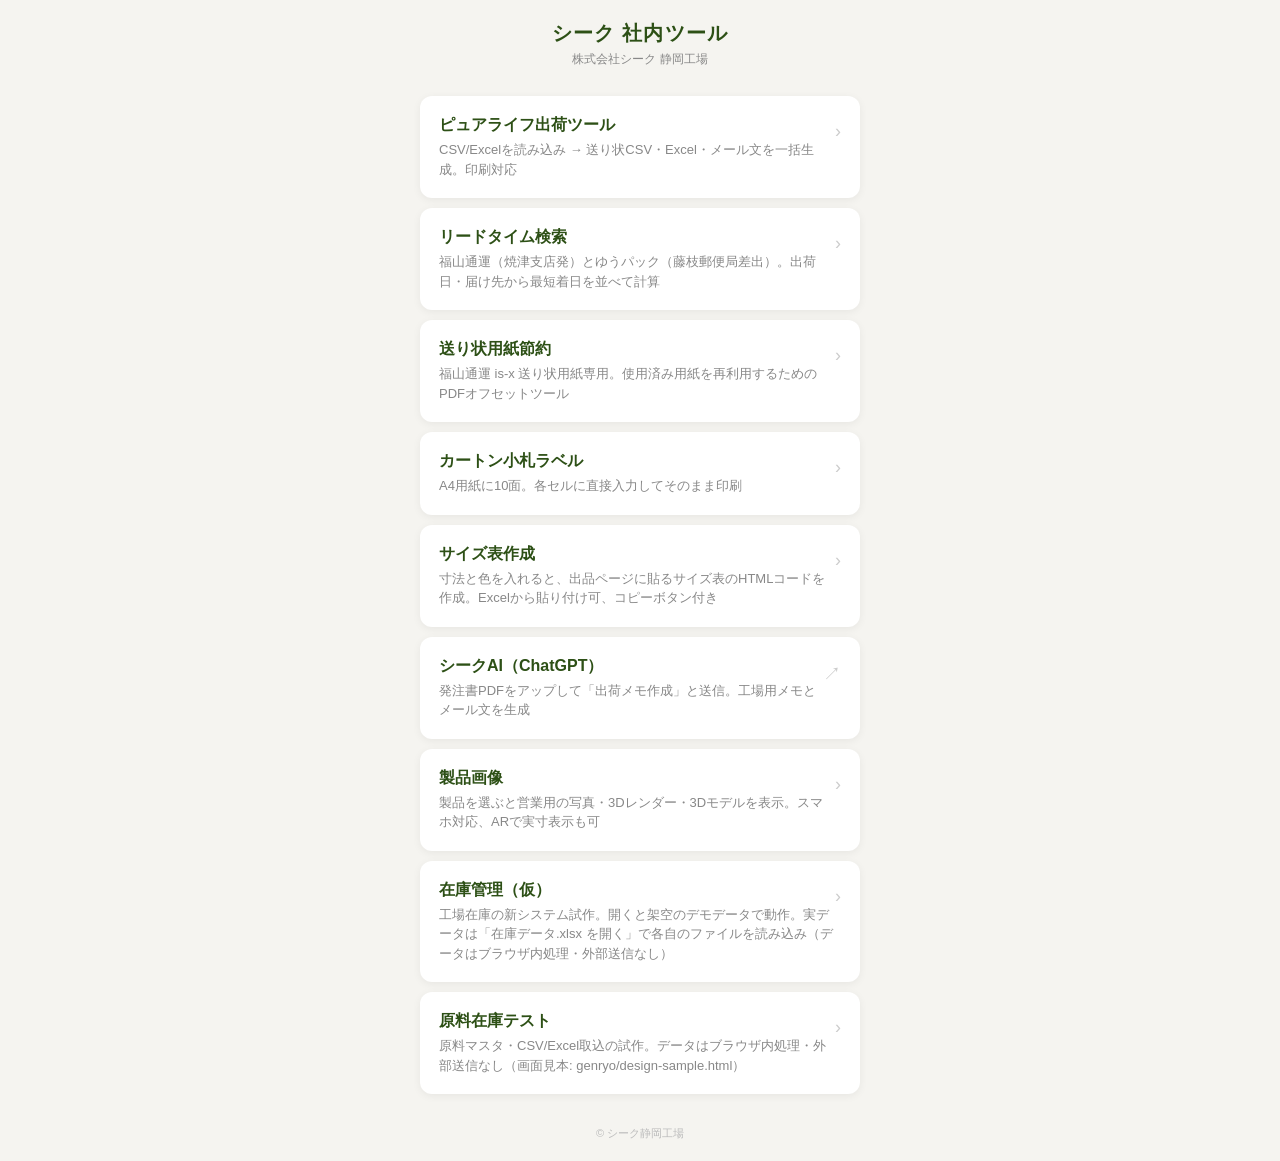
<file: index.html>
<!DOCTYPE html>
<html lang="ja">
<head>
<meta charset="UTF-8">
<meta name="viewport" content="width=device-width,initial-scale=1">
<title>シーク 社内ツール</title>
<!-- ファビコン: 青地に白の「S」(Liberation Sans BoldのアウトラインをSVGパス化・画像ファイル不要) -->
<link rel="icon" href="data:image/svg+xml,%3Csvg%20xmlns=%22http://www.w3.org/2000/svg%22%20viewBox=%220%200%20100%20100%22%3E%3Crect%20width=%22100%22%20height=%22100%22%20fill=%22%231565C0%22/%3E%3Cg%20transform=%22translate(50%2050)%20scale(0.04276%20-0.04276)%20translate(-672.5%20-705.0)%22%3E%3Cpath%20d=%22M1286%20406Q1286%20199%201132.5%2089.5Q979%20-20%20682%20-20Q411%20-20%20257.0%2076.0Q103%20172%2059%20367L344%20414Q373%20302%20457.0%20251.5Q541%20201%20690%20201Q999%20201%20999%20389Q999%20449%20963.5%20488.0Q928%20527%20863.5%20553.0Q799%20579%20616%20616Q458%20653%20396.0%20675.5Q334%20698%20284.0%20728.5Q234%20759%20199.0%20802.0Q164%20845%20144.5%20903.0Q125%20961%20125%201036Q125%201227%20268.5%201328.5Q412%201430%20686%201430Q948%201430%201079.5%201348.0Q1211%201266%201249%201077L963%201038Q941%201129%20873.5%201175.0Q806%201221%20680%201221Q412%201221%20412%201053Q412%20998%20440.5%20963.0Q469%20928%20525.0%20903.5Q581%20879%20752%20842Q955%20799%201042.5%20762.5Q1130%20726%201181.0%20677.5Q1232%20629%201259.0%20561.5Q1286%20494%201286%20406Z%22%20fill=%22%23fff%22/%3E%3C/g%3E%3C/svg%3E">
<style>
*{box-sizing:border-box;margin:0;padding:0}
:root{--bg:#f5f4f0;--card:#fff;--pri:#2d5016;--pri2:#4a7c28;--txt:#1a1a1a;--sub:#888;--bdr:#e0ddd8;--rad:12px;--sh:0 2px 8px rgba(0,0,0,.06)}
body{font-family:-apple-system,"Hiragino Kaku Gothic ProN","Hiragino Sans",Meiryo,sans-serif;background:var(--bg);color:var(--txt);min-height:100vh;padding:20px 16px}
.w{max-width:440px;margin:0 auto}
header{text-align:center;margin-bottom:28px}
h1{font-size:20px;font-weight:800;color:var(--pri);letter-spacing:.06em}
h1 small{display:block;font-size:12px;font-weight:400;color:var(--sub);margin-top:4px;letter-spacing:0}
.tools{display:flex;flex-direction:column;gap:10px}
a.tool{display:block;background:var(--card);border-radius:var(--rad);padding:18px 18px;box-shadow:var(--sh);text-decoration:none;color:var(--txt);transition:transform .12s,box-shadow .12s;border:1.5px solid transparent}
a.tool:hover{transform:translateY(-1px);box-shadow:0 4px 14px rgba(0,0,0,.1);border-color:var(--pri2)}
a.tool:active{transform:translateY(0)}
.tool-name{font-size:16px;font-weight:700;color:var(--pri);margin-bottom:4px}
.tool-desc{font-size:13px;color:var(--sub);line-height:1.5}
.tool-arrow{float:right;margin-top:6px;color:#ccc;font-size:18px}
footer{text-align:center;margin-top:32px;font-size:11px;color:#bbb}
</style>
</head>
<body>
<div class="w">
 <header>
  <h1>シーク 社内ツール<small>株式会社シーク 静岡工場</small></h1>
 </header>
 <div class="tools">
  <a class="tool" href="csv-formatter/index.html">
   <span class="tool-arrow">›</span>
   <div class="tool-name">ピュアライフ出荷ツール</div>
   <div class="tool-desc">CSV/Excelを読み込み → 送り状CSV・Excel・メール文を一括生成。印刷対応</div>
  </a>
  <a class="tool" href="lead-time.html">
   <span class="tool-arrow">›</span>
   <div class="tool-name">リードタイム検索</div>
   <div class="tool-desc">福山通運（焼津支店発）とゆうパック（藤枝郵便局差出）。出荷日・届け先から最短着日を並べて計算</div>
  </a>
  <a class="tool" href="pdf-offset-tool.html">
   <span class="tool-arrow">›</span>
   <div class="tool-name">送り状用紙節約</div>
   <div class="tool-desc">福山通運 is-x 送り状用紙専用。使用済み用紙を再利用するためのPDFオフセットツール</div>
  </a>
  <a class="tool" href="form-label-a4.html">
   <span class="tool-arrow">›</span>
   <div class="tool-name">カートン小札ラベル</div>
   <div class="tool-desc">A4用紙に10面。各セルに直接入力してそのまま印刷</div>
  </a>
  <a class="tool" href="size-table.html">
   <span class="tool-arrow">›</span>
   <div class="tool-name">サイズ表作成</div>
   <div class="tool-desc">寸法と色を入れると、出品ページに貼るサイズ表のHTMLコードを作成。Excelから貼り付け可、コピーボタン付き</div>
  </a>
  <a class="tool" href="https://chatgpt.com/g/g-p-698dc10e7dcc81919b89697a8e991118-sikuai/project" target="_blank" rel="noopener">
   <span class="tool-arrow">↗</span>
   <div class="tool-name">シークAI（ChatGPT）</div>
   <div class="tool-desc">発注書PDFをアップして「出荷メモ作成」と送信。工場用メモとメール文を生成</div>
  </a>
  <a class="tool" href="products/index.html">
   <span class="tool-arrow">›</span>
   <div class="tool-name">製品画像</div>
   <div class="tool-desc">製品を選ぶと営業用の写真・3Dレンダー・3Dモデルを表示。スマホ対応、ARで実寸表示も可</div>
  </a>
  <a class="tool" href="inventory/index.html">
   <span class="tool-arrow">›</span>
   <div class="tool-name">在庫管理（仮）</div>
   <div class="tool-desc">工場在庫の新システム試作。開くと架空のデモデータで動作。実データは「在庫データ.xlsx を開く」で各自のファイルを読み込み（データはブラウザ内処理・外部送信なし）</div>
  </a>
  <a class="tool" href="genryo/index.html">
   <span class="tool-arrow">›</span>
   <div class="tool-name">原料在庫テスト</div>
   <div class="tool-desc">原料マスタ・CSV/Excel取込の試作。データはブラウザ内処理・外部送信なし（画面見本: genryo/design-sample.html）</div>
  </a>
 </div>
 <footer>© シーク静岡工場</footer>
</div>
</body>
</html>
</file>
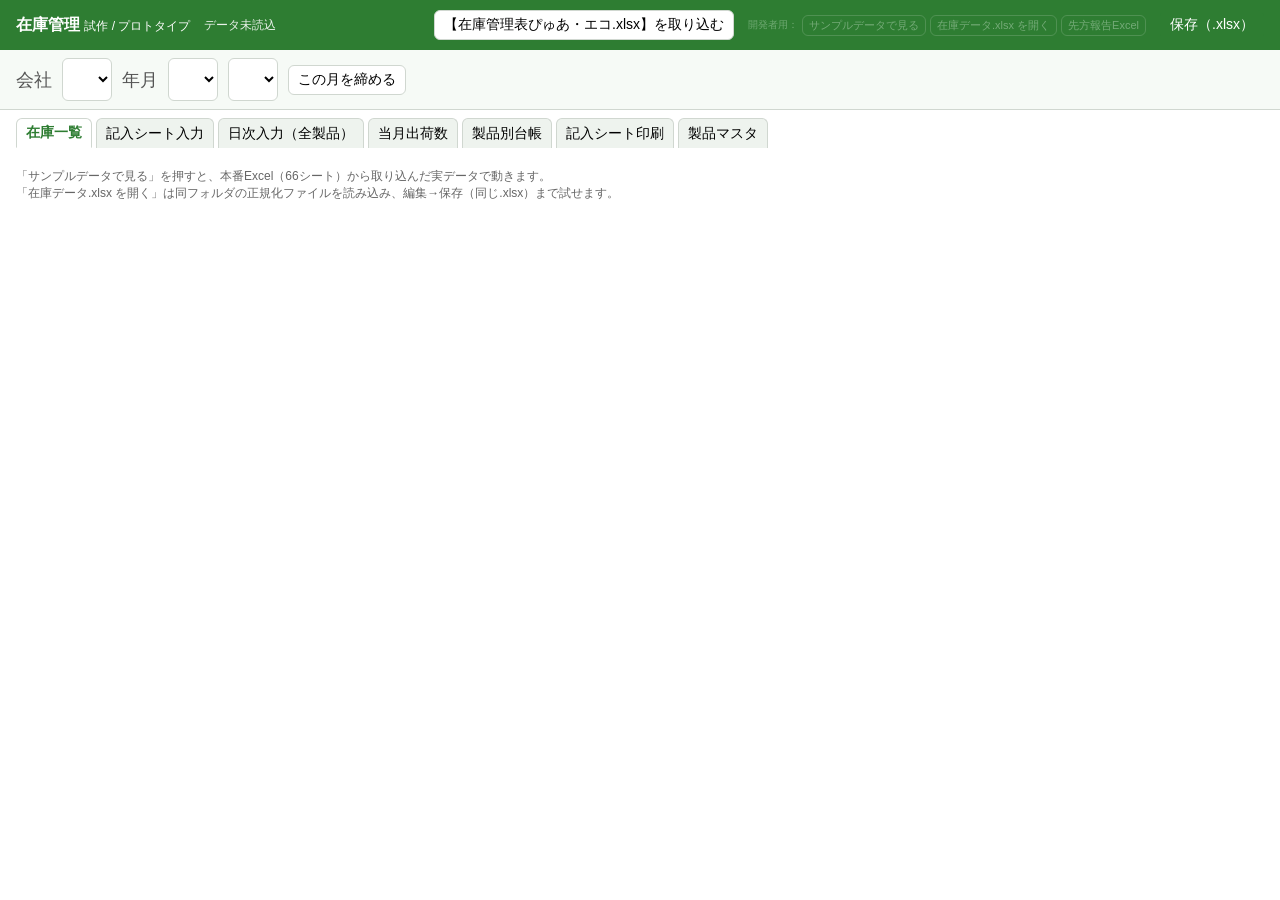
<file: inventory/index.html>
<!DOCTYPE html>
<html lang="ja">
<head>
<meta charset="UTF-8">
<meta name="viewport" content="width=device-width, initial-scale=1">
<title>在庫管理（試作）</title>
<!-- ファビコン: 青地に白の「S」(Liberation Sans BoldのアウトラインをSVGパス化・画像ファイル不要) -->
<link rel="icon" href="data:image/svg+xml,%3Csvg%20xmlns=%22http://www.w3.org/2000/svg%22%20viewBox=%220%200%20100%20100%22%3E%3Crect%20width=%22100%22%20height=%22100%22%20fill=%22%231565C0%22/%3E%3Cg%20transform=%22translate(50%2050)%20scale(0.04276%20-0.04276)%20translate(-672.5%20-705.0)%22%3E%3Cpath%20d=%22M1286%20406Q1286%20199%201132.5%2089.5Q979%20-20%20682%20-20Q411%20-20%20257.0%2076.0Q103%20172%2059%20367L344%20414Q373%20302%20457.0%20251.5Q541%20201%20690%20201Q999%20201%20999%20389Q999%20449%20963.5%20488.0Q928%20527%20863.5%20553.0Q799%20579%20616%20616Q458%20653%20396.0%20675.5Q334%20698%20284.0%20728.5Q234%20759%20199.0%20802.0Q164%20845%20144.5%20903.0Q125%20961%20125%201036Q125%201227%20268.5%201328.5Q412%201430%20686%201430Q948%201430%201079.5%201348.0Q1211%201266%201249%201077L963%201038Q941%201129%20873.5%201175.0Q806%201221%20680%201221Q412%201221%20412%201053Q412%20998%20440.5%20963.0Q469%20928%20525.0%20903.5Q581%20879%20752%20842Q955%20799%201042.5%20762.5Q1130%20726%201181.0%20677.5Q1232%20629%201259.0%20561.5Q1286%20494%201286%20406Z%22%20fill=%22%23fff%22/%3E%3C/g%3E%3C/svg%3E">
<script src="vendor/xlsx.bundle.js"></script>
<style>
  :root{ --line:#d0d7d0; --head:#e8f0e8; --accent:#2e7d32; --warn:#c62828; --soft:#f6faf6; }
  *{ box-sizing:border-box; }
  body{ font-family:"Hiragino Sans","Yu Gothic",sans-serif; margin:0; color:#1b1b1b; background:#fff; font-size:14px; }
  header{ background:var(--accent); color:#fff; padding:10px 16px; display:flex; gap:14px; align-items:center; flex-wrap:wrap; }
  header h1{ font-size:16px; margin:0; font-weight:700; }
  header .status{ font-size:12px; opacity:.9; }
  .bar{ padding:8px 16px; border-bottom:1px solid var(--line); display:flex; gap:10px; align-items:center; flex-wrap:wrap; background:var(--soft); }
  .bar label{ font-size:18px; color:#555; }
  /* 会社・年月セレクタは大きめ（現行の約1.5倍） */
  .bar select{ font-size:21px; padding:8px 14px; }
  select,button{ font-size:14px; padding:5px 9px; border:1px solid var(--line); border-radius:6px; background:#fff; }
  button{ cursor:pointer; }
  button.primary{ background:var(--accent); color:#fff; border-color:var(--accent); }
  button:hover{ filter:brightness(.97); }
  nav{ display:flex; gap:4px; padding:8px 16px 0; flex-wrap:wrap; }
  nav button{ border-bottom:none; border-radius:6px 6px 0 0; background:#eef3ee; }
  nav button.active{ background:#fff; border-bottom:1px solid #fff; font-weight:700; color:var(--accent); }
  main{ padding:14px 16px 60px; }
  table{ border-collapse:collapse; width:100%; }
  th,td{ border:1px solid var(--line); padding:4px 8px; text-align:right; white-space:nowrap; }
  th{ background:var(--head); font-weight:700; text-align:center; position:sticky; top:0; }
  td.l,th.l{ text-align:left; }
  tr.clickable{ cursor:pointer; }
  tr.clickable:hover td{ background:#f0f7f0; }
  .alert{ color:var(--warn); font-weight:700; }
  /* 開発者用ボタン群（目立たせない） */
  .devtools{ display:inline-flex; align-items:center; gap:4px; opacity:.4; }
  .devtools:hover{ opacity:.85; }
  .devlabel{ font-size:10px; color:#cdebd0; }
  button.dev{ font-size:11px; padding:2px 6px; background:transparent; color:#dceede; border:1px solid rgba(255,255,255,.4); }
  .pill{ display:inline-block; font-size:11px; padding:1px 6px; border-radius:10px; background:#eef; color:#335; margin-left:4px; }
  .pill.wh{ background:#fff3e0; color:#995; }
  .muted{ color:#888; }
  .sat{ background:#eef6ff; } .sun{ background:#fdeef4; }
  input.qty{ width:62px; text-align:right; font-size:14px; padding:3px; border:1px solid #cfd; border-radius:4px; }
  input.note{ width:100%; font-size:13px; padding:3px; border:1px solid #eee; border-radius:4px; }
  textarea{ width:100%; height:240px; font-family:inherit; font-size:13px; padding:8px; border:1px solid var(--line); border-radius:6px; }
  .note-cell{ text-align:left; min-width:160px; }
  .totrow td{ background:#fffde7; font-weight:700; }
  .hint{ font-size:12px; color:#666; margin:6px 0 12px; }
  .two{ display:grid; grid-template-columns:1fr 1fr; gap:18px; }
  @media(max-width:800px){ .two{ grid-template-columns:1fr; } }
  h2{ font-size:15px; margin:6px 0 10px; border-left:4px solid var(--accent); padding-left:8px; }
  /* 記入シート印刷 */
  .print-wrap{ display:grid; grid-template-columns:repeat(auto-fill,minmax(300px,1fr)); gap:12px; align-items:start; }
  .psheet table{ width:100%; border-collapse:collapse; font-size:11px; border:1px solid #777; table-layout:fixed; }
  /* 日付・入庫・出庫は同じ固定幅、在庫数は中、備考は残り（最も広い） */
  .psheet col.c-d{ width:12%; }
  .psheet col.c-i,.psheet col.c-o{ width:13.2%; } /* 入庫・出庫は10%増(12→13.2) */
  .psheet col.c-s{ width:24%; }                   /* 在庫数は80%(30→24) */
  .psheet col.c-n{ width:37.6%; }                 /* 余り幅は備考へ(34→37.6) */
  .psheet th,.psheet td{ border:1px solid #777; padding:1px 4px; text-align:right; height:16px; }
  .psheet th{ background:#bfe0bf; }
  .psheet .phead{ background:none; font-size:15px; font-weight:400; text-align:center; vertical-align:middle; height:40px; }
  .psheet .colhead th{ font-weight:400; }
  .print-ym{ text-align:right; font-weight:700; font-size:14px; margin:0 4px 6px 0; color:#333; }
  /* ★印刷の上余白＝バインダー用。1つ目の値(20mm)が上。増減はここ。 右/下/左=8mm */
  @page{ margin:20mm 8mm 8mm 8mm; }
  /* 処理中オーバーレイ（ぐるぐる＋％） */
  .proc-overlay{ position:fixed; inset:0; z-index:3000; background:rgba(20,35,25,.55); display:none; align-items:center; justify-content:center; opacity:1; transition:opacity .45s ease; }
  .proc-overlay.on{ display:flex; }
  .proc-overlay.fade{ opacity:0; }
  .proc-check{ width:46px; height:46px; margin:2px auto 14px; border-radius:50%; background:var(--accent); color:#fff; font-size:28px; line-height:46px; }
  .proc-box{ background:#fff; border-radius:12px; padding:26px 36px; box-shadow:0 12px 40px rgba(0,0,0,.3); text-align:center; min-width:260px; }
  .proc-spinner{ width:46px; height:46px; margin:2px auto 14px; border:5px solid #e3e8ee; border-top-color:var(--accent); border-radius:50%; animation:proc-spin .8s linear infinite; }
  @keyframes proc-spin{ to{ transform:rotate(360deg); } }
  .proc-title{ font-size:14px; font-weight:700; color:#2c3e50; }
  .proc-pct{ font-size:30px; font-weight:800; color:var(--accent); font-variant-numeric:tabular-nums; margin-top:6px; min-height:30px; }
  .proc-sub{ font-size:12px; color:#888; margin-top:2px; }
  .psheet .carry,.psheet .tot td{ background:#ffe98a; font-weight:700; }
  .psheet td.l,.psheet th.l{ text-align:left; }
  .psheet .small{ font-size:10px; color:#444; }
  .psheet .metarow td{ height:18px; line-height:14px; } /* 注記の有無で高さが変わらないよう固定 */
  .psheet tr.sat td{ background:#c9d6e8; } .psheet tr.sun td{ background:#f0cdd8; }
  .psheet .alertcell{ color:var(--warn); font-weight:700; }
  /* 記入シート入力（画面用）: 印刷シートと同じ見た目に入力セルを重ねる */
  .sheetin .psheet input{ width:100%; border:none; background:transparent; text-align:right; font:inherit; padding:0; box-sizing:border-box; }
  .sheetin .psheet input.nt{ text-align:left; }
  .sheetin .psheet td:has(input:focus){ background:#ffd83d; }
  .sheetin .psheet input:focus{ background:#ffd83d; outline:none; padding-right:5px; caret-color:#000; }
  .sheetin .psheet input.nt:focus{ padding-right:0; padding-left:2px; }
  .sheetin .psheet.cur .phead{ background:var(--accent); color:#fff; }
  @media print{
    header,.bar,nav,.noprint{ display:none !important; }
    main{ padding:0; }
    .print-wrap{ gap:6px; }
    .psheet{ page-break-inside:avoid; }
    .psheet table{ font-size:10px; }
    .print-wrap.cols4 .psheet table{ font-size:9px; }
    .print-wrap.cols4 .psheet th,.print-wrap.cols4 .psheet td{ padding:1px 2px; height:16px; }
    .print-wrap.cols4 .psheet .phead{ font-size:13px; height:40px; }
    /* 年月は画面用の見出し(.print-ym)では出さず、@pageの@top-rightマージンボックスで全ページ右上の余白に描く。
       Chrome実測: fixedはtop:0=本文上端(20mm)が下限で、負値/transformは下に回り込むため不可。マージンボックスならflowに影響せずテーブルは20mm固定のまま全ページ右上に出る。年月文字はrenderPrintが動的<style>で注入。 */
    .print-ym{ display:none; }
  }
</style>
</head>
<body>
<header>
  <h1>在庫管理 <span style="font-weight:400;font-size:12px;">試作 / プロトタイプ</span></h1>
  <span class="status" id="status">データ未読込</span>
  <span style="flex:1"></span>
  <button onclick="pickLegacy()" title="元の在庫管理表ぴゅあ・エコ.xlsx（66シート）を取り込んで正規化">【在庫管理表ぴゅあ・エコ.xlsx】を取り込む</button>
  <span class="devtools" title="開発者用">
    <span class="devlabel">開発者用：</span>
    <button class="dev" onclick="loadSample()">サンプルデータで見る</button>
    <button class="dev" onclick="pickFile()">在庫データ.xlsx を開く</button>
    <button class="dev" onclick="genPartner()" title="選択月の会社別 製品出入庫表を出力（先方送付用）">先方報告Excel</button>
  </span>
  <button class="primary" onclick="save()">保存（.xlsx）</button>
</header>

<div class="bar">
  <label>会社</label>
  <select id="company" onchange="render()"></select>
  <label>年月</label>
  <select id="ymY" onchange="render()"></select>
  <select id="ymM" onchange="render()"></select>
  <button id="closeBtn" onclick="closeMonth()" title="月末在庫を翌月の前月繰越（月初在庫）として確定します">この月を締める</button>
  <span id="closeBadge" class="muted"></span>
  <span class="muted" id="counts"></span>
</div>

<nav id="tabs">
  <button data-tab="stock" class="active" onclick="setTab('stock')">在庫一覧</button>
  <button data-tab="sheetin" onclick="setTab('sheetin')">記入シート入力</button>
  <button data-tab="dayin" onclick="setTab('dayin')">日次入力（全製品）</button>
  <button data-tab="ship" onclick="setTab('ship')">当月出荷数</button>
  <button data-tab="ledger" onclick="setTab('ledger')">製品別台帳</button>
  <button data-tab="print3n" onclick="setTab('print3n')">記入シート印刷</button>
  <button data-tab="master" onclick="setTab('master')">製品マスタ</button>
</nav>

<main id="view"><p class="hint">「サンプルデータで見る」を押すと、本番Excel（66シート）から取り込んだ実データで動きます。<br>「在庫データ.xlsx を開く」は同フォルダの正規化ファイルを読み込み、編集→保存（同じ.xlsx）まで試せます。</p></main>

<div class="proc-overlay" id="procOverlay" aria-hidden="true">
  <div class="proc-box">
    <div class="proc-spinner"></div>
    <div class="proc-title" id="procTitle">処理中です…</div>
    <div class="proc-pct" id="procPct"></div>
    <div class="proc-sub" id="procSub"></div>
  </div>
</div>

<script src="seed-data.js"></script>
<script>
const S = { products:[], periods:{}, movements:[], closed:{}, tab:'stock', fileHandle:null, fileName:null, inputDate:null, activity:{}, _uidSeq:0 };
const COMP_ORDER = ['ピュアライフ','エコレイズ','シーク'];
const compIdx = c => { const i=COMP_ORDER.indexOf(c); return i<0?99:i; };
const $ = id => document.getElementById(id);
const pkey = (c,ym,n) => c+'|'+ym+'|'+n;
const mkey = (c,n,ym) => c+'|'+n+'|'+ym;

/* 処理中オーバーレイ（ぐるぐる＋進捗%）— csv-formatter方式 */
const procUI = {
  show(title,sub){ $('procTitle').textContent=title||'処理中です…'; this.pct(null); this.sub(sub||'');
    const o=$('procOverlay'); o.classList.add('on'); o.setAttribute('aria-hidden','false'); },
  pct(p){ $('procPct').textContent = (p==null?'':p+'%'); },
  sub(t){ $('procSub').textContent=t||''; },
  hide(){ const o=$('procOverlay'); o.classList.remove('on','fade'); o.setAttribute('aria-hidden','true');
    const sp=o.querySelector('.proc-spinner'); if(sp) sp.style.display=''; const ck=o.querySelector('.proc-check'); if(ck) ck.remove(); },
  done(title,sub){ const o=$('procOverlay'); this.show(title||'完了しました',sub);
    const sp=o.querySelector('.proc-spinner'); if(sp) sp.style.display='none';
    if(!o.querySelector('.proc-check')){ const ck=document.createElement('div'); ck.className='proc-check'; ck.textContent='✓'; sp.parentNode.insertBefore(ck,sp); }
    setTimeout(()=>{ o.classList.add('fade'); setTimeout(()=>this.hide(),450); }, 1400); },
};
const yieldUI = ()=>new Promise(r=>setTimeout(r, 0)); // 背景タブでも確実に進むようrAFでなくsetTimeout

/* ---------- load ---------- */
function ingest(d){
  S._uidSeq = 0;
  S.products = d.products.map(p=>({ active:true, ordered:false, ...p, uid:++S._uidSeq }));
  S.periods = {};
  d.periods.forEach(r=> S.periods[pkey(r.company,r.ym,r.name)] = r.opening);
  S.movements = d.movements.map(m=>({...m}));
  S.closed = {}; (d.closed||[]).forEach(([ym,dt])=> S.closed[ym]=dt||'○');
  // よく出る順の指標：直近2ヶ月で出庫が立った件数（製造終了・休眠品を下げる）
  const ymNum = ym => { const [y,m]=ym.split('-').map(Number); return y*12+m; };
  let maxN=0; S.movements.forEach(m=> maxN=Math.max(maxN, ymNum(m.ym)));
  const cutoff = maxN-1;
  S.activity = {};
  S.movements.forEach(m=>{ if(m.out>0 && ymNum(m.ym)>=cutoff){ const k=m.company+'|'+m.name; S.activity[k]=(S.activity[k]||0)+1; } });
  buildSelectors();
  render();
}
function act(p){ return S.activity[p.company+'|'+p.name]||0; }

/* ---------- 変更マーカー（自動保存は廃止：保存ボタンで書き出す） ---------- */
function markDirty(){
  S.dirty=true;
  $('status').textContent=(S.fileName||'')+' / ●未保存の変更あり（右上の「保存」で書き出し）';
}
window.addEventListener('beforeunload', e=>{ if(S.dirty){ e.preventDefault(); e.returnValue=''; } });
function alertText(p,a){
  if(p.alert==null||p.alert==='') return '-';
  if(a.breach) return p.ordered? `${p.alert}以下・発注済` : `${p.alert}以下 ⚠ご発注`;
  return `${p.alert}以下`;
}
function loadSample(){
  if(!window.SEED){ alert('seed-data.js が見つかりません'); return; }
  ingest(structuredClone(window.SEED));
  S.fileHandle=null; S.fileName='（サンプル）';
  setStatus();
}
async function pickFile(){
  try{
    if(window.showOpenFilePicker){
      const [h] = await window.showOpenFilePicker({types:[{description:'Excel',accept:{'application/vnd.openxmlformats-officedocument.spreadsheetml.sheet':['.xlsx']}}]});
      S.fileHandle=h; const f=await h.getFile(); S.fileName=f.name;
      // 書き込み権限をここで一度だけ要求（ファイル選択直後のユーザー操作扱いのうちに）
      // →保存時に毎回「保存を許可しますか」と聞かれなくなる
      try{ if(h.requestPermission) await h.requestPermission({mode:'readwrite'}); }catch(_){}
      await readXlsx(await f.arrayBuffer());
    }else{
      const inp=document.createElement('input'); inp.type='file'; inp.accept='.xlsx';
      inp.onchange=async e=>{ const f=e.target.files[0]; if(!f)return; S.fileName=f.name; S.fileHandle=null; await readXlsx(await f.arrayBuffer()); };
      inp.click();
    }
  }catch(err){ if(err.name!=='AbortError') alert('読込エラー: '+err.message); }
}
function fmtDate(v){
  if(v instanceof Date){ return v.getFullYear()+'-'+String(v.getMonth()+1).padStart(2,'0')+'-'+String(v.getDate()).padStart(2,'0'); }
  return String(v).slice(0,10);
}
async function readXlsx(buf){
  procUI.show('在庫データを読み込み中…','ファイルを解析しています…'); await yieldUI();
  try{
  const wb = XLSX.read(buf,{type:'array',cellDates:true});
  const peSheet = wb.Sheets['月初在庫'] || wb.Sheets['期首残'];
  if(!wb.Sheets['製品マスタ'] || !wb.Sheets['入出庫']){
    const legacy = wb.SheetNames.some(n=>/^\d{4}年\d{1,2}月(ぴゅあ|エコ)\s*$/.test(n));
    procUI.hide();
    alert(legacy
      ? 'これは元の在庫管理表（月シートが並ぶ形式）のようです。\nこのアプリは正規化済み「在庫データ.xlsx」を読みます。\n「元Excelを取り込む」ボタンから取り込んでください。'
      : 'このファイルには「製品マスタ／期首残／入出庫」シートがありません。\n正規化済みの 在庫データ.xlsx を選んでください。');
    return;
  }
  const pm = XLSX.utils.sheet_to_json(wb.Sheets['製品マスタ']||{});
  const pe = XLSX.utils.sheet_to_json(peSheet||{});
  const mv = XLSX.utils.sheet_to_json(wb.Sheets['入出庫']||{});
  const d = {
    products: pm.map(r=>({ _id:r['製品ID'], company:r['会社'], torihiki:r['取引先'], name:r['商品名'],
      mode:r['数え方']||'decimal', unitsPerCase:r['入り数']||null, unitLabel:r['単位']||'ケース',
      alert:(r['アラート']??null), sort:r['並び順']||0, isWarehouse:r['倉庫品']==='○', note:r['注記']||'',
      active: r['有効']==null||r['有効']===''?true:(r['有効']==='○'||r['有効']===true), ordered: r['発注済']==='○' })),
    periods: pe.map(r=>({ company:r['会社'], ym:String(r['年月']), name:r['商品名'], opening:(r['月初在庫']??r['期首残']) })),
    movements: mv.map(r=>{ const ds=fmtDate(r['日付']); return { company:r['会社'], name:r['商品名'], date:ds,
      ym:ds.slice(0,7), in:r['入庫']??null, out:r['出庫']??null, note:r['備考']||'' }; }), // 0は明示的な0として保持、空セル=null
    closed: XLSX.utils.sheet_to_json(wb.Sheets['締め']||{}).map(r=>[String(r['年月']),String(r['締め日']||'')])
  };
  ingest(d); setStatus();
  procUI.hide();
  }catch(e){ procUI.hide(); alert('読込エラー: '+e.message); }
}
function setStatus(){ $('status').textContent = (S.fileName||'') + ' / 製品'+S.products.length+'・入出庫'+S.movements.length+'件'; }

/* ---------- 元Excel（66シート）取り込み → 正規化 ---------- */
async function pickLegacy(){
  try{
    let buf;
    if(window.showOpenFilePicker){
      const [h] = await window.showOpenFilePicker({types:[{description:'Excel',accept:{'application/vnd.openxmlformats-officedocument.spreadsheetml.sheet':['.xlsx']}}]});
      const f=await h.getFile(); S.fileName='（'+f.name+'から正規化）'; buf=await f.arrayBuffer();
    }else{
      buf=await new Promise((res,rej)=>{ const inp=document.createElement('input'); inp.type='file'; inp.accept='.xlsx';
        inp.onchange=e=>{ const f=e.target.files[0]; if(!f)return rej({name:'AbortError'}); S.fileName='（'+f.name+'から正規化）'; f.arrayBuffer().then(res); }; inp.click(); });
    }
    await importLegacy(buf);
  }catch(err){ if(err.name!=='AbortError') alert('取り込みエラー: '+err.message); }
}
async function importLegacy(buf){
  procUI.show('元Excelを読み込み中…','ファイルを解析しています…');
  await yieldUI();
  try{
  const wb = XLSX.read(buf,{type:'array',cellDates:true});
  const COMP = { 'ぴゅあ':['ピュアライフ','PLHD㈱'], 'エコ':['エコレイズ','エコレイズ㈱'] };
  const sheetRe = /^(\d{4})年(\d{1,2})月(ぴゅあ|エコ)$/;
  const products={}, order={}, periods=[], movements=[];
  const isDate=v=>v instanceof Date;
  const parseDate=v=>{ if(isDate(v)) return v;
    if(typeof v==='string'){ const m=v.match(/^\s*(\d{4})[\/\-](\d{1,2})[\/\-](\d{1,2})/); if(m) return new Date(+m[1],+m[2]-1,+m[3]); }
    return null; };
  let sheetCount=0;
  const names=wb.SheetNames, total=names.length;
  for(let si=0; si<total; si++){
    const name=names[si];
    const mm=sheetRe.exec(name.trim());
    if(mm){
    sheetCount++;
    const [company,torihiki]=COMP[mm[3]];
    const ym=mm[1]+'-'+String(+mm[2]).padStart(2,'0');
    const aoa=XLSX.utils.sheet_to_json(wb.Sheets[name],{header:1,raw:true,defval:null});
    const at=(r,c)=>(aoa[r]?aoa[r][c]:undefined);
    // anchors: cell === '取引先' in first 8 rows
    for(let r=0;r<8 && r<aoa.length;r++){ const row=aoa[r]||[];
      for(let c=0;c<row.length;c++){ if(row[c]!=='取引先') continue;
        let nm=at(r+1,c+4); if(nm==null||String(nm).trim()==='') continue;
        nm=String(nm).replace(/[　\n]/g,' ').replace(/\s+/g,' ').trim();
        const carry=String(at(r,c+12)||'');
        const opening=at(r+1,c+12);
        // alert
        let alert=null;
        for(let rr=r+38; rr<=r+45 && alert===null; rr++) for(let co=0; co<=18; co++){
          const v=at(rr,c+co);
          if(typeof v==='string' && v.includes('在庫アラート')){
            for(let c2=co+1;c2<=co+8;c2++){ const nv=at(rr,c+c2); if(typeof nv==='number'){ alert=nv; break; } } }
        }
        // note (※)
        let note=null;
        for(let rr=r+38; rr<=r+45; rr++) for(let co=0; co<=18; co++){
          const v=at(rr,c+co); if(typeof v==='string' && v.trim().startsWith('※')) note=v.trim();
        }
        const isWh=nm.startsWith('【倉庫】');
        if(!products[nm]){
          order[company]=(order[company]||0)+10;
          products[nm]={ _id:company.slice(0,2)+String(order[company]).padStart(3,'0'),
            name:nm, company, torihiki,
            mode: nm==='フレグランスジェット'?'pack':(isWh?'unit':'decimal'),
            unitsPerCase: nm==='フレグランスジェット'?30:null,
            unitLabel: (carry.includes('（本）')||carry.includes('(本)'))?'本':(carry.includes('（箱）')||carry.includes('(箱)'))?'箱':'ケース',
            alert, sort:order[company], isWarehouse:isWh, note:note||'', active:true, ordered:/発注済/.test(note||'') };
        }
        const p=products[nm]; if(alert!=null) p.alert=alert; if(note){ p.note=note; if(/発注済/.test(note)) p.ordered=true; }
        if(typeof opening==='number') periods.push({company,ym,name:nm,opening});
        // daily rows
        for(let rr=r+7; rr<=r+44; rr++){
          const d=parseDate(at(rr,c+0)); if(!d) continue;
          const qin=at(rr,c+4), qout=at(rr,c+7), nt=at(rr,c+14);
          const hasIn=typeof qin==='number'&&qin, hasOut=typeof qout==='number'&&qout, hasNt=typeof nt==='string'&&nt.trim();
          if(hasIn||hasOut||hasNt){
            const ds=d.getFullYear()+'-'+String(d.getMonth()+1).padStart(2,'0')+'-'+String(d.getDate()).padStart(2,'0');
            movements.push({company,name:nm,date:ds,ym:ds.slice(0,7),in:hasIn?qin:null,out:hasOut?qout:null,note:hasNt?nt.trim():''});
          }
        }
      }
    }
    } // end if(mm)
    procUI.pct(Math.round((si+1)/total*100));
    procUI.sub(`シート ${si+1}/${total}`);
    if(si%8===0) await yieldUI();
  } // end for si
  if(!sheetCount){ procUI.hide(); alert('月シート（例「2026年6月ぴゅあ」）が見つかりませんでした。元の在庫管理表を選んでください。'); return; }
  ingest({ products:Object.values(products), periods, movements });
  S.fileHandle=null;
  setStatus();
  procUI.done('取り込み完了', `${sheetCount}シート → 製品${Object.keys(products).length}・入出庫${movements.length}件。「保存（.xlsx）」で書き出せます。`);
  }catch(e){ procUI.hide(); alert('取り込みエラー: '+e.message); }
}

/* ---------- selectors ---------- */
function months(){
  const set=new Set();
  Object.keys(S.periods).forEach(k=> set.add(k.split('|')[1]));
  S.movements.forEach(m=> set.add(m.ym));
  return [...set].sort();
}
function buildSelectors(){
  const comps=[...new Set(S.products.map(p=>p.company))];
  $('company').innerHTML = '<option value="all">両方（自社用）</option>' + comps.map(c=>`<option value="${c}">${c}</option>`).join('');
  const ms=months(); const cur = ms.includes('2026-06')?'2026-06':ms[ms.length-1];
  const years=[...new Set(ms.map(m=>m.slice(0,4)))];
  $('ymY').innerHTML = years.map(y=>`<option value="${y}"${y===cur.slice(0,4)?' selected':''}>${y}年</option>`).join('');
  $('ymM').innerHTML = Array.from({length:12},(_,i)=>{const mm=String(i+1).padStart(2,'0');
    return `<option value="${mm}"${mm===cur.slice(5)?' selected':''}>${i+1}月</option>`;}).join('');
}
function curYm(){ return $('ymY').value+'-'+$('ymM').value; }
function setYm(ym){ $('ymY').value=ym.slice(0,4); $('ymM').value=ym.slice(5); }

/* ---------- qty helpers (pack mode) ---------- */
function toUnits(p,v){ v=+v||0; const c=Math.floor(v+1e-9); const f=Math.round((v-c)*100); return c*(p.unitsPerCase||1)+f; }
function fromUnits(p,u){ const upc=p.unitsPerCase||1; const c=Math.floor(u/upc); const f=u-c*upc; return c + f/100; }
function fmtQty(p,v){
  if(p.mode==='pack'){ const upc=p.unitsPerCase||30; const u=toUnits(p,v); const c=Math.floor(u/upc); const r=u-c*upc; return r? `${c}ケース${r}本` : `${c}ケース`; }
  const n = Math.round((+v||0)*100)/100;
  return (Number.isInteger(n)? n : parseFloat(n.toFixed(2))) + (p.unitLabel||'');
}
function num(v){ return v==null||v===''?0:(+v||0); }

/* ---------- month aggregation ---------- */
function daysInMonth(ym){ const [y,m]=ym.split('-').map(Number); return new Date(y,m,0).getDate(); }
function prevYm(ym){ const [y,m]=ym.split('-').map(Number); return m===1? (y-1)+'-12' : y+'-'+String(m-1).padStart(2,'0'); }
function nextYm(ym){ const [y,m]=ym.split('-').map(Number); return m===12? (y+1)+'-01' : y+'-'+String(m+1).padStart(2,'0'); }
function isClosed(ym){ return !!S.closed[ym]; }
/* 月初在庫（前月繰越）の解決。カッコ意味論＝カッコなし:確定値／（）:未確定
   前月が締め済み → 保存された繰越が確定値。
   前月が未締め  → 保存値は使わず前月末在庫から自動計算（未確定・前月を直せば追従）。
   前月にデータが無い（データ開始月・スナップショット取込等）→ 保存値をそのまま使う */
function getOpening(p, ym, depth){
  const stored = S.periods[pkey(p.company,ym,p.name)];
  const pm = prevYm(ym);
  if(isClosed(pm) && stored!=null) return {v:stored, fixed:true};
  const prevHasData = S.periods[pkey(p.company,pm,p.name)]!=null
    || S.movements.some(m=>m.company===p.company&&m.name===p.name&&m.ym===pm);
  if((depth||0)<24 && prevHasData) return {v:aggregate(p,pm,(depth||0)+1).end, fixed:false};
  return {v:stored??0, fixed:stored!=null};
}
function aggregate(p, ym, depth){
  const c=p.company, n=p.name;
  const op = getOpening(p,ym,depth);
  const opening = op.v;
  const byDate = {};
  // in/out は null=未入力・0=明示的に0(記入済) を区別して保持する
  S.movements.filter(m=>m.company===c&&m.name===n&&m.ym===ym).forEach(m=>{
    (byDate[m.date] = byDate[m.date]||{in:null,out:null,note:''});
    if(m.in!=null) byDate[m.date].in = num(byDate[m.date].in) + num(m.in);
    if(m.out!=null) byDate[m.date].out = num(byDate[m.date].out) + num(m.out);
    if(m.note) byDate[m.date].note = m.note;
  });
  const pack = p.mode==='pack';
  let stockU = pack? toUnits(p,opening):0, stock = opening;
  let inU=0,outU=0,inN=0,outN=0;
  const rows=[];
  const dim=daysInMonth(ym);
  for(let d=1; d<=dim; d++){
    const date = ym+'-'+String(d).padStart(2,'0');
    const e = byDate[date]||{in:null,out:null,note:''};
    if(pack){ stockU += toUnits(p,e.in)-toUnits(p,e.out); stock=fromUnits(p,stockU); inU+=toUnits(p,e.in); outU+=toUnits(p,e.out); }
    else { stock += num(e.in)-num(e.out); inN+=num(e.in); outN+=num(e.out); }
    const dow = new Date(date).getDay();
    rows.push({date, d, in:e.in, out:e.out, note:e.note, stock, dow});
  }
  const sumIn  = pack? fromUnits(p,inU) : inN;
  const sumOut = pack? fromUnits(p,outU): outN;
  const end = stock;
  const cases = pack? Math.floor(toUnits(p,end)/(p.unitsPerCase||30)) : end;
  const breach = (p.alert!=null && p.alert!=='') && cases <= p.alert;
  return {opening, openingFixed:op.fixed, rows, sumIn, sumOut, end, breach};
}
/* 繰越の表示: 確定はそのまま・未確定は（）付き */
function fmtOpen(p,a,txt){ return a.openingFixed? txt : '（'+txt+'）'; }
/* ---------- 月締め ---------- */
function closeMonth(){
  if(!S.products.length){ alert('先にデータを読み込んでください'); return; }
  const ym=curYm(), ny=nextYm(ym);
  const j=s=>s.replace('-','年')+'月';
  const re=isClosed(ym);
  if(!confirm(
    (re? j(ym)+' は締め済みです。再締め（繰越の再計算）を行います。\n\n' : '')+
    j(ym)+' を締めます。\n'+
    j(ym)+'末の在庫を '+j(ny)+' の前月繰越（月初在庫）として確定します。\n'+
    '締めた後に '+j(ym)+' 以前を修正しても、'+j(ny)+' の繰越は自動では変わりません（もう一度締め直すと更新されます）。\n\n'+
    '※棚卸を終えて、差異の調整を入力してから締めてください。')) return;
  S.products.forEach(p=>{ const a=aggregate(p,ym); S.periods[pkey(p.company,ny,p.name)]=a.end; });
  S.closed[ym]=new Date().toISOString().slice(0,10);
  const sel=curYm(); buildSelectors(); setYm(sel); // 翌月が選択肢に増える
  markDirty(); render();
  procUI.done(j(ym)+'を締めました', '月末在庫を'+j(ny)+'の前月繰越として確定しました');
}

/* ---------- render ---------- */
function sortProds(arr){ return arr.sort((a,b)=> (compIdx(a.company)-compIdx(b.company)) || (act(b)-act(a)) || (a.sort||0)-(b.sort||0)); }
/* 通常順：出荷数(活動量)を使わず会社→マスタ並び順のみ */
function sortProdsPlain(arr){ return arr.sort((a,b)=> (compIdx(a.company)-compIdx(b.company)) || (a.sort||0)-(b.sort||0)); }
/* 印刷表示用の製品名整形（暫定。元Excel整理までの仮対応）: 全角【】→半角[]、名前に「倉庫」を含む場合は（倉庫）を重複付与しない */
function pdispName(p){ const nm=(p.name||'').replace(/【/g,'[').replace(/】/g,']'); return nm + (p.isWarehouse && !/倉庫/.test(nm) ? '（倉庫）' : ''); }
function curProducts(){
  const c=$('company').value, ym=curYm();
  const hasData=p=> S.periods[pkey(p.company,ym,p.name)]!=null || S.movements.some(m=>m.company===p.company&&m.name===p.name&&m.ym===ym);
  // 有効な製品＋（廃止でもその月にデータがある製品＝履歴は消えない）
  return sortProds(S.products.filter(p=> (c==='all'||p.company===c) && (p.active!==false || hasData(p))));
}
function allProds(){ const c=$('company').value; return sortProds(S.products.filter(p=> c==='all'||p.company===c)); }
function setTab(t){ S.tab=t; [...$('tabs').children].forEach(b=>b.classList.toggle('active',b.dataset.tab===t)); render(); }
function render(){
  if(!S.products.length){ return; }
  const ym=curYm();
  $('counts').textContent = '　'+curProducts().length+'品目';
  $('closeBadge').textContent = isClosed(ym)? '締め済み ✓ ('+S.closed[ym]+')' : '';
  $('closeBtn').textContent = isClosed(ym)? 'この月を締め直す' : 'この月を締める';
  if(S.tab==='stock') renderStock(ym);
  else if(S.tab==='sheetin') renderSheetInput(ym);
  else if(S.tab==='dayin') renderDayInput(ym);
  else if(S.tab==='ship') renderShip(ym);
  else if(S.tab==='ledger') renderLedger(ym);
  else if(S.tab==='print3n') renderPrintSheet(ym,3,true);
  else renderMaster();
}

function todayStr(){
  if(S.today) return S.today;
  const t=new Date(); return `${t.getFullYear()}-${String(t.getMonth()+1).padStart(2,'0')}-${String(t.getDate()).padStart(2,'0')}`;
}
/* 印刷の在庫数表示: 列幅節約のため全角「ケース」を半角「ｹｰｽ」に置換（印刷シート専用） */
function pq(p,v){ return fmtQty(p,v).replace(/ケース/g,'ｹｰｽ'); }
function renderPrintSheet(ym,cols,plain){
  cols=cols||3;
  const c=$('company').value;
  const sorter=plain?sortProdsPlain:sortProds;
  const prods=sorter(S.products.filter(p=> (c==='all'||p.company===c) && p.active!==false)); // 有効な製品のみ印刷
  const mNum=+ym.split('-')[1], yy=ym.split('-')[0];
  const today=todayStr();
  let blocks='';
  prods.forEach(p=>{
    const a=aggregate(p,ym);
    let drows='';
    a.rows.forEach(r=>{
      const cls=r.dow===0?'sun':(r.dow===6?'sat':'');
      // 未来日は在庫を出さない（手書き用）。ただし入出庫の予定入力がある行だけ（　）付きで予測在庫を出す
      const stockCell = r.date>today ? ((r.in!=null||r.out!=null)?`（${pq(p,r.stock)}）`:'') : pq(p,r.stock);
      drows+=`<tr class="${cls}"><td>${mNum}/${r.d}</td><td>${r.in??''}</td><td>${r.out??''}</td><td>${stockCell}</td><td class="l small">${r.note||''}</td></tr>`;
    });
    // 記入シートなので合計は手書き用に空欄（数値は在庫データ側で閲覧できる）
    const foot=`<tr class="tot"><td>合計</td><td></td><td></td><td class="carry"></td><td></td></tr>`;
    const meta=`<tr class="metarow"><td colspan=5 class="l small">${(p.alert!=null&&p.alert!=='')?`<span class="${a.breach?'alertcell':''}">在庫アラート：${p.alert} 以下</span>`:''}${p.note?'　'+p.note:''}</td></tr>`;
    blocks+=`<div class="psheet"><table>
       <colgroup><col class="c-d"><col class="c-i"><col class="c-o"><col class="c-s"><col class="c-n"></colgroup>
       <tr><th colspan=5 class="phead">${p.torihiki||p.company}　/　${pdispName(p)}</th></tr>
       <tr class="colhead"><th>日付</th><th>入庫</th><th>出庫</th><th>在庫数</th><th class="l">備考</th></tr>
       <tr><td colspan=3 class="l">前月繰越在庫数</td><td class="carry">${fmtOpen(p,a,pq(p,a.opening))}</td><td></td></tr>
       ${drows}${foot}${meta}
      </table></div>`;
  });
  $('view').innerHTML=`<div class="bar noprint" style="padding-left:0;background:none;border:none">
     <button class="primary" onclick="window.print()">🖨 印刷</button>
     <span class="muted">上の「会社」「年月」で対象を切替。現行レイアウト（製品ブロック・日＝行・前後の在庫が見える）。空欄は手書き用。<b>並び順：${plain?'通常順（マスタ順）':'会社ごと出荷数順'}</b>。<b>印刷は${cols}列／ページ</b>。上にバインダー余白20mm。</span>
   </div>
   <style>@page{ @top-right{ content:"${yy}年${mNum}月"; font-size:13px; font-weight:bold; color:#333; vertical-align:bottom; padding-bottom:4mm; } }</style>
   <div class="print-ym">${yy}年${mNum}月</div>
   <div class="print-wrap cols${cols}" style="grid-template-columns:repeat(${cols},minmax(0,1fr))">${blocks}</div>`;
}

function clampInputDate(ym){
  if(!S.inputDate || S.inputDate.slice(0,7)!==ym){
    const t=new Date(), tym=t.getFullYear()+'-'+String(t.getMonth()+1).padStart(2,'0');
    S.inputDate = (tym===ym)? ym+'-'+String(t.getDate()).padStart(2,'0') : ym+'-01';
  }
}
function moveDay(delta){
  const d=new Date(S.inputDate); d.setDate(d.getDate()+delta);
  const ds=d.getFullYear()+'-'+String(d.getMonth()+1).padStart(2,'0')+'-'+String(d.getDate()).padStart(2,'0');
  if(ds.slice(0,7)===curYm()){ S.inputDate=ds; render(); }
}
function renderDayInput(ym){
  clampInputDate(ym);
  const date=S.inputDate, W=['日','月','火','水','木','金','土'], dow=new Date(date).getDay();
  let rows='', lastComp=null;
  curProducts().forEach(p=>{
    if(p.company!==lastComp){ lastComp=p.company; rows+=`<tr><td colspan=5 style="background:#eef3ee;font-weight:700" class="l">${p.company}</td></tr>`; }
    const a=aggregate(p,ym); const r=a.rows.find(x=>x.date===date)||{in:0,out:0,note:'',stock:a.opening};
    const nm=p.name.replace(/'/g,"\\'"), breach=(p.alert!=null&&p.alert!=='')&&(p.mode==='pack'?Math.floor(toUnits(p,r.stock)/(p.unitsPerCase||30)):r.stock)<=p.alert;
    rows+=`<tr>
      <td class="l">${p.name}${p.isWarehouse?'<span class="pill wh">倉庫</span>':''}</td>
      <td><input class="qty" value="${r.in??''}" onchange="editDay('${p.company}','${nm}','${date}','in',this.value)"></td>
      <td><input class="qty" value="${r.out??''}" onchange="editDay('${p.company}','${nm}','${date}','out',this.value)"></td>
      <td class="${breach?'alert':''}">${fmtQty(p,r.stock)}</td>
      <td class="note-cell"><input class="note" value="${(r.note||'').replace(/"/g,'&quot;')}" onchange="editDay('${p.company}','${nm}','${date}','note',this.value)"></td>
    </tr>`;
  });
  $('view').innerHTML=`<h2>日次入力（${date} ${W[dow]}）— 全製品まとめて</h2>
   <div class="bar" style="padding-left:0;background:none;border:none">
     <button onclick="moveDay(-1)">◀ 前日</button>
     <input type="date" value="${date}" min="${ym}-01" max="${ym}-${String(daysInMonth(ym)).padStart(2,'0')}" onchange="S.inputDate=this.value;render()">
     <button onclick="moveDay(1)">翌日 ▶</button>
     <span class="muted">よく出る製品が上／ピュアライフ→エコレイズ順。空欄=0として計算。<b>0を入力すると0と表示</b>＝記入済みの印（ミス防止）。製品ごとの切替不要で当日分をまとめて入力。</span>
   </div>
   <table><thead><tr><th class="l">商品名</th><th>入庫</th><th>出庫</th><th>在庫(当日)</th><th class="l">備考</th></tr></thead><tbody>${rows}</tbody></table>`;
}

function renderStock(ym){
  let h=`<h2>${ym.replace('-','年')}月 在庫一覧（ぴゅあ・エコまとめて表示）</h2>
  <p class="hint">赤字＝在庫アラート以下。会社の分け方は表示の切替だけ（データは1つ）。日次の入力は上の「日次台帳」タブから。</p>
  <table><thead><tr>
   <th class="l">会社</th><th class="l">商品名</th><th class="l">注記</th><th>月初在庫</th><th>入庫計</th><th>出庫計</th><th>現在庫(月末)</th><th>アラート</th>
  </tr></thead><tbody>`;
  curProducts().forEach(p=>{
    const a=aggregate(p,ym);
    h+=`<tr>
      <td class="l">${p.company}${p.isWarehouse?'<span class="pill wh">倉庫</span>':''}</td>
      <td class="l">${p.name}</td>
      <td class="l" style="font-size:12px;color:#445">${esc(p.note||'')}</td>
      <td>${fmtOpen(p,a,fmtQty(p,a.opening))}</td>
      <td>${a.sumIn?fmtQty(p,a.sumIn):'-'}</td>
      <td>${a.sumOut?fmtQty(p,a.sumOut):'-'}</td>
      <td class="${a.breach?'alert':''}">${fmtQty(p,a.end)}</td>
      <td class="${a.breach&&!p.ordered?'alert':''}">${alertText(p,a)}</td>
    </tr>`;
  });
  h+='</tbody></table>';
  $('view').innerHTML=h;
}

function renderShip(ym){
  // 自社経理向け：会社フィルタに関係なく両社を合算（請求はピュアライフ1本化）。倉庫品は除外。出荷0も表示。
  const all=S.products.filter(p=>!p.isWarehouse)
    .sort((a,b)=>(compIdx(a.company)-compIdx(b.company))||(act(b)-act(a))||(a.sort||0)-(b.sort||0));
  const ymdisp=ym.replace('-','年')+'月';
  const [yy,mm]=ym.split('-');
  // コピー用テキスト＝タブ区切りのテーブル形式（メール/Excelに貼ると列になる）
  let txt=`${yy}/${+mm}月末 出荷数報告（ピュアライフ・エコレイズ合算／請求：ピュアライフ）\nすべてケース単位\n`;
  let rows='';
  const comps=[...new Set(all.map(p=>p.company))].sort((a,b)=>compIdx(a)-compIdx(b));
  comps.forEach(co=>{
    const items=all.filter(p=>p.company===co); if(!items.length) return;
    txt+=`\n【${co}製品】\n`;
    rows+=`<tr><td colspan=2 style="background:#eef3ee;font-weight:700" class="l">【${co}製品】</td></tr>`;
    items.forEach(p=>{ const a=aggregate(p,ym); const q=fmtQty(p,a.sumOut);
      txt+=`${p.name}\t${q}\n`;
      rows+=`<tr><td class="l">${p.name}</td><td>${q}</td></tr>`; });
  });
  const lines=txt.split('\n').length+1;
  let h=`<h2>当月出荷数（自社経理向け・${ymdisp}）</h2>
  <p class="hint">ピュアライフ・エコレイズを<b>合算</b>（請求はピュアライフ1本化）。<b>出荷0も表示</b>。倉庫品は除外。月は上のプルダウンで切替（前月も見られます）。<br>
  ※これは<b>在庫の出庫ベース</b>の照合用。<b>報告メールにそのまま使わない</b>こと。<br>
  出荷手数料の計算は<b>福山通運・ゆうパックの出荷実績</b>が本体：このマスタに載らない出荷（スティック等・在庫管理外）があり、複数ケースを1梱包にしたら<b>1件</b>と数える等の例外もある。→ 会社アカウントClaudeの「シークAI」プロジェクト（ナレッジ準拠）で計算する。</p>
  <div class="two">
   <div><table><thead><tr><th class="l">商品名</th><th>出荷数</th></tr></thead><tbody>${rows}</tbody></table></div>
   <div>
     <button class="primary" onclick="copyText()">▼ この内容をコピー</button>
     <textarea id="mail" readonly style="height:auto" rows="${lines}">${txt}</textarea>
   </div>
  </div>`;
  $('view').innerHTML=h;
}
function copyText(){ const t=$('mail'); t.select(); navigator.clipboard?.writeText(t.value); alert('コピーしました'); }

let LEDGER={company:null,name:null};
function gotoLedger(c,n){ LEDGER={company:c,name:n}; setTab('ledger'); }
function renderLedger(ym){
  const prods=allProds();
  if(!LEDGER.name || !prods.find(p=>p.company===LEDGER.company&&p.name===LEDGER.name)){ LEDGER={company:prods[0].company,name:prods[0].name}; }
  const p=S.products.find(x=>x.company===LEDGER.company&&x.name===LEDGER.name);
  const a=aggregate(p,ym);
  const opts=prods.map(x=>`<option value="${x.company}|${x.name}"${x.company===p.company&&x.name===p.name?' selected':''}>[${x.company}] ${x.name}</option>`).join('');
  let h=`<h2>日次台帳</h2>
   <div class="bar" style="padding-left:0;background:none;border:none">
     <label>製品</label>
     <select onchange="(function(v){LEDGER={company:v.split('|')[0],name:v.split('|')[1]};render();})(this.value)">${opts}</select>
     <span class="muted">月初在庫（前月繰越）= <b>${fmtOpen(p,a,fmtQty(p,a.opening))}</b> ／ 単位:${p.unitLabel} ／ ${p.mode==='pack'?'入り数'+p.unitsPerCase+'本/ケース':'通常'}</span>
   </div>
   <p class="hint">入庫・出庫を入力すると在庫が自動計算（過去日でも未来日でもOK）。編集後「保存」で .xlsx に書き戻し。${p.mode==='pack'?'<b>※この製品はケース＋本で表示。入力はケース数（例 1.15＝1ケース15本）。</b>':''}</p>
   <table><thead><tr><th>日付</th><th>曜</th><th>入庫</th><th>出庫</th><th>在庫</th><th class="l">備考</th></tr></thead><tbody>`;
  const W=['日','月','火','水','木','金','土'];
  a.rows.forEach(r=>{
    const cls = r.dow===0?'sun':(r.dow===6?'sat':'');
    h+=`<tr class="${cls}">
      <td>${r.d}</td><td>${W[r.dow]}</td>
      <td><input class="qty" value="${r.in??''}" onchange="editDay('${p.company}','${p.name.replace(/'/g,"\\'")}','${r.date}','in',this.value)"></td>
      <td><input class="qty" value="${r.out??''}" onchange="editDay('${p.company}','${p.name.replace(/'/g,"\\'")}','${r.date}','out',this.value)"></td>
      <td>${fmtQty(p,r.stock)}</td>
      <td class="note-cell"><input class="note" value="${(r.note||'').replace(/"/g,'&quot;')}" onchange="editDay('${p.company}','${p.name.replace(/'/g,"\\'")}','${r.date}','note',this.value)"></td>
    </tr>`;
  });
  h+=`</tbody><tfoot><tr class="totrow"><td colspan=2>合計 / 次月繰越</td>
     <td>${a.sumIn?fmtQty(p,a.sumIn):0}</td><td>${a.sumOut?fmtQty(p,a.sumOut):0}</td>
     <td class="${a.breach?'alert':''}">${fmtQty(p,a.end)}</td><td></td></tr></tfoot></table>`;
  $('view').innerHTML=h;
}
/* ---------- 記入シート入力（紙と同じ見た目で入力・Tab/Enterで次製品の同日セルへ） ---------- */
function renderSheetInput(ym){
  const c=$('company').value;
  const prods=sortProdsPlain(S.products.filter(p=> (c==='all'||p.company===c) && p.active!==false));
  const mNum=+ym.split('-')[1];
  let blocks='';
  prods.forEach((p,bi)=>{
    const a=aggregate(p,ym);
    let drows='';
    a.rows.forEach(r=>{
      const cls=r.dow===0?'sun':(r.dow===6?'sat':'');
      const att=f=>`data-bi="${bi}" data-uid="${p.uid}" data-date="${r.date}" data-f="${f}"`;
      drows+=`<tr class="${cls}"><td>${mNum}/${r.d}</td>
        <td><input ${att('in')} value="${r.in??''}"></td>
        <td><input ${att('out')} value="${r.out??''}"></td>
        <td class="stk">${fmtQty(p,r.stock)}</td>
        <td class="l"><input class="nt" ${att('note')} value="${esc(r.note)}"></td></tr>`;
    });
    const foot=`<tr class="tot"><td>合計</td><td class="sum-in">${a.sumIn||0}</td><td class="sum-out">${a.sumOut||0}</td><td class="carry sum-end">${fmtQty(p,a.end)}</td><td></td></tr>`;
    const meta=`<tr class="metarow"><td colspan=5 class="l small">${(p.alert!=null&&p.alert!=='')?`<span class="${a.breach?'alertcell':''}">在庫アラート：${p.alert} 以下</span>`:''}${p.note?'　'+p.note:''}</td></tr>`;
    blocks+=`<div class="psheet" data-uid="${p.uid}"><table>
       <colgroup><col class="c-d"><col class="c-i"><col class="c-o"><col class="c-s"><col class="c-n"></colgroup>
       <tr><th colspan=5 class="phead">${p.torihiki||p.company}　/　${pdispName(p)}</th></tr>
       <tr class="colhead"><th>日付</th><th>入庫</th><th>出庫</th><th>在庫数</th><th class="l">備考</th></tr>
       <tr><td colspan=3 class="l">前月繰越在庫数</td><td class="carry">${fmtOpen(p,a,fmtQty(p,a.opening))}</td><td></td></tr>
       ${drows}${foot}${meta}
      </table></div>`;
  });
  $('view').innerHTML=`<div class="bar" style="padding-left:0;background:none;border:none">
     <span class="muted">手元の記入シートと同じ並び（通常順）・有効な製品のみ。<b>Tab / Enter で次の製品の同じ日の同じ列へ</b>（Shift で戻る）。0を入力すると0と表示＝記入済みの印。空欄=未入力。</span>
   </div>
   <div class="print-wrap sheetin" style="grid-template-columns:repeat(3,minmax(0,1fr))">${blocks}</div>`;
}
/* 記入シート入力のイベントは文書レベルで1回だけ委譲登録（再描画で重複しない） */
document.addEventListener('keydown', sheetNav);
document.addEventListener('focusin', sheetFocus);
document.addEventListener('change', e=>{ if(S.tab!=='sheetin') return;
  const t=e.target; if(t.dataset&&t.dataset.uid&&t.dataset.f) editDaySheet(+t.dataset.uid, t.dataset.date, t.dataset.f, t.value); });
function sheetNav(e){
  if(S.tab!=='sheetin') return;
  if(e.key!=='Enter'&&e.key!=='Tab') return;
  const t=e.target; if(!t.dataset||!t.dataset.f) return;
  e.preventDefault();
  const bi=+t.dataset.bi+(e.shiftKey?-1:1);
  const nxt=document.querySelector(`.sheetin input[data-f="${t.dataset.f}"][data-date="${t.dataset.date}"][data-bi="${bi}"]`);
  if(nxt){ nxt.focus(); nxt.scrollIntoView({block:'center'}); }
}
function sheetFocus(e){
  if(S.tab!=='sheetin') return;
  const inp=e.target; if(!inp.matches||!inp.matches('.sheetin input')) return;
  document.querySelectorAll('.psheet.cur').forEach(x=>x.classList.remove('cur'));
  const b=inp.closest('.psheet'); if(b) b.classList.add('cur');
  if(inp.select) inp.select();
}
function editDaySheet(uid,date,f,val){
  const p=S.products.find(x=>x.uid===uid); if(!p) return;
  const ym=date.slice(0,7);
  let m=S.movements.find(x=>x.company===p.company&&x.name===p.name&&x.date===date);
  if(!m){ m={company:p.company,name:p.name,date,ym,in:null,out:null,note:''}; S.movements.push(m); }
  if(f==='note') m.note=val; else m[f]= val===''?null:(+val||0); // 空欄=null(未入力)、0=明示的な0(記入済)
  markDirty();
  // 全再描画するとフォーカスが飛ぶので、当該ブロックの在庫セルだけ更新
  const el=document.querySelector(`.sheetin .psheet[data-uid="${uid}"]`); if(!el) return;
  const a=aggregate(p,ym);
  const stks=el.querySelectorAll('td.stk');
  a.rows.forEach((r,i)=>{ if(stks[i]) stks[i].textContent=fmtQty(p,r.stock); });
  const q=(s)=>el.querySelector(s);
  if(q('.sum-in')) q('.sum-in').textContent=a.sumIn||0;
  if(q('.sum-out')) q('.sum-out').textContent=a.sumOut||0;
  if(q('.sum-end')) q('.sum-end').textContent=fmtQty(p,a.end);
}

function editDay(c,n,date,field,val){
  const ym=date.slice(0,7);
  let m=S.movements.find(x=>x.company===c&&x.name===n&&x.date===date);
  if(!m){ m={company:c,name:n,date,ym,in:null,out:null,note:''}; S.movements.push(m); }
  if(field==='note') m.note=val; else m[field]= val===''?null:(+val||0); // 空欄=null(未入力)、0=明示的な0(記入済)
  markDirty();
  render();
}

const esc=s=>String(s==null?'':s).replace(/"/g,'&quot;');
function editMaster(uid,field,val){
  const p=S.products.find(x=>x.uid===uid); if(!p) return;
  if(field==='alert'||field==='unitsPerCase') p[field]= val===''?null:(+val||0);
  else if(field==='sort') p[field]= val===''?0:(+val||0);
  else p[field]=val;
  markDirty();
  if(['active','company','mode','name','ordered','sort'].includes(field)) render(); // 並び替え・在庫一覧の催促表示などに反映
}
function addProduct(){
  const co=$('company').value==='all'?'ピュアライフ':$('company').value;
  S.products.push({ uid:++S._uidSeq, _id:'NEW'+S._uidSeq, name:'（新規製品）', company:co,
    torihiki: co==='ピュアライフ'?'PLHD㈱':'エコレイズ㈱', mode:'decimal', unitsPerCase:null,
    unitLabel:'ケース', alert:null, sort:999, isWarehouse:false, note:'', active:true, ordered:false });
  markDirty(); renderMaster();
}
function renderMaster(){
  let h=`<h2>製品マスタ（編集できます）</h2>
  <p class="hint">商品名・アラート・注記をその場で編集。<b>発注済</b>にチェックすると在庫一覧の「ご発注」催促が止まります（先方への二重催促を防止）。<br>
  <b>有効</b>を外す＝廃止（在庫一覧・日次入力から消えますが、過去の記録は残ります＝名前は消えません）。<br>
  <b>シート並び順</b>＝記入シート（印刷・入力）の並び優先度（会社ごとに数字の小さい順／同じ数字は現状の順のまま）。編集後は右上の「保存（.xlsx）」で書き出してください。</p>
  <button class="primary" onclick="addProduct()">＋ 製品を追加</button>
  <table style="margin-top:8px"><thead><tr>
   <th class="l">会社</th><th class="l">商品名</th><th>シート並び順</th><th>数え方</th><th>入り数</th><th>アラート</th><th>発注済</th><th class="l">注記</th><th>有効</th>
  </tr></thead><tbody>`;
  allProds().forEach(p=>{
    const u=p.uid, dim=p.active===false?' style="opacity:.5"':'';
    h+=`<tr${dim}>
      <td class="l"><select onchange="editMaster(${u},'company',this.value)">
        <option${p.company==='ピュアライフ'?' selected':''}>ピュアライフ</option>
        <option${p.company==='エコレイズ'?' selected':''}>エコレイズ</option></select>${p.isWarehouse?'<span class="pill wh">倉庫</span>':''}</td>
      <td class="l"><input class="note" style="min-width:220px" value="${esc(p.name)}" onchange="editMaster(${u},'name',this.value)"></td>
      <td><input class="qty" style="width:48px" value="${p.sort==null?'':p.sort}" onchange="editMaster(${u},'sort',this.value)"></td>
      <td><select onchange="editMaster(${u},'mode',this.value)">
        <option value="decimal"${p.mode==='decimal'?' selected':''}>通常</option>
        <option value="pack"${p.mode==='pack'?' selected':''}>ケース+本</option>
        <option value="unit"${p.mode==='unit'?' selected':''}>本/箱</option></select></td>
      <td><input class="qty" style="width:48px" value="${p.unitsPerCase==null?'':p.unitsPerCase}" onchange="editMaster(${u},'unitsPerCase',this.value)"></td>
      <td><input class="qty" style="width:54px" value="${p.alert==null?'':p.alert}" onchange="editMaster(${u},'alert',this.value)"></td>
      <td><input type="checkbox" ${p.ordered?'checked':''} onchange="editMaster(${u},'ordered',this.checked)"></td>
      <td class="l"><input class="note" value="${esc(p.note)}" onchange="editMaster(${u},'note',this.value)"></td>
      <td><input type="checkbox" ${p.active!==false?'checked':''} onchange="editMaster(${u},'active',this.checked)"></td>
    </tr>`;
  });
  h+='</tbody></table>';
  $('view').innerHTML=h;
}

/* ---------- 先方報告：現行「在庫管理表」月シート形式の逆生成（数式入り・会社別） ---------- */
/* PARTNER_TPL は元Excel(2026年6月ぴゅあ)の第1ブロックA1:U46から抽出した書式テンプレ
   （tools/extract_template.py で再生成可能）。値・数式はここのJSで全て設定する */
const PARTNER_TPL={"rows":46,"cols":21,"palette":[{"font":{"name":"ＭＳ Ｐゴシック","sz":18.0},"alignment":{"horizontal":"center","vertical":"center"},"border":{"bottom":{"style":"thin"}},"numFmt":"@"},{"font":{"name":"ＭＳ Ｐゴシック","sz":11.0}},{"font":{"name":"ＭＳ Ｐゴシック","sz":16.0},"alignment":{"horizontal":"center","vertical":"center"},"border":{"bottom":{"style":"thin"}},"numFmt":"@"},{"font":{"name":"ＭＳ Ｐゴシック","sz":11.0},"border":{"bottom":{"style":"thin"}}},{"font":{"name":"ＭＳ Ｐゴシック","sz":11.0},"alignment":{"horizontal":"center","vertical":"center"},"border":{"bottom":{"style":"thin"}},"numFmt":"@"},{"font":{"name":"ＭＳ Ｐゴシック","sz":11.0},"alignment":{"horizontal":"center","vertical":"center"},"border":{"top":{"style":"thin","color":{"rgb":"808080"}},"bottom":{"style":"thin","color":{"rgb":"808080"}},"left":{"style":"thin","color":{"rgb":"808080"}},"right":{"style":"thin","color":{"rgb":"808080"}}},"fill":{"patternType":"solid","fgColor":{"rgb":"FFFFCC"}},"numFmt":"@"},{"font":{"name":"ＭＳ Ｐゴシック","sz":11.0},"border":{"top":{"style":"thin","color":{"rgb":"808080"}},"bottom":{"style":"thin","color":{"rgb":"808080"}}}},{"font":{"name":"ＭＳ Ｐゴシック","sz":11.0},"border":{"top":{"style":"thin","color":{"rgb":"808080"}},"bottom":{"style":"thin","color":{"rgb":"808080"}},"right":{"style":"thin","color":{"rgb":"808080"}}}},{"font":{"name":"ＭＳ Ｐゴシック","sz":11.0},"alignment":{"horizontal":"center","vertical":"center"},"border":{"top":{"style":"thin","color":{"rgb":"808080"}},"bottom":{"style":"thin","color":{"rgb":"808080"}},"left":{"style":"thin","color":{"rgb":"808080"}},"right":{"style":"thin","color":{"rgb":"808080"}}},"numFmt":"@"},{"font":{"name":"ＭＳ Ｐゴシック","sz":11.0},"border":{"top":{"style":"thin","color":{"rgb":"808080"}}}},{"font":{"name":"ＭＳ Ｐゴシック","sz":11.0},"border":{"top":{"style":"thin","color":{"rgb":"808080"}},"right":{"style":"thin","color":{"rgb":"808080"}}}},{"font":{"name":"ＭＳ Ｐゴシック","sz":11.0},"alignment":{"horizontal":"center","vertical":"center"},"border":{"top":{"style":"thin","color":{"rgb":"808080"}},"bottom":{"style":"thin","color":{"rgb":"808080"}},"left":{"style":"thin","color":{"rgb":"808080"}},"right":{"style":"thin","color":{"rgb":"808080"}}},"fill":{"patternType":"solid","fgColor":{"rgb":"FFFF00"}},"numFmt":"#,##0_ "},{"font":{"name":"ＭＳ Ｐゴシック","sz":11.0},"border":{"bottom":{"style":"thin","color":{"rgb":"808080"}},"left":{"style":"thin","color":{"rgb":"808080"}}}},{"font":{"name":"ＭＳ Ｐゴシック","sz":11.0},"border":{"bottom":{"style":"thin","color":{"rgb":"808080"}}}},{"font":{"name":"ＭＳ Ｐゴシック","sz":11.0},"border":{"bottom":{"style":"thin","color":{"rgb":"808080"}},"right":{"style":"thin","color":{"rgb":"808080"}}}},{"font":{"name":"ＭＳ Ｐゴシック","sz":9.0},"alignment":{"horizontal":"center","vertical":"top"},"border":{"top":{"style":"medium"},"bottom":{"style":"thin","color":{"rgb":"333333"}},"left":{"style":"medium"},"right":{"style":"thin","color":{"rgb":"333333"}}},"fill":{"patternType":"solid","fgColor":{"rgb":"FFFFCC"}},"numFmt":"@"},{"font":{"name":"ＭＳ Ｐゴシック","sz":11.0},"border":{"top":{"style":"medium"}}},{"font":{"name":"ＭＳ Ｐゴシック","sz":11.0},"border":{"top":{"style":"medium"},"right":{"style":"thin","color":{"rgb":"333333"}}}},{"font":{"name":"ＭＳ Ｐゴシック","sz":9.0},"alignment":{"horizontal":"center","vertical":"center"},"border":{"top":{"style":"medium"},"bottom":{"style":"thin","color":{"rgb":"333333"}},"left":{"style":"thin","color":{"rgb":"333333"}},"right":{"style":"thin","color":{"rgb":"333333"}}},"fill":{"patternType":"solid","fgColor":{"rgb":"FFFFCC"}},"numFmt":"@"},{"font":{"name":"ＭＳ Ｐゴシック","sz":11.0},"border":{"top":{"style":"medium"},"bottom":{"style":"thin","color":{"rgb":"333333"}}}},{"font":{"name":"ＭＳ Ｐゴシック","sz":11.0},"border":{"top":{"style":"medium"},"bottom":{"style":"thin","color":{"rgb":"333333"}},"right":{"style":"thin","color":{"rgb":"333333"}}}},{"font":{"name":"ＭＳ Ｐゴシック","sz":9.0},"alignment":{"horizontal":"center","vertical":"top"},"border":{"top":{"style":"medium"},"bottom":{"style":"thin"},"left":{"style":"thin","color":{"rgb":"333333"}},"right":{"style":"thin","color":{"rgb":"333333"}}},"fill":{"patternType":"solid","fgColor":{"rgb":"FFFFCC"}},"numFmt":"@"},{"font":{"name":"ＭＳ Ｐゴシック","sz":9.0},"alignment":{"horizontal":"center","vertical":"top"},"border":{"top":{"style":"medium"},"bottom":{"style":"thin","color":{"rgb":"333333"}},"left":{"style":"thin","color":{"rgb":"333333"}},"right":{"style":"medium"}},"fill":{"patternType":"solid","fgColor":{"rgb":"FFFFCC"}},"numFmt":"@"},{"font":{"name":"ＭＳ Ｐゴシック","sz":11.0},"border":{"top":{"style":"medium"},"right":{"style":"medium"}}},{"font":{"name":"ＭＳ Ｐゴシック","sz":9.0},"alignment":{"vertical":"center"},"numFmt":"@"},{"font":{"name":"ＭＳ Ｐゴシック","sz":11.0},"border":{"bottom":{"style":"thin","color":{"rgb":"333333"}},"left":{"style":"medium"}}},{"font":{"name":"ＭＳ Ｐゴシック","sz":11.0},"border":{"bottom":{"style":"thin","color":{"rgb":"333333"}}}},{"font":{"name":"ＭＳ Ｐゴシック","sz":11.0},"border":{"bottom":{"style":"thin","color":{"rgb":"333333"}},"right":{"style":"thin","color":{"rgb":"333333"}}}},{"font":{"name":"ＭＳ Ｐゴシック","sz":9.0},"alignment":{"horizontal":"center","vertical":"center"},"border":{"top":{"style":"thin","color":{"rgb":"333333"}},"bottom":{"style":"thin","color":{"rgb":"333333"}},"left":{"style":"thin","color":{"rgb":"333333"}},"right":{"style":"thin","color":{"rgb":"333333"}}},"fill":{"patternType":"solid","fgColor":{"rgb":"FFFFCC"}},"numFmt":"@"},{"font":{"name":"ＭＳ Ｐゴシック","sz":11.0},"border":{"top":{"style":"thin","color":{"rgb":"333333"}},"bottom":{"style":"thin","color":{"rgb":"333333"}}}},{"font":{"name":"ＭＳ Ｐゴシック","sz":11.0},"border":{"top":{"style":"thin","color":{"rgb":"333333"}},"bottom":{"style":"thin","color":{"rgb":"333333"}},"right":{"style":"thin","color":{"rgb":"333333"}}}},{"font":{"name":"ＭＳ Ｐゴシック","sz":11.0},"border":{"bottom":{"style":"thin"},"left":{"style":"thin","color":{"rgb":"333333"}}}},{"font":{"name":"ＭＳ Ｐゴシック","sz":11.0},"border":{"bottom":{"style":"thin"},"right":{"style":"thin","color":{"rgb":"333333"}}}},{"font":{"name":"ＭＳ Ｐゴシック","sz":11.0},"border":{"bottom":{"style":"thin","color":{"rgb":"333333"}},"left":{"style":"thin","color":{"rgb":"333333"}}}},{"font":{"name":"ＭＳ Ｐゴシック","sz":11.0},"border":{"bottom":{"style":"thin","color":{"rgb":"333333"}},"right":{"style":"medium"}}},{"font":{"name":"ＭＳ Ｐゴシック","sz":9.0},"alignment":{"horizontal":"left","vertical":"center"},"border":{"top":{"style":"thin","color":{"rgb":"333333"}},"bottom":{"style":"thin","color":{"rgb":"333333"}},"left":{"style":"medium"},"right":{"style":"thin","color":{"rgb":"333333"}}},"numFmt":"@"},{"font":{"name":"ＭＳ Ｐゴシック","sz":9.0},"alignment":{"horizontal":"center","vertical":"center"},"border":{"top":{"style":"thin","color":{"rgb":"333333"}},"bottom":{"style":"thin","color":{"rgb":"333333"}},"left":{"style":"thin","color":{"rgb":"333333"}},"right":{"style":"thin","color":{"rgb":"333333"}}},"numFmt":"#,##0_ "},{"font":{"name":"ＭＳ Ｐゴシック","sz":9.0},"alignment":{"horizontal":"center","vertical":"center"},"border":{"top":{"style":"thin"},"bottom":{"style":"thin"},"left":{"style":"thin"},"right":{"style":"thin"}},"numFmt":"#,##0_ "},{"font":{"name":"ＭＳ Ｐゴシック","sz":11.0},"border":{"top":{"style":"thin"},"bottom":{"style":"thin"}}},{"font":{"name":"ＭＳ Ｐゴシック","sz":11.0},"border":{"top":{"style":"thin"},"bottom":{"style":"thin"},"right":{"style":"thin"}}},{"font":{"name":"ＭＳ Ｐゴシック","sz":9.0},"alignment":{"horizontal":"left","vertical":"center"},"border":{"top":{"style":"thin","color":{"rgb":"333333"}},"bottom":{"style":"thin","color":{"rgb":"333333"}},"right":{"style":"thin","color":{"rgb":"333333"}}},"numFmt":"@"},{"font":{"name":"ＭＳ Ｐゴシック","sz":9.0},"alignment":{"horizontal":"center","vertical":"center"},"border":{"top":{"style":"thin","color":{"rgb":"333333"}},"bottom":{"style":"thin","color":{"rgb":"333333"}},"left":{"style":"thin","color":{"rgb":"333333"}},"right":{"style":"thin","color":{"rgb":"333333"}}},"numFmt":"#,##0.0_ "},{"font":{"name":"ＭＳ Ｐゴシック","sz":9.0},"alignment":{"horizontal":"center","vertical":"center"},"border":{"top":{"style":"thin","color":{"rgb":"333333"}},"bottom":{"style":"thin","color":{"rgb":"333333"}},"left":{"style":"thin","color":{"rgb":"333333"}},"right":{"style":"thin"}},"numFmt":"#,##0_ "},{"font":{"name":"ＭＳ Ｐゴシック","sz":11.0},"border":{"top":{"style":"thin","color":{"rgb":"333333"}},"bottom":{"style":"thin","color":{"rgb":"333333"}},"right":{"style":"thin"}}},{"font":{"name":"ＭＳ Ｐゴシック","sz":9.0},"alignment":{"horizontal":"left","vertical":"center"},"border":{"top":{"style":"thin","color":{"rgb":"333333"}},"bottom":{"style":"thin","color":{"rgb":"333333"}},"left":{"style":"thin"},"right":{"style":"medium"}},"numFmt":"@"},{"font":{"name":"ＭＳ Ｐゴシック","sz":11.0},"border":{"top":{"style":"thin","color":{"rgb":"333333"}},"bottom":{"style":"thin","color":{"rgb":"333333"}},"right":{"style":"medium"}}},{"font":{"name":"ＭＳ Ｐゴシック","sz":7.0},"alignment":{"horizontal":"left","vertical":"center","wrapText":true},"border":{"top":{"style":"thin","color":{"rgb":"333333"}},"bottom":{"style":"thin","color":{"rgb":"333333"}},"left":{"style":"thin"},"right":{"style":"medium"}},"numFmt":"@"},{"font":{"name":"ＭＳ Ｐゴシック","sz":9.0},"alignment":{"horizontal":"left","vertical":"center"},"border":{"top":{"style":"thin","color":{"rgb":"333333"}},"bottom":{"style":"thin","color":{"rgb":"333333"}},"left":{"style":"medium"},"right":{"style":"thin","color":{"rgb":"333333"}}},"fill":{"patternType":"solid","fgColor":{"rgb":"CCFFFF"}},"numFmt":"@"},{"font":{"name":"ＭＳ Ｐゴシック","sz":9.0},"alignment":{"horizontal":"center","vertical":"center"},"border":{"top":{"style":"thin","color":{"rgb":"333333"}},"bottom":{"style":"thin","color":{"rgb":"333333"}},"left":{"style":"thin","color":{"rgb":"333333"}},"right":{"style":"thin","color":{"rgb":"333333"}}},"fill":{"patternType":"solid","fgColor":{"rgb":"CCFFFF"}},"numFmt":"#,##0.0_ "},{"font":{"name":"ＭＳ Ｐゴシック","sz":9.0},"alignment":{"horizontal":"center","vertical":"center"},"border":{"top":{"style":"thin","color":{"rgb":"333333"}},"bottom":{"style":"thin","color":{"rgb":"333333"}},"left":{"style":"thin","color":{"rgb":"333333"}},"right":{"style":"thin"}},"fill":{"patternType":"solid","fgColor":{"rgb":"CCFFFF"}},"numFmt":"#,##0_ "},{"font":{"name":"ＭＳ Ｐゴシック","sz":9.0},"alignment":{"horizontal":"center","vertical":"center"},"border":{"top":{"style":"thin"},"bottom":{"style":"thin"},"left":{"style":"thin"},"right":{"style":"thin"}},"fill":{"patternType":"solid","fgColor":{"rgb":"CCFFFF"}},"numFmt":"#,##0_ "},{"font":{"name":"ＭＳ Ｐゴシック","sz":9.0},"alignment":{"horizontal":"left","vertical":"center"},"border":{"top":{"style":"thin","color":{"rgb":"333333"}},"bottom":{"style":"thin","color":{"rgb":"333333"}},"left":{"style":"thin"},"right":{"style":"medium"}},"fill":{"patternType":"solid","fgColor":{"rgb":"CCFFFF"}},"numFmt":"@"},{"font":{"name":"ＭＳ Ｐゴシック","sz":9.0},"alignment":{"horizontal":"left","vertical":"center"},"border":{"top":{"style":"thin","color":{"rgb":"333333"}},"bottom":{"style":"thin","color":{"rgb":"333333"}},"left":{"style":"medium"},"right":{"style":"thin","color":{"rgb":"333333"}}},"fill":{"patternType":"solid","fgColor":{"rgb":"FFCCFF"}},"numFmt":"@"},{"font":{"name":"ＭＳ Ｐゴシック","sz":9.0},"alignment":{"horizontal":"center","vertical":"center"},"border":{"top":{"style":"thin","color":{"rgb":"333333"}},"bottom":{"style":"thin","color":{"rgb":"333333"}},"left":{"style":"thin","color":{"rgb":"333333"}},"right":{"style":"thin","color":{"rgb":"333333"}}},"fill":{"patternType":"solid","fgColor":{"rgb":"FFCCFF"}},"numFmt":"#,##0.0_ "},{"font":{"name":"ＭＳ Ｐゴシック","sz":9.0},"alignment":{"horizontal":"center","vertical":"center"},"border":{"top":{"style":"thin","color":{"rgb":"333333"}},"bottom":{"style":"thin","color":{"rgb":"333333"}},"left":{"style":"thin","color":{"rgb":"333333"}},"right":{"style":"thin"}},"fill":{"patternType":"solid","fgColor":{"rgb":"FFCCFF"}},"numFmt":"#,##0_ "},{"font":{"name":"ＭＳ Ｐゴシック","sz":9.0},"alignment":{"horizontal":"center","vertical":"center"},"border":{"top":{"style":"thin"},"bottom":{"style":"thin"},"left":{"style":"thin"},"right":{"style":"thin"}},"fill":{"patternType":"solid","fgColor":{"rgb":"FFCCFF"}},"numFmt":"#,##0_ "},{"font":{"name":"ＭＳ Ｐゴシック","sz":7.0},"alignment":{"horizontal":"left","vertical":"center"},"border":{"top":{"style":"thin","color":{"rgb":"333333"}},"bottom":{"style":"thin","color":{"rgb":"333333"}},"left":{"style":"thin"},"right":{"style":"medium"}},"fill":{"patternType":"solid","fgColor":{"rgb":"FFCCFF"}},"numFmt":"@"},{"font":{"name":"ＭＳ Ｐゴシック","sz":7.0},"alignment":{"horizontal":"left","vertical":"center"},"border":{"top":{"style":"thin","color":{"rgb":"333333"}},"bottom":{"style":"thin","color":{"rgb":"333333"}},"left":{"style":"thin"},"right":{"style":"medium"}},"numFmt":"@"},{"font":{"name":"ＭＳ Ｐゴシック","sz":9.0},"alignment":{"horizontal":"left","vertical":"center"},"border":{"top":{"style":"thin","color":{"rgb":"333333"}},"bottom":{"style":"thin","color":{"rgb":"333333"}},"left":{"style":"thin"},"right":{"style":"medium"}},"fill":{"patternType":"solid","fgColor":{"rgb":"FFCCFF"}},"numFmt":"@"},{"font":{"name":"ＭＳ Ｐゴシック","sz":9.0},"alignment":{"horizontal":"center","vertical":"center"},"border":{"top":{"style":"thin","color":{"rgb":"333333"}},"bottom":{"style":"thin"},"left":{"style":"thin","color":{"rgb":"333333"}},"right":{"style":"thin","color":{"rgb":"333333"}}},"numFmt":"#,##0.0_ "},{"font":{"name":"ＭＳ Ｐゴシック","sz":11.0},"border":{"top":{"style":"thin","color":{"rgb":"333333"}},"bottom":{"style":"thin"}}},{"font":{"name":"ＭＳ Ｐゴシック","sz":11.0},"border":{"top":{"style":"thin","color":{"rgb":"333333"}},"bottom":{"style":"thin"},"right":{"style":"thin","color":{"rgb":"333333"}}}},{"font":{"name":"ＭＳ Ｐゴシック","sz":9.0},"alignment":{"horizontal":"center","vertical":"center"},"border":{"top":{"style":"thin","color":{"rgb":"333333"}},"bottom":{"style":"thin"},"left":{"style":"thin","color":{"rgb":"333333"}},"right":{"style":"thin"}},"numFmt":"#,##0_ "},{"font":{"name":"ＭＳ Ｐゴシック","sz":11.0},"border":{"top":{"style":"thin","color":{"rgb":"333333"}},"bottom":{"style":"thin"},"right":{"style":"thin"}}},{"font":{"name":"ＭＳ Ｐゴシック","sz":9.0},"alignment":{"horizontal":"left","vertical":"center"},"border":{"top":{"style":"thin","color":{"rgb":"333333"}},"bottom":{"style":"thin"},"left":{"style":"thin"},"right":{"style":"medium"}},"numFmt":"@"},{"font":{"name":"ＭＳ Ｐゴシック","sz":11.0},"border":{"top":{"style":"thin","color":{"rgb":"333333"}},"bottom":{"style":"thin"},"right":{"style":"medium"}}},{"font":{"name":"ＭＳ Ｐゴシック","sz":9.0},"alignment":{"horizontal":"left","vertical":"center"},"border":{"top":{"style":"thin"},"bottom":{"style":"medium"},"left":{"style":"medium"},"right":{"style":"thin"}},"fill":{"patternType":"solid","fgColor":{"rgb":"FFFF00"}},"numFmt":"@"},{"font":{"name":"ＭＳ Ｐゴシック","sz":11.0},"border":{"top":{"style":"thin"},"bottom":{"style":"medium"}}},{"font":{"name":"ＭＳ Ｐゴシック","sz":11.0},"border":{"top":{"style":"thin"},"bottom":{"style":"medium"},"right":{"style":"thin"}}},{"font":{"name":"ＭＳ Ｐゴシック","sz":9.0},"alignment":{"horizontal":"center","vertical":"center"},"border":{"top":{"style":"thin"},"bottom":{"style":"medium"},"left":{"style":"thin"},"right":{"style":"thin"}},"fill":{"patternType":"solid","fgColor":{"rgb":"FFFF00"}},"numFmt":"#,##0_ "},{"font":{"name":"ＭＳ Ｐゴシック","sz":11.0},"alignment":{"horizontal":"center","vertical":"center"},"border":{"top":{"style":"thin"},"bottom":{"style":"medium"},"right":{"style":"thin"}},"fill":{"patternType":"solid","fgColor":{"rgb":"FFFF00"}}},{"font":{"name":"ＭＳ Ｐゴシック","sz":9.0},"alignment":{"horizontal":"center","vertical":"center"},"border":{"top":{"style":"medium"},"bottom":{"style":"medium"},"left":{"style":"thin"},"right":{"style":"thin"}},"fill":{"patternType":"solid","fgColor":{"rgb":"FFFF00"}},"numFmt":"#,##0_ "},{"font":{"name":"ＭＳ Ｐゴシック","sz":11.0},"border":{"top":{"style":"medium"},"bottom":{"style":"medium"}}},{"font":{"name":"ＭＳ Ｐゴシック","sz":11.0},"border":{"top":{"style":"medium"},"bottom":{"style":"medium"},"right":{"style":"thin"}}},{"font":{"name":"ＭＳ Ｐゴシック","sz":9.0},"alignment":{"horizontal":"center","vertical":"center"},"border":{"top":{"style":"medium"},"bottom":{"style":"medium"},"left":{"style":"thin"},"right":{"style":"thin"}},"fill":{"patternType":"solid","fgColor":{"rgb":"FFFF00"}},"numFmt":"@"},{"font":{"name":"ＭＳ Ｐゴシック","sz":14.0,"bold":true,"color":{"rgb":"FF0000"}},"alignment":{"horizontal":"left","vertical":"center"},"numFmt":"@"},{"font":{"name":"ＭＳ Ｐゴシック","sz":9.0},"alignment":{"horizontal":"left","vertical":"center"},"numFmt":"@"},{"font":{"name":"ＭＳ Ｐゴシック","sz":9.0},"alignment":{"horizontal":"left","vertical":"center"},"numFmt":"#,##0_ "},{"font":{"name":"ＭＳ Ｐゴシック","sz":11.0},"alignment":{"vertical":"center"}},{"font":{"name":"ＭＳ Ｐゴシック","sz":9.0},"alignment":{"horizontal":"center","vertical":"center"},"numFmt":"#,##0_ "},{"font":{"name":"ＭＳ Ｐゴシック","sz":11.0},"alignment":{"horizontal":"center","vertical":"center"}}],"cells":{"1,1":0,"1,2":1,"1,3":1,"1,4":1,"1,5":1,"1,6":2,"1,7":1,"1,8":1,"1,9":1,"1,10":1,"1,11":1,"1,12":1,"1,13":1,"1,14":1,"1,15":1,"1,16":1,"1,17":1,"1,18":1,"1,19":1,"1,20":1,"1,21":1,"2,1":3,"2,2":3,"2,3":3,"2,4":3,"2,5":3,"2,6":3,"2,7":3,"2,8":3,"2,9":3,"2,10":3,"2,11":4,"2,12":4,"2,13":3,"2,14":3,"2,15":3,"2,16":3,"2,17":3,"2,18":3,"2,19":3,"2,20":3,"2,21":1,"3,1":1,"3,2":1,"3,3":1,"3,4":1,"3,5":1,"3,6":1,"3,7":1,"3,8":1,"3,9":1,"3,10":1,"3,11":1,"3,12":1,"3,13":1,"3,14":1,"3,15":1,"3,16":1,"3,17":1,"3,18":1,"3,19":1,"3,20":1,"3,21":1,"4,1":5,"4,2":6,"4,3":6,"4,4":7,"4,5":5,"4,6":6,"4,7":6,"4,8":6,"4,9":6,"4,10":6,"4,11":6,"4,12":7,"4,13":5,"4,14":6,"4,15":6,"4,16":6,"4,17":6,"4,18":6,"4,19":6,"4,20":7,"4,21":1,"5,1":8,"5,2":9,"5,3":9,"5,4":10,"5,5":8,"5,6":9,"5,7":9,"5,8":9,"5,9":9,"5,10":9,"5,11":9,"5,12":10,"5,13":11,"5,14":9,"5,15":9,"5,16":9,"5,17":9,"5,18":9,"5,19":9,"5,20":10,"5,21":1,"6,1":12,"6,2":13,"6,3":13,"6,4":14,"6,5":12,"6,6":13,"6,7":13,"6,8":13,"6,9":13,"6,10":13,"6,11":13,"6,12":14,"6,13":12,"6,14":13,"6,15":13,"6,16":13,"6,17":13,"6,18":13,"6,19":13,"6,20":14,"6,21":1,"7,1":1,"7,2":1,"7,3":1,"7,4":1,"7,5":1,"7,6":1,"7,7":1,"7,8":1,"7,9":1,"7,10":1,"7,11":1,"7,12":1,"7,13":1,"7,14":1,"7,15":1,"7,16":1,"7,17":1,"7,18":1,"7,19":1,"7,20":1,"7,21":1,"8,1":15,"8,2":16,"8,3":16,"8,4":17,"8,5":18,"8,6":19,"8,7":20,"8,8":18,"8,9":19,"8,10":20,"8,11":21,"8,12":16,"8,13":16,"8,14":17,"8,15":22,"8,16":16,"8,17":16,"8,18":16,"8,19":16,"8,20":23,"8,21":24,"9,1":25,"9,2":26,"9,3":26,"9,4":27,"9,5":28,"9,6":29,"9,7":30,"9,8":28,"9,9":29,"9,10":30,"9,11":31,"9,12":3,"9,13":3,"9,14":32,"9,15":33,"9,16":26,"9,17":26,"9,18":26,"9,19":26,"9,20":34,"9,21":24,"10,1":35,"10,2":29,"10,3":29,"10,4":30,"10,5":36,"10,6":29,"10,7":30,"10,8":36,"10,9":29,"10,10":30,"10,11":37,"10,12":38,"10,13":38,"10,14":39,"10,15":40,"10,16":29,"10,17":29,"10,18":29,"10,19":29,"10,20":30,"10,21":24,"11,1":35,"11,2":29,"11,3":29,"11,4":30,"11,5":41,"11,6":29,"11,7":30,"11,8":42,"11,9":29,"11,10":43,"11,11":37,"11,12":38,"11,13":38,"11,14":39,"11,15":44,"11,16":29,"11,17":29,"11,18":29,"11,19":29,"11,20":45,"11,21":1,"12,1":35,"12,2":29,"12,3":29,"12,4":30,"12,5":41,"12,6":29,"12,7":30,"12,8":42,"12,9":29,"12,10":43,"12,11":37,"12,12":38,"12,13":38,"12,14":39,"12,15":46,"12,16":29,"12,17":29,"12,18":29,"12,19":29,"12,20":45,"12,21":1,"13,1":35,"13,2":29,"13,3":29,"13,4":30,"13,5":41,"13,6":29,"13,7":30,"13,8":42,"13,9":29,"13,10":43,"13,11":37,"13,12":38,"13,13":38,"13,14":39,"13,15":44,"13,16":29,"13,17":29,"13,18":29,"13,19":29,"13,20":45,"13,21":1,"14,1":35,"14,2":29,"14,3":29,"14,4":30,"14,5":41,"14,6":29,"14,7":30,"14,8":42,"14,9":29,"14,10":43,"14,11":37,"14,12":38,"14,13":38,"14,14":39,"14,15":44,"14,16":29,"14,17":29,"14,18":29,"14,19":29,"14,20":45,"14,21":1,"15,1":35,"15,2":29,"15,3":29,"15,4":30,"15,5":41,"15,6":29,"15,7":30,"15,8":42,"15,9":29,"15,10":43,"15,11":37,"15,12":38,"15,13":38,"15,14":39,"15,15":44,"15,16":29,"15,17":29,"15,18":29,"15,19":29,"15,20":45,"15,21":1,"16,1":47,"16,2":29,"16,3":29,"16,4":30,"16,5":48,"16,6":29,"16,7":30,"16,8":49,"16,9":29,"16,10":43,"16,11":50,"16,12":38,"16,13":38,"16,14":39,"16,15":51,"16,16":29,"16,17":29,"16,18":29,"16,19":29,"16,20":45,"16,21":1,"17,1":52,"17,2":29,"17,3":29,"17,4":30,"17,5":53,"17,6":29,"17,7":30,"17,8":54,"17,9":29,"17,10":43,"17,11":55,"17,12":38,"17,13":38,"17,14":39,"17,15":56,"17,16":29,"17,17":29,"17,18":29,"17,19":29,"17,20":45,"17,21":1,"18,1":35,"18,2":29,"18,3":29,"18,4":30,"18,5":41,"18,6":29,"18,7":30,"18,8":42,"18,9":29,"18,10":43,"18,11":37,"18,12":38,"18,13":38,"18,14":39,"18,15":57,"18,16":29,"18,17":29,"18,18":29,"18,19":29,"18,20":45,"18,21":1,"19,1":35,"19,2":29,"19,3":29,"19,4":30,"19,5":41,"19,6":29,"19,7":30,"19,8":42,"19,9":29,"19,10":43,"19,11":37,"19,12":38,"19,13":38,"19,14":39,"19,15":44,"19,16":29,"19,17":29,"19,18":29,"19,19":29,"19,20":45,"19,21":1,"20,1":35,"20,2":29,"20,3":29,"20,4":30,"20,5":41,"20,6":29,"20,7":30,"20,8":42,"20,9":29,"20,10":43,"20,11":37,"20,12":38,"20,13":38,"20,14":39,"20,15":44,"20,16":29,"20,17":29,"20,18":29,"20,19":29,"20,20":45,"20,21":1,"21,1":35,"21,2":29,"21,3":29,"21,4":30,"21,5":41,"21,6":29,"21,7":30,"21,8":42,"21,9":29,"21,10":43,"21,11":37,"21,12":38,"21,13":38,"21,14":39,"21,15":44,"21,16":29,"21,17":29,"21,18":29,"21,19":29,"21,20":45,"21,21":1,"22,1":35,"22,2":29,"22,3":29,"22,4":30,"22,5":41,"22,6":29,"22,7":30,"22,8":42,"22,9":29,"22,10":43,"22,11":37,"22,12":38,"22,13":38,"22,14":39,"22,15":44,"22,16":29,"22,17":29,"22,18":29,"22,19":29,"22,20":45,"22,21":1,"23,1":47,"23,2":29,"23,3":29,"23,4":30,"23,5":48,"23,6":29,"23,7":30,"23,8":49,"23,9":29,"23,10":43,"23,11":50,"23,12":38,"23,13":38,"23,14":39,"23,15":51,"23,16":29,"23,17":29,"23,18":29,"23,19":29,"23,20":45,"23,21":1,"24,1":52,"24,2":29,"24,3":29,"24,4":30,"24,5":53,"24,6":29,"24,7":30,"24,8":54,"24,9":29,"24,10":43,"24,11":55,"24,12":38,"24,13":38,"24,14":39,"24,15":58,"24,16":29,"24,17":29,"24,18":29,"24,19":29,"24,20":45,"24,21":1,"25,1":35,"25,2":29,"25,3":29,"25,4":30,"25,5":41,"25,6":29,"25,7":30,"25,8":42,"25,9":29,"25,10":43,"25,11":37,"25,12":38,"25,13":38,"25,14":39,"25,15":44,"25,16":29,"25,17":29,"25,18":29,"25,19":29,"25,20":45,"25,21":1,"26,1":35,"26,2":29,"26,3":29,"26,4":30,"26,5":41,"26,6":29,"26,7":30,"26,8":42,"26,9":29,"26,10":43,"26,11":37,"26,12":38,"26,13":38,"26,14":39,"26,15":44,"26,16":29,"26,17":29,"26,18":29,"26,19":29,"26,20":45,"26,21":1,"27,1":35,"27,2":29,"27,3":29,"27,4":30,"27,5":41,"27,6":29,"27,7":30,"27,8":42,"27,9":29,"27,10":43,"27,11":37,"27,12":38,"27,13":38,"27,14":39,"27,15":44,"27,16":29,"27,17":29,"27,18":29,"27,19":29,"27,20":45,"27,21":1,"28,1":35,"28,2":29,"28,3":29,"28,4":30,"28,5":41,"28,6":29,"28,7":30,"28,8":42,"28,9":29,"28,10":43,"28,11":37,"28,12":38,"28,13":38,"28,14":39,"28,15":44,"28,16":29,"28,17":29,"28,18":29,"28,19":29,"28,20":45,"28,21":1,"29,1":35,"29,2":29,"29,3":29,"29,4":30,"29,5":41,"29,6":29,"29,7":30,"29,8":42,"29,9":29,"29,10":43,"29,11":37,"29,12":38,"29,13":38,"29,14":39,"29,15":44,"29,16":29,"29,17":29,"29,18":29,"29,19":29,"29,20":45,"29,21":1,"30,1":47,"30,2":29,"30,3":29,"30,4":30,"30,5":48,"30,6":29,"30,7":30,"30,8":49,"30,9":29,"30,10":43,"30,11":50,"30,12":38,"30,13":38,"30,14":39,"30,15":51,"30,16":29,"30,17":29,"30,18":29,"30,19":29,"30,20":45,"30,21":1,"31,1":52,"31,2":29,"31,3":29,"31,4":30,"31,5":53,"31,6":29,"31,7":30,"31,8":54,"31,9":29,"31,10":43,"31,11":55,"31,12":38,"31,13":38,"31,14":39,"31,15":58,"31,16":29,"31,17":29,"31,18":29,"31,19":29,"31,20":45,"31,21":1,"32,1":35,"32,2":29,"32,3":29,"32,4":30,"32,5":41,"32,6":29,"32,7":30,"32,8":42,"32,9":29,"32,10":43,"32,11":37,"32,12":38,"32,13":38,"32,14":39,"32,15":44,"32,16":29,"32,17":29,"32,18":29,"32,19":29,"32,20":45,"32,21":1,"33,1":35,"33,2":29,"33,3":29,"33,4":30,"33,5":41,"33,6":29,"33,7":30,"33,8":42,"33,9":29,"33,10":43,"33,11":37,"33,12":38,"33,13":38,"33,14":39,"33,15":44,"33,16":29,"33,17":29,"33,18":29,"33,19":29,"33,20":45,"33,21":1,"34,1":35,"34,2":29,"34,3":29,"34,4":30,"34,5":41,"34,6":29,"34,7":30,"34,8":42,"34,9":29,"34,10":43,"34,11":37,"34,12":38,"34,13":38,"34,14":39,"34,15":44,"34,16":29,"34,17":29,"34,18":29,"34,19":29,"34,20":45,"34,21":1,"35,1":35,"35,2":29,"35,3":29,"35,4":30,"35,5":41,"35,6":29,"35,7":30,"35,8":42,"35,9":29,"35,10":43,"35,11":37,"35,12":38,"35,13":38,"35,14":39,"35,15":44,"35,16":29,"35,17":29,"35,18":29,"35,19":29,"35,20":45,"35,21":1,"36,1":35,"36,2":29,"36,3":29,"36,4":30,"36,5":41,"36,6":29,"36,7":30,"36,8":42,"36,9":29,"36,10":43,"36,11":37,"36,12":38,"36,13":38,"36,14":39,"36,15":44,"36,16":29,"36,17":29,"36,18":29,"36,19":29,"36,20":45,"36,21":1,"37,1":47,"37,2":29,"37,3":29,"37,4":30,"37,5":48,"37,6":29,"37,7":30,"37,8":49,"37,9":29,"37,10":43,"37,11":50,"37,12":38,"37,13":38,"37,14":39,"37,15":51,"37,16":29,"37,17":29,"37,18":29,"37,19":29,"37,20":45,"37,21":1,"38,1":52,"38,2":29,"38,3":29,"38,4":30,"38,5":53,"38,6":29,"38,7":30,"38,8":54,"38,9":29,"38,10":43,"38,11":55,"38,12":38,"38,13":38,"38,14":39,"38,15":58,"38,16":29,"38,17":29,"38,18":29,"38,19":29,"38,20":45,"38,21":1,"39,1":35,"39,2":29,"39,3":29,"39,4":30,"39,5":41,"39,6":29,"39,7":30,"39,8":42,"39,9":29,"39,10":43,"39,11":37,"39,12":38,"39,13":38,"39,14":39,"39,15":44,"39,16":29,"39,17":29,"39,18":29,"39,19":29,"39,20":45,"39,21":1,"40,1":35,"40,2":29,"40,3":29,"40,4":30,"40,5":41,"40,6":29,"40,7":30,"40,8":42,"40,9":29,"40,10":43,"40,11":37,"40,12":38,"40,13":38,"40,14":39,"40,15":44,"40,16":29,"40,17":29,"40,18":29,"40,19":29,"40,20":45,"40,21":1,"41,1":35,"41,2":29,"41,3":29,"41,4":30,"41,5":59,"41,6":60,"41,7":61,"41,8":62,"41,9":60,"41,10":63,"41,11":37,"41,12":38,"41,13":38,"41,14":39,"41,15":64,"41,16":60,"41,17":60,"41,18":60,"41,19":60,"41,20":65,"41,21":1,"42,1":66,"42,2":67,"42,3":67,"42,4":68,"42,5":69,"42,6":67,"42,7":68,"42,8":69,"42,9":67,"42,10":68,"42,11":69,"42,12":67,"42,13":67,"42,14":68,"42,15":70,"42,16":67,"42,17":67,"42,18":67,"42,19":67,"42,20":68,"42,21":24,"43,1":66,"43,2":67,"43,3":67,"43,4":68,"43,5":69,"43,6":67,"43,7":68,"43,8":69,"43,9":67,"43,10":68,"43,11":71,"43,12":72,"43,13":72,"43,14":73,"43,15":74,"43,16":72,"43,17":72,"43,18":72,"43,19":72,"43,20":73,"43,21":24,"44,1":75,"44,2":76,"44,3":76,"44,4":76,"44,5":77,"44,6":77,"44,7":77,"44,8":77,"44,9":77,"44,10":77,"44,11":78,"44,12":78,"44,13":78,"44,14":78,"44,15":76,"44,16":1,"44,17":1,"44,18":1,"44,19":1,"44,20":1,"44,21":1,"45,1":76,"45,2":1,"45,3":1,"45,4":1,"45,5":79,"45,6":1,"45,7":1,"45,8":79,"45,9":1,"45,10":1,"45,11":80,"45,12":1,"45,13":80,"45,14":1,"45,15":76,"45,16":1,"45,17":1,"45,18":1,"45,19":1,"45,20":1,"45,21":1,"46,1":76,"46,2":1,"46,3":1,"46,4":1,"46,5":1,"46,6":1,"46,7":1,"46,8":1,"46,9":1,"46,10":1,"46,11":1,"46,12":1,"46,13":1,"46,14":1,"46,15":1,"46,16":1,"46,17":1,"46,18":1,"46,19":1,"46,20":1,"46,21":1},"merges":[[1,1,2,5],[1,6,2,10],[2,12,2,20],[4,1,4,4],[4,5,4,12],[4,13,4,20],[5,1,6,4],[5,5,6,12],[5,13,6,20],[8,1,9,4],[8,5,8,7],[8,8,8,10],[8,11,9,14],[8,15,9,20],[9,5,9,7],[9,8,9,10],[10,1,10,4],[10,5,10,7],[10,8,10,10],[10,11,10,14],[10,15,10,20],[11,1,11,4],[11,5,11,7],[11,8,11,10],[11,11,11,14],[11,15,11,20],[12,1,12,4],[12,5,12,7],[12,8,12,10],[12,11,12,14],[12,15,12,20],[13,1,13,4],[13,5,13,7],[13,8,13,10],[13,11,13,14],[13,15,13,20],[14,1,14,4],[14,5,14,7],[14,8,14,10],[14,11,14,14],[14,15,14,20],[15,1,15,4],[15,5,15,7],[15,8,15,10],[15,11,15,14],[15,15,15,20],[16,1,16,4],[16,5,16,7],[16,8,16,10],[16,11,16,14],[16,15,16,20],[17,1,17,4],[17,5,17,7],[17,8,17,10],[17,11,17,14],[17,15,17,20],[18,1,18,4],[18,5,18,7],[18,8,18,10],[18,11,18,14],[18,15,18,20],[19,1,19,4],[19,5,19,7],[19,8,19,10],[19,11,19,14],[19,15,19,20],[20,1,20,4],[20,5,20,7],[20,8,20,10],[20,11,20,14],[20,15,20,20],[21,1,21,4],[21,5,21,7],[21,8,21,10],[21,11,21,14],[21,15,21,20],[22,1,22,4],[22,5,22,7],[22,8,22,10],[22,11,22,14],[22,15,22,20],[23,1,23,4],[23,5,23,7],[23,8,23,10],[23,11,23,14],[23,15,23,20],[24,1,24,4],[24,5,24,7],[24,8,24,10],[24,11,24,14],[24,15,24,20],[25,1,25,4],[25,5,25,7],[25,8,25,10],[25,11,25,14],[25,15,25,20],[26,1,26,4],[26,5,26,7],[26,8,26,10],[26,11,26,14],[26,15,26,20],[27,1,27,4],[27,5,27,7],[27,8,27,10],[27,11,27,14],[27,15,27,20],[28,1,28,4],[28,5,28,7],[28,8,28,10],[28,11,28,14],[28,15,28,20],[29,1,29,4],[29,5,29,7],[29,8,29,10],[29,11,29,14],[29,15,29,20],[30,1,30,4],[30,5,30,7],[30,8,30,10],[30,11,30,14],[30,15,30,20],[31,1,31,4],[31,5,31,7],[31,8,31,10],[31,11,31,14],[31,15,31,20],[32,1,32,4],[32,5,32,7],[32,8,32,10],[32,11,32,14],[32,15,32,20],[33,1,33,4],[33,5,33,7],[33,8,33,10],[33,11,33,14],[33,15,33,20],[34,1,34,4],[34,5,34,7],[34,8,34,10],[34,11,34,14],[34,15,34,20],[35,1,35,4],[35,5,35,7],[35,8,35,10],[35,11,35,14],[35,15,35,20],[36,1,36,4],[36,5,36,7],[36,8,36,10],[36,11,36,14],[36,15,36,20],[37,1,37,4],[37,5,37,7],[37,8,37,10],[37,11,37,14],[37,15,37,20],[38,1,38,4],[38,5,38,7],[38,8,38,10],[38,11,38,14],[38,15,38,20],[39,1,39,4],[39,5,39,7],[39,8,39,10],[39,11,39,14],[39,15,39,20],[40,1,40,4],[40,5,40,7],[40,8,40,10],[40,11,40,14],[40,15,40,20],[41,1,41,4],[41,5,41,7],[41,8,41,10],[41,11,41,14],[41,15,41,20],[42,1,42,4],[42,5,42,7],[42,8,42,10],[42,11,42,14],[42,15,42,20],[43,1,43,4],[43,5,43,7],[43,8,43,10],[43,11,43,14],[43,15,43,20],[44,15,44,20],[45,1,45,4],[45,5,45,7],[45,8,45,10],[45,11,45,12],[45,13,45,14],[45,15,45,20],[46,1,46,19]],"widths":[2.62,null,null,5.25,5.62,2.25,2.0,2.62,null,5.38,2.62,null,null,1.38,2.62,null,null,null,null,3.25,2.62],"heights":{"1":13.5,"2":13.5,"3":13.5,"4":13.5,"5":13.5,"7":14.25,"8":15.0,"9":15.0,"10":15.0,"11":15.0,"12":15.0,"13":15.0,"14":15.0,"15":15.0,"16":15.0,"17":15.0,"18":15.0,"19":15.0,"20":15.0,"21":15.0,"22":15.0,"23":15.0,"24":15.0,"25":15.0,"26":15.0,"27":15.0,"28":15.0,"29":15.0,"30":15.0,"31":15.0,"32":15.0,"33":15.0,"34":15.0,"35":15.0,"36":15.0,"37":15.0,"38":15.0,"39":15.0,"40":15.0,"41":15.0,"42":15.0,"43":15.0,"44":15.0,"45":15.0,"46":15.0}};
const OFFICIAL = { 'ピュアライフ':'ピュアライフホールディングス㈱', 'エコレイズ':'エコレイズ㈱' };
function buildPartnerSheet(co, ym){
  const [yy,m]=ym.split('-').map(Number), dim=daysInMonth(ym);
  // 掲載は有効フラグと別軸：有効製品は在庫0でも載せる。無効(廃止)でも
  // 在庫が残る・当月に記入がある・注記がある(例:ビーズ「※ご発注残+実在庫」=先方資産)なら載せる
  const items = sortProdsPlain(S.products.filter(p=>p.company===co))
    .map(p=>({p,a:aggregate(p,ym)}))
    .filter(x=> x.p.active!==false || x.a.opening!==0 || x.a.end!==0 || x.p.note
             || x.a.rows.some(r=>r.in!=null||r.out!=null||r.note));
  if(!items.length) return null;
  const T=PARTNER_TPL, STRIDE=T.cols, PACKFMT='#,##0.00_ ';
  const ws={};
  const merges=[];
  items.forEach((x,bi)=>{
    const {p,a}=x, off=(bi+1)*STRIDE; // 先頭ブロックは月末在庫一覧
    const L=c0=>XLSX.utils.encode_col(off+c0);           // ブロック内0始まり列→絶対列レター
    const ad=(r,c1)=>XLSX.utils.encode_cell({r:r-1,c:off+c1-1}); // 1始まり(行,ブロック内列)
    // 書式：全セルにテンプレのスタイル。日次行(11..41)の塗りは月に合わせ週末色を掛け直す
    for(let r=1;r<=T.rows;r++) for(let c=1;c<=T.cols;c++){
      let s=T.palette[T.cells[r+','+c]];
      if(r>=11&&r<=41){
        const d=r-10;
        const dow=(d<=dim)? new Date(ym+'-'+String(d).padStart(2,'0')+'T00:00').getDay() : -1;
        const fill= dow===6?'CCFFFF' : dow===0?'FFCCFF' : null;   // 土=水色/日=桃色（元Excelと同色）
        if(s.fill||fill){ s={...s}; if(fill) s.fill={patternType:'solid',fgColor:{rgb:fill}}; else delete s.fill; }
      }
      // パック品(ケース.本の擬似小数)は繰越M5と在庫列K10..K42を小数2桁に（元Excelと同じ）
      if(p.mode==='pack' && ((c===13&&r===5) || (c===11&&r>=10&&r<=42))) s={...s, numFmt:PACKFMT};
      ws[ad(r,c)]={v:'', t:'s', s}; // 空文字+スタイル（値なしのスタブは書き出しで落ちて罫線が消える）
    }
    const put=(r,c,v)=>{ if(v==null||v==='')return; const a2=ad(r,c); ws[a2]={...ws[a2], v, t:(typeof v==='number'?'n':'s')}; };
    const putF=(r,c,f)=>{ const a2=ad(r,c); const w=ws[a2]={...ws[a2], t:'n', f}; delete w.v; }; // キャッシュ値なし=Excelが開いた時に計算
    // 固定ラベル
    put(1,1,'在庫管理表'); put(1,6,`${yy}年${m}月`);
    put(4,1,'取引先'); put(4,5,'商品名'); put(4,13,'前月繰越在庫数');
    put(5,1,p.torihiki); put(5,5,p.name); put(5,13,a.opening);
    put(8,1,'年月日'); put(8,5,'入庫'); put(8,8,'出庫'); put(8,11,'在庫数'); put(8,15,'備考');
    const ql=`数量(${p.isWarehouse?'本':'㌜'})`; put(9,5,ql); put(9,8,ql);
    // 在庫数式（元Excelと同じ =SUM(...) 形式。撤退後もExcel単体で回る保険）
    putF(10,11,`SUM(${L(12)}5)`);
    for(let r=11;r<=41;r++){
      putF(r,11,`SUM(${L(10)}${r-1},${L(4)}${r})-SUM(${L(7)}${r})`); // 参照引数のSUMは空文字セルを無視する(算術+だと#VALUE!)
      const d=r-10;
      if(d<=dim){
        put(r,1,`${yy}/${m}/${d}`);
        const e=a.rows[d-1];
        if(e.in!=null) put(r,5,e.in);
        if(e.out!=null) put(r,8,e.out);
        if(e.note) put(r,15,e.note);
      }
    }
    putF(42,5,`SUM(${L(4)}11:${L(6)}41)`);
    putF(42,8,`SUM(${L(7)}11:${L(9)}41)`);
    putF(42,11,`SUM(${L(10)}41)`);
    if(p.alert!=null&&p.alert!=='') putF(42,15,`IF(${L(10)}42<${L(10)}45,"ご発注ください","")`); // アラート無し(K45空文字)だと数値<文字列=常に真になるため
    put(43,5,'入庫総数'); put(43,8,'出庫総数'); put(43,11,'次月繰越');
    if(p.note) put(44,1,p.note);
    merges.push({s:{r:43,c:off},e:{r:43,c:off+18}}); // 注記行はA44:S44結合(テンプレ由来の行44結合は下でスキップ=重複するとExcelが修復ダイアログを出す)
    put(45,8,'在庫アラート ：'); if(p.alert!=null&&p.alert!=='') put(45,11,+p.alert); put(45,13,'以下');
    T.merges.forEach(([r1,c1,r2,c2])=>{ if(r1===44) return; merges.push({s:{r:r1-1,c:off+c1-1},e:{r:r2-1,c:off+c2-1}}); });
  });
  // 先頭ブロック＝当月末在庫一覧（各製品ブロックの次月繰越セルを数式参照）
  {
    const bd={top:{style:'thin'},bottom:{style:'thin'},left:{style:'thin'},right:{style:'thin'}};
    const F={name:'ＭＳ Ｐゴシック',sz:11};
    const stTitle={font:{...F,sz:14,bold:true},alignment:{horizontal:'center',vertical:'center'}};
    const stHead={font:{...F,bold:true},alignment:{horizontal:'center',vertical:'center'},border:bd,fill:{patternType:'solid',fgColor:{rgb:'CCFFCC'}}};
    const stName={font:F,alignment:{horizontal:'left',vertical:'center'},border:bd};
    const stQty={font:F,alignment:{horizontal:'center',vertical:'center'},border:bd,numFmt:'#,##0_ '};
    const A=(r,c1)=>XLSX.utils.encode_cell({r:r-1,c:c1-1});
    const span=(r,c1,c2,st)=>{ for(let c=c1;c<=c2;c++) ws[A(r,c)]={v:'',t:'s',s:st}; merges.push({s:{r:r-1,c:c1-1},e:{r:r-1,c:c2-1}}); };
    span(2,1,14,stTitle); ws[A(2,1)]={v:`${yy}年${m}月末　在庫一覧`,t:'s',s:stTitle};
    span(4,1,10,stHead);  ws[A(4,1)]={v:'商品名',t:'s',s:stHead};
    span(4,11,14,stHead); ws[A(4,11)]={v:'月末在庫',t:'s',s:stHead};
    items.forEach((x,bi)=>{
      const r=4+1+bi;
      span(r,1,10,stName); ws[A(r,1)]={v:x.p.name,t:'s',s:stName};
      span(r,11,14,stQty); ws[A(r,11)]={v:fmtQty(x.p,x.a.end),t:'s',s:stQty};
    });
  }
  const totCols=(items.length+1)*STRIDE;
  ws['!ref']=XLSX.utils.encode_range({s:{r:0,c:0},e:{r:Math.max(T.rows,5+items.length)-1,c:totCols-1}});
  ws['!merges']=merges;
  ws['!cols']=Array.from({length:totCols},(_,i)=>({wch:T.widths[i%STRIDE]??2.625}));
  ws['!rows']=Array.from({length:T.rows},(_,i)=>({hpt:T.heights[i+1]||13.5}));
  return ws;
}
async function genPartner(){
  if(!S.products.length){ alert('先にデータを読み込んでください'); return; }
  const ym=curYm(), [yy,mm]=ym.split('-');
  const comps=Object.keys(OFFICIAL); // 先方送付はピュアライフ/エコレイズのみ
  if(!confirm(`${yy}年${+mm}月の先方報告Excelを作成します。\n会社ごとに${comps.length}ファイルがダウンロードされます。よろしいですか？`)) return;
  procUI.show('先方報告Excelを作成中…'); await yieldUI();
  try{
    let made=[];
    for(let i=0;i<comps.length;i++){
      const co=comps[i];
      procUI.pct(Math.round((i+1)/comps.length*100)); procUI.sub(`${OFFICIAL[co]||co}`); await yieldUI();
      const ws=buildPartnerSheet(co,ym); if(!ws) continue;
      const wb=XLSX.utils.book_new();
      XLSX.utils.book_append_sheet(wb, ws, `${yy}年${+mm}月`);
      XLSX.writeFile(wb, `${yy}-${mm}${OFFICIAL[co]||co}様製品出入庫表.xlsx`);
      made.push(OFFICIAL[co]||co);
    }
    procUI.hide();
    if(made.length) alert(`先方報告Excelを出力しました：\n${made.join(' / ')}\n（現行の月シートと同じ形式・在庫は数式入り）`);
  }catch(e){ procUI.hide(); alert('先方Excel生成エラー: '+e.message); }
}

/* ---------- save ---------- */
function buildWorkbook(){
  const pm = S.products.map(p=>({'製品ID':p._id,'会社':p.company,'取引先':p.torihiki,'商品名':p.name,
    '数え方':p.mode,'入り数':p.unitsPerCase,'単位':p.unitLabel,'アラート':p.alert,'並び順':p.sort,
    '倉庫品':p.isWarehouse?'○':'','発注済':p.ordered?'○':'','注記':p.note||'','有効':p.active===false?'×':'○'}));  // 空欄は読込時に有効扱い→休眠は×で明示
  const pe = Object.entries(S.periods).map(([k,v])=>{ const [company,ym,name]=k.split('|'); return {'会社':company,'年月':ym,'商品名':name,'月初在庫':v}; });
  const mv = S.movements.filter(m=>m.in!=null||m.out!=null||m.note).sort((a,b)=>(a.company+a.name+a.date).localeCompare(b.company+b.name+b.date))
    .map(m=>({'会社':m.company,'商品名':m.name,'日付':m.date,'入庫':m.in??null,'出庫':m.out??null,'備考':m.note||''}));
  const wb=XLSX.utils.book_new();
  XLSX.utils.book_append_sheet(wb, XLSX.utils.json_to_sheet(pm), '製品マスタ');
  XLSX.utils.book_append_sheet(wb, XLSX.utils.json_to_sheet(pe), '月初在庫');
  XLSX.utils.book_append_sheet(wb, XLSX.utils.json_to_sheet(mv), '入出庫');
  const cl = Object.entries(S.closed).sort().map(([ym,dt])=>({'年月':ym,'締め日':dt}));
  XLSX.utils.book_append_sheet(wb, XLSX.utils.json_to_sheet(cl.length?cl:[{'年月':'','締め日':''}]), '締め');
  return wb;
}
async function save(){
  if(!S.products.length){ alert('先にデータを読み込んでください'); return; }
  const wb=buildWorkbook();
  if(S.fileHandle){
    try{
      const out=XLSX.write(wb,{bookType:'xlsx',type:'array'});
      const w=await S.fileHandle.createWritable(); await w.write(out); await w.close();
      S.dirty=false; setStatus(); alert('保存しました（同じ .xlsx に上書き）'); return;
    }catch(e){ /* fall through to download */ }
  }
  XLSX.writeFile(wb, '在庫データ.xlsx');
  S.dirty=false; setStatus();
}
</script>
</body>
</html>
</file>
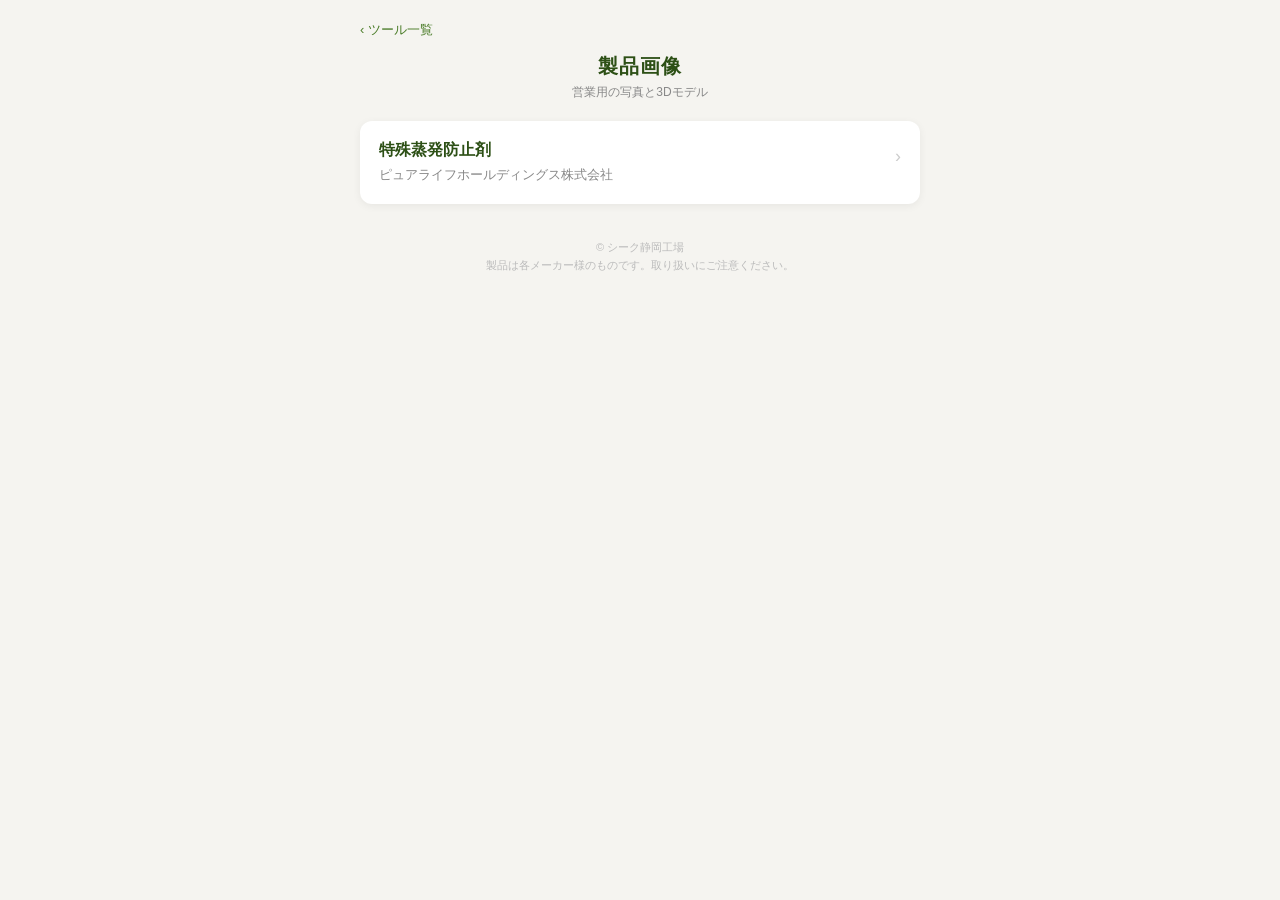
<file: products/index.html>
<!DOCTYPE html>
<html lang="ja">
<head>
<meta charset="UTF-8">
<meta name="viewport" content="width=device-width,initial-scale=1">
<meta name="robots" content="noindex,nofollow">
<title>製品画像 | シーク 社内ツール</title>
<link rel="icon" href="data:image/svg+xml,%3Csvg%20xmlns=%22http://www.w3.org/2000/svg%22%20viewBox=%220%200%20100%20100%22%3E%3Crect%20width=%22100%22%20height=%22100%22%20fill=%22%231565C0%22/%3E%3Ctext%20x=%2250%22%20y=%2272%22%20font-size=%2270%22%20font-family=%22sans-serif%22%20font-weight=%22bold%22%20fill=%22%23fff%22%20text-anchor=%22middle%22%3ES%3C/text%3E%3C/svg%3E">
<style>
*{box-sizing:border-box;margin:0;padding:0}
:root{--bg:#f5f4f0;--card:#fff;--pri:#2d5016;--pri2:#4a7c28;--txt:#1a1a1a;--sub:#888;--bdr:#e0ddd8;--rad:12px;--sh:0 2px 8px rgba(0,0,0,.06)}
body{font-family:-apple-system,"Hiragino Kaku Gothic ProN","Hiragino Sans",Meiryo,sans-serif;background:var(--bg);color:var(--txt);min-height:100vh;padding:20px 16px 40px}
.w{max-width:560px;margin:0 auto}
header{text-align:center;margin-bottom:20px}
h1{font-size:20px;font-weight:800;color:var(--pri);letter-spacing:.06em}
h1 small{display:block;font-size:12px;font-weight:400;color:var(--sub);margin-top:4px;letter-spacing:0}
a.back{display:inline-block;margin-bottom:14px;font-size:13px;color:var(--pri2);text-decoration:none}
a.back:hover{text-decoration:underline}
.tools{display:flex;flex-direction:column;gap:10px}
a.tool{display:block;background:var(--card);border-radius:var(--rad);padding:18px;box-shadow:var(--sh);text-decoration:none;color:var(--txt);transition:transform .12s,box-shadow .12s;border:1.5px solid transparent}
a.tool:hover{transform:translateY(-1px);box-shadow:0 4px 14px rgba(0,0,0,.1);border-color:var(--pri2)}
a.tool:active{transform:translateY(0)}
.tool-name{font-size:16px;font-weight:700;color:var(--pri);margin-bottom:4px}
.tool-desc{font-size:13px;color:var(--sub);line-height:1.5}
.tool-arrow{float:right;margin-top:6px;color:#ccc;font-size:18px}
.meta{margin:14px 0 4px;font-size:13px;color:var(--sub);line-height:1.6}
.meta b{color:var(--txt);font-weight:700}
h2{font-size:14px;font-weight:700;color:var(--pri);margin:26px 0 10px;padding-bottom:6px;border-bottom:1.5px solid var(--bdr)}
h2 span{float:right;font-size:11px;font-weight:400;color:var(--sub)}
.grid{display:grid;grid-template-columns:repeat(2,1fr);gap:10px}
figure{background:var(--card);border-radius:var(--rad);box-shadow:var(--sh);overflow:hidden}
figure img{display:block;width:100%;aspect-ratio:1;object-fit:cover;cursor:zoom-in;background:#fafafa}
figcaption{font-size:12px;color:var(--sub);padding:8px 10px 10px;line-height:1.4}
figcaption a{color:var(--pri2);text-decoration:none;font-size:11px}
figcaption a:hover{text-decoration:underline}
.model{background:var(--card);border-radius:var(--rad);box-shadow:var(--sh);overflow:hidden}
.model model-viewer{width:100%;height:340px;background:#fafafa;--poster-color:transparent}
.model model-viewer .dot{display:none}
.model model-viewer .dim{position:absolute;transform:translate(-50%,-50%);pointer-events:none;border:0;border-radius:4px;padding:3px 7px;background:#fff;color:var(--txt);font:700 12px/1 -apple-system,sans-serif;box-shadow:0 1px 3px rgba(0,0,0,.25);white-space:nowrap;--min-hotspot-opacity:0}
.model svg.dimlines{position:absolute;inset:0;width:100%;height:100%;pointer-events:none}
.model svg.dimlines line{stroke:#1e88e5;stroke-width:1.5;stroke-dasharray:3 2}
.model :is(.dimtoggle,.arbtn){position:absolute;top:10px;left:10px;border:1px solid var(--bdr);border-radius:16px;background:rgba(255,255,255,.9);color:var(--txt);font-size:12px;padding:5px 11px;cursor:pointer}
.model .arbtn{left:auto;right:10px}
.model .hide,.model .nodims :is(.dim,.dimlines),.model .ar :is(.dim,.dimlines,.dimtoggle){display:none}
.model .note{font-size:12px;color:var(--sub);padding:10px 12px;line-height:1.5}
#lb{position:fixed;inset:0;background:rgba(0,0,0,.92);display:none;align-items:center;justify-content:center;z-index:50;padding:12px}
#lb.on{display:flex}
#lb img{max-width:100%;max-height:100%;object-fit:contain}
#lb .x{position:absolute;top:10px;right:14px;color:#fff;font-size:34px;line-height:1;background:none;border:0;cursor:pointer}
footer{text-align:center;margin-top:34px;font-size:11px;color:#bbb;line-height:1.7}
@media(max-width:380px){.grid{grid-template-columns:1fr}}
</style>
</head>
<body>
<div class="w">
 <a class="back" id="back" href="../index.html">‹ ツール一覧</a>
 <header><h1 id="title">製品画像<small id="sub">営業用の写真と3Dモデル</small></h1></header>

 <div id="list" class="tools"></div>

 <div id="detail" hidden>
  <div class="meta" id="meta"></div>

  <h2>実写 <span id="c1"></span></h2>
  <div class="grid" id="photos"></div>

  <h2>3Dモデル <span>回して見る / iPhoneはARで実寸表示</span></h2>
  <div id="model3d"></div>
 </div>

 <footer>© シーク静岡工場<br>製品は各メーカー様のものです。取り扱いにご注意ください。</footer>
</div>

<div id="lb"><button class="x" aria-label="閉じる">×</button><img alt=""></div>

<script>
// 製品を足すときはこの配列に1件追加する。画像は products/img/ に置く。
const PRODUCTS = [
 {
  id: "koukin-kukan",
  name: "特殊蒸発防止剤",
  maker: "ピュアライフホールディングス株式会社",
  spec: "1L ボトル / 1ケース10本入（ディスポカップ1個付）",
  note: "ケース外寸 約 477 × 209 × 260 mm",
  photos: [
   ["koukin-case-closed",  "ケース（閉・斜め）"],
   ["koukin-case-open",    "ケース（開・中身）"],
   ["koukin-bottle-front", "ボトル 正面"],
   ["koukin-bottle-back",  "ボトル 裏面"]
  ],
  model: "img/koukin-case.glb"
 }
];

const $ = s => document.querySelector(s);

function card(base, cap){
  const f = document.createElement("figure");
  const src = "img/" + base + ".jpg";
  f.innerHTML = `<img src="${src}" alt="${cap}" loading="lazy">
    <figcaption>${cap}<br><a href="${src}" download>ダウンロード</a></figcaption>`;
  f.querySelector("img").onclick = () => {
    $("#lb img").src = src;
    $("#lb").classList.add("on");
  };
  return f;
}

function fill(el, list){
  el.textContent = "";
  list.forEach(([b, c]) => el.append(card(b, c)));
}

let viewerLoaded = false;
function show3d(p){
  const box = $("#model3d");
  if (!p.model){ box.innerHTML = '<div class="model"><p class="note">この製品はまだ3Dモデルがありません。</p></div>'; return; }
  // 開いたら自動で表示する。モデルは軽く保つこと（数MBを超えるとスマホの回線でつらい）
  box.innerHTML = `<div class="model">
    <model-viewer src="${p.model}" alt="${p.name}" loading="eager" reveal="auto"
      camera-controls touch-action="pan-y" ar ar-modes="webxr scene-viewer quick-look"
      shadow-intensity="1" exposure="0.9"
      camera-orbit="218deg 68deg 1.5m" min-camera-orbit="auto auto 0.6m">${dimsMarkup()}</model-viewer>
    <p class="note">ドラッグで回転、ピンチで拡大。iPhone / Android では右上の「ARで見る」で実寸のまま床に置けます。</p>
  </div>`;
  addDims(box.querySelector("model-viewer"));
  if (!viewerLoaded){
    const s = document.createElement("script");
    s.type = "module";
    s.src = "https://cdn.jsdelivr.net/npm/@google/model-viewer@3.5.0/dist/model-viewer.min.js";
    document.head.append(s);
    viewerLoaded = true;
  }
}

// 寸法線（modelviewer.dev の Annotations「Show Dimensions」と同じ作り）。
// 外接箱の角に見えない点、辺の中ほどに寸法ラベルを置き、点どうしを SVG の線で結ぶ。
// 値は getDimensions() から取るのでモデルを差し替えても直さなくてよい（GLBはメートル単位）
const DIMS = [ // [始点の角, 終点の角, ラベルの位置, ラベルの向き, 軸]  ±1 は外接箱の端
  [[ 1,-1, 1], [ 1,-1,-1], [ 1.05,-1.1, 0 ], " 1 0 0", "z"],
  [[ 1,-1,-1], [-1,-1,-1], [ 0  ,-1.1,-1.1], " 0 0 -1", "x"],   // 長辺は底の辺。見えている側の面だけ出る
  [[ 1,-1, 1], [-1,-1, 1], [ 0  ,-1.1, 1.1], " 0 0 1", "x"],
  [[-1,-1,-1], [-1,-1, 1], [-1.05,-1.1, 0 ], "-1 0 0", "z"]
];
// 高さは手前の角だと箱の真ん中に来て読みにくいので、画面でいちばん左に見える縦の辺に付け直す
const VERTS = [[1,1],[1,-1],[-1,-1],[-1,1]].map(([x, z]) => [[x,-1,z], [x,1,z]]);
const cornerName = v => "hotspot-dot" + v.join("_");
const corners = [...new Set(DIMS.flatMap(d => [d[0], d[1]]).concat(VERTS.flat()).map(v => v.join()))].map(k => k.split(",").map(Number));

function dimsMarkup(){
  return corners.map(v => `<button slot="${cornerName(v)}" class="dot" data-position="0 0 0"></button>`).join("")
    + DIMS.map((d, i) => `<button slot="hotspot-dim${i}" class="dim" data-position="0 0 0" data-normal="${d[3].trim()}"></button>`).join("")
    + `<span class="dim dim-h"></span>`
    + `<svg class="dimlines">${DIMS.map(() => "<line></line>").join("")}<line></line></svg>`
    + `<button type="button" class="dimtoggle">寸法を隠す</button>`
    + `<button slot="ar-button" class="arbtn">ARで見る</button>`;   // 既定の右下ボタンは底辺の寸法とかぶるので右上へ
}

function addDims(mv){
  const lines = mv.querySelectorAll("svg.dimlines line"), hLine = lines[DIMS.length], hLabel = mv.querySelector(".dim-h");
  const at = (c, h, f) => ["x", "y", "z"].map((a, i) => c[a] + h[a] * f[i]).join(" ");
  const pos = v => mv.queryHotspot(cornerName(v))?.canvasPosition;
  const setLine = (el, a, b) => { el.setAttribute("x1", a.x); el.setAttribute("y1", a.y); el.setAttribute("x2", b.x); el.setAttribute("y2", b.y); };
  const draw = () => {
    DIMS.forEach((d, i) => {
      const a = pos(d[0]), b = pos(d[1]);
      if (!a || !b) return;
      setLine(lines[i], a, b);
      lines[i].classList.toggle("hide", !mv.queryHotspot("hotspot-dim" + i)?.facingCamera);   // 裏側に回った辺は消す
    });
    const edges = VERTS.map(e => e.map(pos));
    if (edges.some(e => !e[0] || !e[1])) return;
    const [bot, top] = edges.reduce((m, e) => e[0].x + e[1].x < m[0].x + m[1].x ? e : m);
    setLine(hLine, bot, top);
    hLabel.style.left = Math.max((bot.x + top.x) / 2, hLabel.offsetWidth / 2 + 4) + "px";   // 画面の左端で切れないように
    hLabel.style.top = (bot.y + top.y) / 2 + "px";
  };
  mv.addEventListener("load", () => {
    const c = mv.getBoundingBoxCenter(), size = mv.getDimensions();
    const h = {x: size.x / 2, y: size.y / 2, z: size.z / 2};
    corners.forEach(v => mv.updateHotspot({name: cornerName(v), position: at(c, h, v)}));
    DIMS.forEach((d, i) => {
      mv.updateHotspot({name: "hotspot-dim" + i, position: at(c, h, d[2])});
      mv.querySelector(`[slot="hotspot-dim${i}"]`).textContent = Math.round(size[d[4]] * 1000) + " mm";
    });
    hLabel.textContent = Math.round(size.y * 1000) + " mm";
    requestAnimationFrame(draw);   // updateHotspot は次の描画で反映される
    mv.addEventListener("camera-change", draw);
  });
  const btn = mv.querySelector(".dimtoggle");
  btn.onclick = () => { btn.textContent = mv.classList.toggle("nodims") ? "寸法を表示" : "寸法を隠す"; };
  // WebXR の AR 中は画面に貼り付いた線が浮くので隠す（Quick Look / Scene Viewer は別アプリなので関係なし）
  mv.addEventListener("ar-status", e => mv.classList.toggle("ar", e.detail.status === "session-started"));
}

// 一覧（製品名だけ）。クリックすると #id が付いて詳細になる
function showList(){
  const el = $("#list");
  el.textContent = "";
  PRODUCTS.forEach(p => {
    const a = document.createElement("a");
    a.className = "tool";
    a.href = "#" + p.id;
    a.innerHTML = `<span class="tool-arrow">›</span>
      <div class="tool-name">${p.name}</div>
      <div class="tool-desc">${p.maker}</div>`;
    el.append(a);
  });
  $("#title").firstChild.textContent = "製品画像";
  $("#sub").textContent = "営業用の写真と3Dモデル";
  $("#back").href = "../index.html";
  $("#back").textContent = "‹ ツール一覧";
  $("#list").hidden = false;
  $("#detail").hidden = true;
  $("#model3d").textContent = "";      // 見えていない3Dは止めておく
}

function showDetail(p){
  $("#title").firstChild.textContent = p.name;
  $("#sub").textContent = p.maker;
  $("#back").href = "#";
  $("#back").textContent = "‹ 製品一覧";
  $("#meta").innerHTML = `${p.spec}${p.note ? "<br>" + p.note : ""}`;
  fill($("#photos"), p.photos);
  $("#c1").textContent = p.photos.length + "点";
  show3d(p);
  $("#list").hidden = true;
  $("#detail").hidden = false;
}

function route(){
  const p = PRODUCTS.find(x => x.id === location.hash.slice(1));
  p ? showDetail(p) : showList();
  scrollTo(0, 0);
}

addEventListener("hashchange", route);
route();

$("#lb").onclick = () => $("#lb").classList.remove("on");
addEventListener("keydown", e => { if (e.key === "Escape") $("#lb").classList.remove("on"); });
</script>
</body>
</html>
</file>
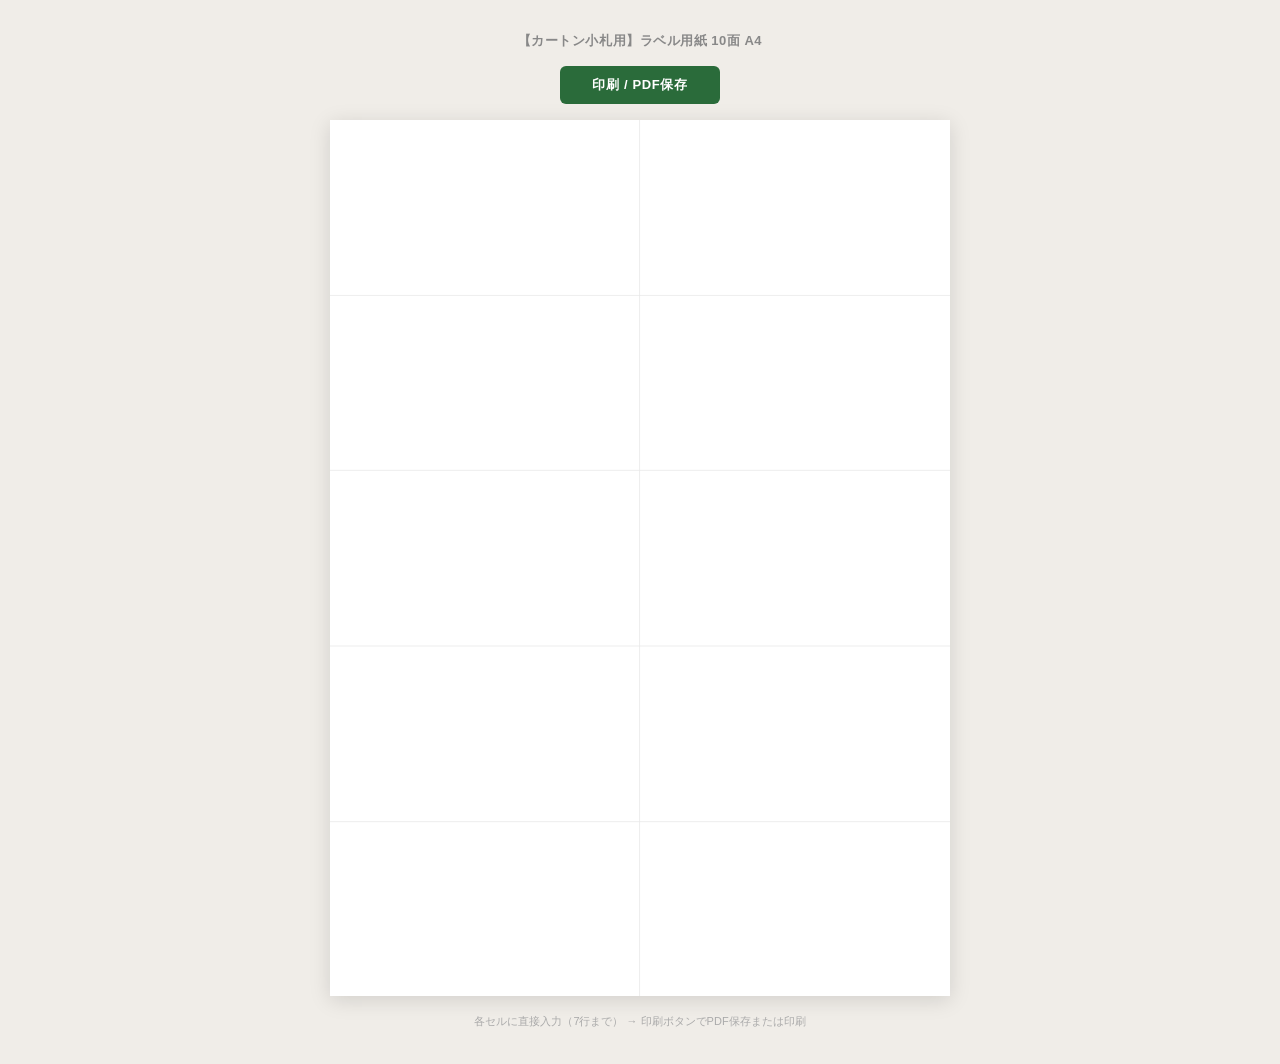
<file: form-label-a4.html>
<!DOCTYPE html>
<html lang="ja">
<head>
<meta charset="UTF-8">
<meta name="viewport" content="width=device-width, initial-scale=1.0">
<title>カートン小札用ラベル用紙</title>
<!-- ファビコン: 青地に白の「S」(Liberation Sans BoldのアウトラインをSVGパス化・画像ファイル不要) -->
<link rel="icon" href="data:image/svg+xml,%3Csvg%20xmlns=%22http://www.w3.org/2000/svg%22%20viewBox=%220%200%20100%20100%22%3E%3Crect%20width=%22100%22%20height=%22100%22%20fill=%22%231565C0%22/%3E%3Cg%20transform=%22translate(50%2050)%20scale(0.04276%20-0.04276)%20translate(-672.5%20-705.0)%22%3E%3Cpath%20d=%22M1286%20406Q1286%20199%201132.5%2089.5Q979%20-20%20682%20-20Q411%20-20%20257.0%2076.0Q103%20172%2059%20367L344%20414Q373%20302%20457.0%20251.5Q541%20201%20690%20201Q999%20201%20999%20389Q999%20449%20963.5%20488.0Q928%20527%20863.5%20553.0Q799%20579%20616%20616Q458%20653%20396.0%20675.5Q334%20698%20284.0%20728.5Q234%20759%20199.0%20802.0Q164%20845%20144.5%20903.0Q125%20961%20125%201036Q125%201227%20268.5%201328.5Q412%201430%20686%201430Q948%201430%201079.5%201348.0Q1211%201266%201249%201077L963%201038Q941%201129%20873.5%201175.0Q806%201221%20680%201221Q412%201221%20412%201053Q412%20998%20440.5%20963.0Q469%20928%20525.0%20903.5Q581%20879%20752%20842Q955%20799%201042.5%20762.5Q1130%20726%201181.0%20677.5Q1232%20629%201259.0%20561.5Q1286%20494%201286%20406Z%22%20fill=%22%23fff%22/%3E%3C/g%3E%3C/svg%3E">
<style>
*, *::before, *::after { box-sizing: border-box; margin: 0; padding: 0; }

body {
  font-family: 'Hiragino Kaku Gothic ProN', 'Hiragino Sans', 'Noto Sans JP', sans-serif;
  background: #f0ede8;
  min-height: 100vh;
  display: flex;
  flex-direction: column;
  align-items: center;
  padding: 32px 16px;
  gap: 16px;
}

h1 {
  font-size: 13px;
  font-weight: 600;
  letter-spacing: 0.04em;
  color: #888;
}

.print-btn {
  padding: 10px 32px;
  background: #2a6b3a;
  color: #fff;
  border: none;
  border-radius: 6px;
  font-family: inherit;
  font-size: 13px;
  font-weight: 600;
  cursor: pointer;
  letter-spacing: 0.05em;
}
.print-btn:hover { background: #225530; }
.print-btn:active { transform: scale(0.98); }

.hint {
  font-size: 11px;
  color: #aaa;
  text-align: center;
  line-height: 1.8;
}

.sheet-outer {
  width: 620px;
  height: 876px;
  overflow: hidden;
  box-shadow: 0 4px 20px rgba(0,0,0,0.13);
}

.sheet {
  width: 210mm;
  height: 297mm;
  background: #e8e8e8;
  display: grid;
  grid-template-columns: 1fr 1fr;
  grid-template-rows: repeat(5, 1fr);
  gap: 0.3mm;
  transform-origin: top left;
  transform: scale(0.781);
}

textarea {
  background: #fff;
  border: none;
  outline: none;
  resize: none;
  font-family: 'Hiragino Kaku Gothic ProN', 'Hiragino Sans', 'Noto Sans JP', sans-serif;
  font-size: 14pt;
  color: #111;
  line-height: 1.4;
  padding: 6mm;
  width: 100%;
  height: 100%;
  overflow: hidden;
}

textarea:focus { background: rgba(44,95,138,0.04); }

/* ============ PRINT ============ */
@media print {
  @page {
    size: 210mm 297mm portrait;
    margin: 0;
  }

  body { background: white; padding: 0; display: block; }
  h1, .print-btn, .hint { display: none; }

  .sheet-outer {
    width: 210mm;
    height: 297mm;
    box-shadow: none;
    overflow: visible;
  }

  .sheet {
    transform: none;
    background: white;
    gap: 0;
  }

  textarea {
    background: white !important;
    -webkit-print-color-adjust: exact;
    overflow: hidden;
  }
}
</style>
</head>
<body>

<h1>【カートン小札用】ラベル用紙 10面 A4</h1>

<button class="print-btn" onclick="window.print()">印刷 / PDF保存</button>

<div class="sheet-outer">
  <div class="sheet">
    <textarea></textarea>
    <textarea></textarea>
    <textarea></textarea>
    <textarea></textarea>
    <textarea></textarea>
    <textarea></textarea>
    <textarea></textarea>
    <textarea></textarea>
    <textarea></textarea>
    <textarea></textarea>
  </div>
</div>

<p class="hint">各セルに直接入力（7行まで） → 印刷ボタンでPDF保存または印刷</p>

<script>
const MAX_LINES = 7;
document.querySelectorAll('textarea').forEach(ta => {
  ta.addEventListener('keydown', e => {
    if (e.key === 'Enter') {
      if (ta.value.split('\n').length >= MAX_LINES) e.preventDefault();
    }
  });
  ta.addEventListener('input', () => {
    const lines = ta.value.split('\n');
    if (lines.length > MAX_LINES) {
      ta.value = lines.slice(0, MAX_LINES).join('\n');
    }
  });
});
</script>

</body>
</html>
</file>
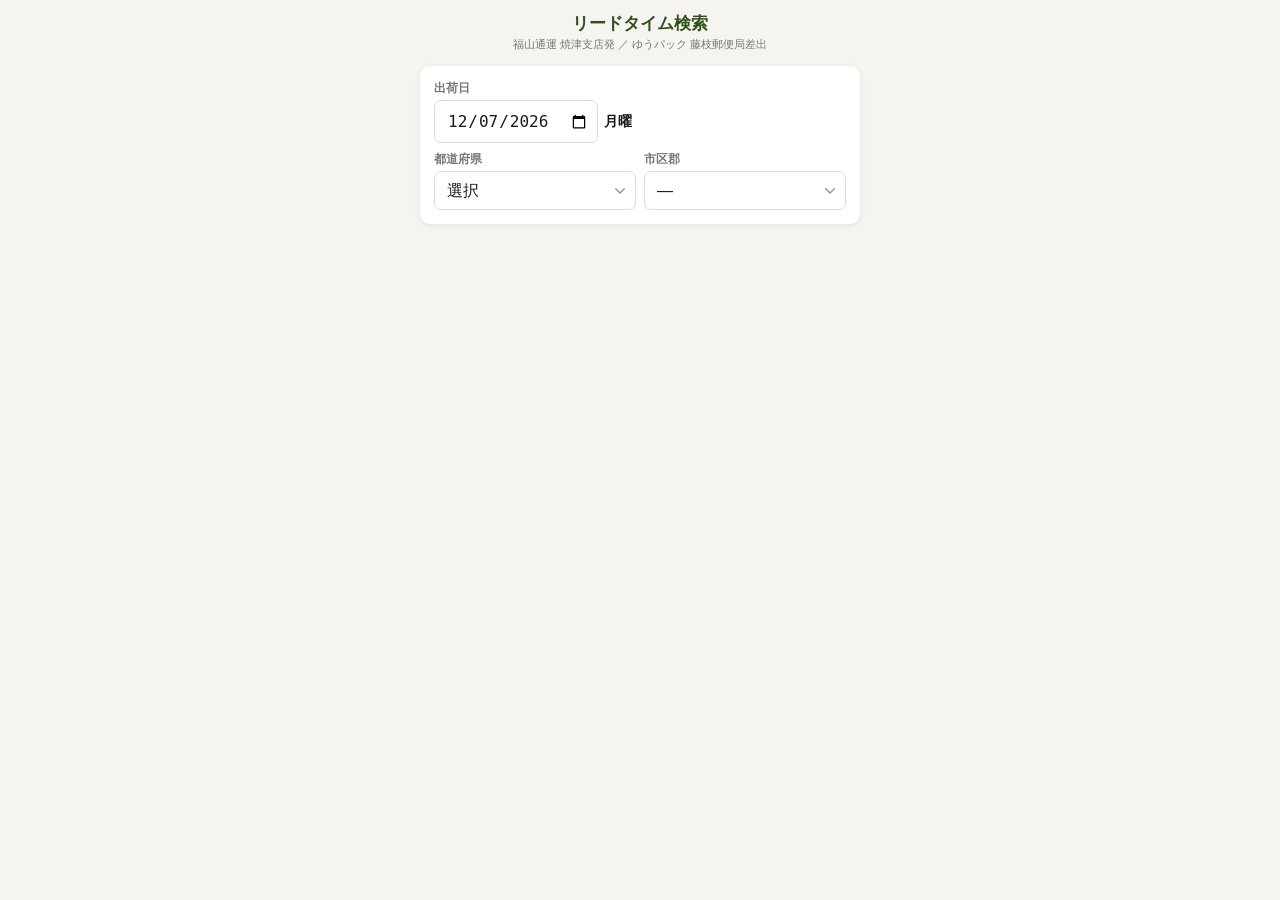
<file: lead-time.html>
<!DOCTYPE html>
<html lang="ja">
<head>
<meta charset="UTF-8">
<meta name="viewport" content="width=device-width,initial-scale=1,viewport-fit=cover">
<title>リードタイム検索（福山通運・ゆうパック）</title>
<!-- ファビコン: 青地に白の「S」(Liberation Sans BoldのアウトラインをSVGパス化・画像ファイル不要) -->
<link rel="icon" href="data:image/svg+xml,%3Csvg%20xmlns=%22http://www.w3.org/2000/svg%22%20viewBox=%220%200%20100%20100%22%3E%3Crect%20width=%22100%22%20height=%22100%22%20fill=%22%231565C0%22/%3E%3Cg%20transform=%22translate(50%2050)%20scale(0.04276%20-0.04276)%20translate(-672.5%20-705.0)%22%3E%3Cpath%20d=%22M1286%20406Q1286%20199%201132.5%2089.5Q979%20-20%20682%20-20Q411%20-20%20257.0%2076.0Q103%20172%2059%20367L344%20414Q373%20302%20457.0%20251.5Q541%20201%20690%20201Q999%20201%20999%20389Q999%20449%20963.5%20488.0Q928%20527%20863.5%20553.0Q799%20579%20616%20616Q458%20653%20396.0%20675.5Q334%20698%20284.0%20728.5Q234%20759%20199.0%20802.0Q164%20845%20144.5%20903.0Q125%20961%20125%201036Q125%201227%20268.5%201328.5Q412%201430%20686%201430Q948%201430%201079.5%201348.0Q1211%201266%201249%201077L963%201038Q941%201129%20873.5%201175.0Q806%201221%20680%201221Q412%201221%20412%201053Q412%20998%20440.5%20963.0Q469%20928%20525.0%20903.5Q581%20879%20752%20842Q955%20799%201042.5%20762.5Q1130%20726%201181.0%20677.5Q1232%20629%201259.0%20561.5Q1286%20494%201286%20406Z%22%20fill=%22%23fff%22/%3E%3C/g%3E%3C/svg%3E">
<style>
*{box-sizing:border-box;margin:0;padding:0}
:root{--bg:#f5f4f0;--card:#fff;--pri:#2d5016;--pri2:#4a7c28;--txt:#1a1a1a;--sub:#777;--bdr:#e0ddd8;--rad:10px;--sh:0 1px 6px rgba(0,0,0,.07)}
body{font-family:-apple-system,"Hiragino Kaku Gothic ProN","Hiragino Sans",Meiryo,sans-serif;background:var(--bg);color:var(--txt);min-height:100vh;padding:12px 12px calc(64px + env(safe-area-inset-bottom))}
.w{max-width:440px;margin:0 auto}
h1{font-size:17px;font-weight:700;color:var(--pri);text-align:center;margin-bottom:14px}
h1 small{display:block;font-size:11px;color:var(--sub);font-weight:400;margin-top:2px}
.c{background:var(--card);border-radius:var(--rad);padding:14px;box-shadow:var(--sh);margin-bottom:10px}
label{display:block;font-size:12px;font-weight:600;color:var(--sub);margin-bottom:3px}
select,input[type="date"]{width:100%;padding:10px 12px;border:1.5px solid var(--bdr);border-radius:7px;font-size:16px;background:#fff;-webkit-appearance:none;appearance:none;color:var(--txt)}
select{background:url("data:image/svg+xml,%3Csvg xmlns='http://www.w3.org/2000/svg' width='10' height='6'%3E%3Cpath d='M0 0l5 5 5-5' stroke='%23999' fill='none' stroke-width='1.5'/%3E%3C/svg%3E") no-repeat right 10px center;padding-right:28px}
.r{display:flex;gap:8px;margin-bottom:8px}.r:last-child{margin-bottom:0}.r>div{flex:1}
/* 日付＋曜日 */
.date-wrap{display:flex;align-items:center;gap:6px}
.date-wrap input[type="date"]{flex:0 1 auto;width:auto;min-width:0;padding-right:8px}
.date-dow{font-size:14px;font-weight:700;white-space:nowrap}
.hide{display:none}
.rc-title{font-size:14px;font-weight:700;color:var(--pri);text-align:center;margin-bottom:12px;letter-spacing:.08em}
/* タイムライン: 中央寄せ */
.tl{display:flex;align-items:stretch;gap:4px;padding:4px 0 10px;overflow-x:auto;justify-content:center}
.tl-day{flex:0 0 auto;min-width:54px;text-align:center;padding:8px 5px 6px;border-radius:8px;position:relative}
.tl-day.biz{background:#f0fdf4}
.tl-day.off{background:#f1f5f9}
.tl-day.hol{background:#fef2f2}
.tl-day.ship{background:#e0e7ff;border:2px solid #818cf8}
.tl-day.arr{background:#dcfce7;border:2px solid var(--pri2)}
.tl-md{font-size:20px;font-weight:800;line-height:1.1}
.tl-day.ship .tl-md{color:#4338ca}
.tl-day.arr .tl-md{color:var(--pri)}
.tl-day.off .tl-md,.tl-day.hol .tl-md{color:#94a3b8}
.tl-day.biz .tl-md{color:#64748b}
.tl-dw{font-size:14px;font-weight:700;margin-top:2px}
.tl-day.off .tl-dw{color:#94a3b8}
.tl-day.hol .tl-dw{color:#f87171}
.tl-day.ship .tl-dw{color:#6366f1}
.tl-day.arr .tl-dw{color:var(--pri2)}
.tl-day.biz .tl-dw{color:#94a3b8}
.tl-tag{font-size:12px;font-weight:800;margin-top:4px;line-height:1}
.tl-tag.st{color:#6366f1}
.tl-tag.at{color:var(--pri)}
.tl-tag.ht{color:#f87171}
/* メイン結果 */
.main-res{text-align:center;padding:4px 0 0}
.mr-date{font-size:38px;font-weight:900;color:var(--pri);line-height:1}
.mr-dow{font-size:22px;font-weight:700;color:var(--pri2);margin-top:2px}
.mr-time{display:inline-block;margin-top:6px;padding:4px 18px;border-radius:20px;font-size:16px;font-weight:700}
.mr-time.am{background:#dbeafe;color:#1e40af}
.mr-time.pm{background:#fef3c7;color:#92400e}
.mr-time.no{background:#f3f4f6;color:#6b7280}
.mr-lt{font-size:12px;color:var(--sub);margin-top:8px}
.rn{font-size:12px;color:#b45309;margin-top:6px;font-weight:600;text-align:center}
.alt{margin-top:8px;padding:9px 12px;background:#f0f7ff;border-radius:6px;font-size:13px;color:#1e40af;line-height:1.5;text-align:center}
.alt b{font-weight:700}
.ex{margin-top:6px;padding:7px 10px;background:#fafaf8;border-radius:5px;font-size:12px;color:var(--sub);line-height:1.5}
.ex b{color:var(--txt);font-weight:600}
.fee{margin-top:6px;padding:7px 10px;background:#fff7ed;border:1px solid #fed7aa;border-radius:5px;font-size:12px;color:#9a3412;line-height:1.5}
.fee b{font-weight:700}
/* ゆうパック: 色の変数だけ差し替えて福山通運と同じ部品を使う */
.yp-card{--pri:#be185d;--pri2:#db2777;background:#fff5f9;border:1px solid #fbcfe8}
.yp-card .tl-day.biz{background:#fff}
.yp-card .tl-day.arr{background:#fce7f3}
.yp-card .rn{color:var(--pri2);font-weight:500}
.fee .fee-all{font-weight:700;color:#dc2626}
.hb{display:inline-block;margin-left:3px;padding:0 5px;border-radius:3px;font-size:10px;font-weight:700;vertical-align:middle}
.hb.h{background:#fee2e2;color:#dc2626}.hb.w{background:#fef3c7;color:#b45309}
.ld{text-align:center;padding:16px;color:var(--sub);font-size:13px}
</style>
</head>
<body>
<div class="w">
<h1>リードタイム検索<small>福山通運 焼津支店発 ／ ゆうパック 藤枝郵便局差出</small></h1>
<div class="c">
 <div class="r"><div><label>出荷日</label><div class="date-wrap"><input type="date" id="sd"><span class="date-dow" id="dw"></span></div></div></div>
 <div class="r"><div><label>都道府県</label><select id="sp"><option value="">選択</option></select></div><div><label>市区郡</label><select id="sc"><option value="">―</option></select></div></div>
</div>
<div class="c hide" id="rc">
 <div class="ld" id="lm">祝日データ取得中...</div>
 <div class="hide" id="ri">
  <div class="rc-title">福山通運 最短到着</div>
  <div class="tl" id="timeline"></div>
  <div class="main-res">
   <div class="mr-date" id="ad"></div>
   <div class="mr-dow" id="aw"></div>
   <div id="at"></div>
   <div class="mr-lt" id="li"></div>
  </div>
  <div class="rn" id="ni"></div>
  <div class="alt hide" id="altInfo"></div>
  <div class="ex hide" id="ei"></div>
  <div class="fee hide" id="feeInfo"></div>
 </div>
</div>
<!-- ゆうパック: 福山通運と同じ見た目を薄ピンクのテーマで -->
<div class="c yp-card hide" id="yc">
 <div class="rc-title">ゆうパック 最短到着</div>
 <div class="tl" id="ytl"></div>
 <div class="main-res">
  <div class="mr-date" id="yad"></div>
  <div class="mr-dow" id="yaw"></div>
  <div id="yat"></div>
  <div class="mr-lt" id="yli"></div>
 </div>
 <div class="alt" id="ysea"></div>
 <div class="rn" id="yni">ゆうパックは土日祝も配達します</div>
</div>
</div>
<script src="leadtime-data.js"></script>
<script>
const D=LEADTIME;  // データは leadtime-data.js が正本
const P=D.p,R=D.d;
let H={},HL=false;

async function init(){
 try{const r=await fetch("https://holidays-jp.github.io/api/v1/date.json");if(r.ok){H=await r.json();HL=true;for(let yr=2025;yr<=2030;yr++){if(!Object.keys(H).some(k=>k.startsWith(yr+'-')))genHol(yr)}}else fb()}catch(e){fb()}
 sd.value=nextBiz();ud();calc();
}
function fb(){
 // ルールベース祝日計算（2000-2099対応）
 // fallback: 2025-2030を確実にカバー
 for(let yr=2025;yr<=2030;yr++)genHol(yr);
 HL=true;
}
function genHol(y){
 const a=(d,n)=>{H[y+'-'+String(d).padStart(2,'0')+'-'+String(n).padStart(2,'0')]=1};
 const mon=(m,w)=>{// 第w月曜
  let d=new Date(y,m-1,1),c=0;
  while(c<w){if(d.getDay()===1)c++;if(c<w)d.setDate(d.getDate()+1)}
  return d.getDate()};
 // 春分・秋分（近似式、2000-2099）
 const se=Math.floor(20.8431+0.242194*(y-1980)-Math.floor((y-1980)/4));
 const ae=Math.floor(23.2488+0.242194*(y-1980)-Math.floor((y-1980)/4));
 // 固定祝日
 a(1,1);  // 元日
 a(2,11); // 建国記念の日
 a(2,23); // 天皇誕生日
 a(4,29); // 昭和の日
 a(5,3);  // 憲法記念日
 a(5,4);  // みどりの日
 a(5,5);  // こどもの日
 a(8,11); // 山の日
 a(11,3); // 文化の日
 a(11,23);// 勤労感謝の日
 // ハッピーマンデー
 a(1,mon(1,2));  // 成人の日
 a(7,mon(7,3));  // 海の日
 a(9,mon(9,3));  // 敬老の日
 a(10,mon(10,2));// スポーツの日
 // 春分・秋分
 a(3,se); a(9,ae);
 // 振替休日: 祝日が日曜なら翌月曜
 const ds=y+'-';
 Object.keys(H).filter(k=>k.startsWith(ds)).forEach(k=>{
  const d=new Date(k);
  if(d.getDay()===0){const nx=new Date(d);nx.setDate(nx.getDate()+1);H[fm(nx)]=1}
 });
 // 国民の休日: 祝日に挟まれた平日
 Object.keys(H).filter(k=>k.startsWith(ds)).forEach(k=>{
  const d=new Date(k);d.setDate(d.getDate()+2);const k2=fm(d);
  if(k2 in H){const mid=new Date(k);mid.setDate(mid.getDate()+1);const mk=fm(mid);if(!(mk in H)&&mid.getDay()!==0)H[mk]=1}
 });
}

const $=id=>document.getElementById(id);
const WD=['日','月','火','水','木','金','土'];
function fm(d){return d.getFullYear()+'-'+String(d.getMonth()+1).padStart(2,'0')+'-'+String(d.getDate()).padStart(2,'0')}
function dw(s){return WD[new Date(s).getDay()]}
function we(s){const w=new Date(s).getDay();return w===0||w===6}
function nb(s){return we(s)||(s in H)}

function pLT(c){const m=c.match(/^(\d+)(AM|PM)?$/);return m?{d:+m[1],t:m[2]||null}:null}

// カレンダー日で加算し、着日が非営業日なら翌営業日へ
function ca(sd,code){
 const lt=pLT(code);if(!lt)return null;
 let a=new Date(sd);
 a.setDate(a.getDate()+lt.d);
 let as=fm(a);
 // 着日が非営業日なら翌営業日
 const shifted=nb(as);
 while(nb(as)){a.setDate(a.getDate()+1);as=fm(a)}
 // 時間帯
 let tl,tc,altDate=null,altDow=null;
 if(lt.t){
  if(shifted){tl='午前中';tc='am'}  // 余裕あり→午前
  else{tl=lt.t==='AM'?'午前中':'午後';tc=lt.t==='AM'?'am':'pm'}
 }else{
  tl='日中着';tc='no';
  // 時間指定したい場合: 翌営業日午前
  let na=new Date(as);
  na.setDate(na.getDate()+1);
  let nas=fm(na);
  while(nb(nas)){na.setDate(na.getDate()+1);nas=fm(na)}
  altDate=nas;altDow=dw(nas);
 }
 return{date:as,dow:dw(as),time:tl,tc:tc,altDate:altDate,altDow:altDow}
}

const sp=$('sp'),sc=$('sc'),sd=$('sd');
P.forEach((p,i)=>{const o=document.createElement('option');o.value=i;o.textContent=p;sp.appendChild(o)});
// デフォルト: 翌平日（今日が平日なら今日、休日なら次の平日）
function nextBiz(){let d=new Date();d.setDate(d.getDate()+1);let ds=fm(d);while(we(ds)||(ds in H)){d.setDate(d.getDate()+1);ds=fm(d)}return ds}

function ud(){
 const v=sd.value;if(!v)return;
 const d=dw(v);
 let h=d+'曜';
 if(v in H)h+='<span class="hb h">祝</span>';
 else if(we(v))h+='<span class="hb w">休</span>';
 $('dw').innerHTML=h;
}
sd.addEventListener('change',()=>{ud();calc()});

sp.addEventListener('change',()=>{
 const pi=sp.value;
 sc.innerHTML='<option value="">選択</option>';
 if(pi==='')return;
 const cs=[];R.forEach(r=>{if(r[0]==pi&&!cs.includes(r[1]))cs.push(r[1])});
 cs.sort();
 cs.forEach(c=>{const o=document.createElement('option');o.value=c;o.textContent=c;sc.appendChild(o)});
 calc();
});
sc.addEventListener('change',calc);

// タイムライン: 出荷日から着日まで1日ずつ
function renderTL(tl,sv,ad){
 tl.innerHTML='';
 let cur=new Date(sv);const arrD=new Date(ad);
 while(cur<=arrD){
  const cs=fm(cur),d=document.createElement('div');
  d.className='tl-day';
  const isShip=cs===sv,isArr=cs===ad;
  if(isShip)d.classList.add('ship');
  else if(isArr)d.classList.add('arr');
  else if(cs in H)d.classList.add('hol');
  else if(we(cs))d.classList.add('off');
  else d.classList.add('biz');
  let tag='';
  if(isShip)tag='<div class="tl-tag st">出荷</div>';
  else if(isArr)tag='<div class="tl-tag at">着日</div>';
  else if(cs in H)tag='<div class="tl-tag ht">祝</div>';
  else if(we(cs))tag='<div class="tl-tag" style="color:#94a3b8">休</div>';
  d.innerHTML='<div class="tl-md">'+(cur.getMonth()+1)+'/'+cur.getDate()+'</div><div class="tl-dw">'+dw(cs)+'</div>'+tag;
  tl.appendChild(d);
  cur.setDate(cur.getDate()+1);
 }
}

function calc(){
 const pi=sp.value,ci=sc.value,sv=sd.value;
 const rc=$('rc'),ri=$('ri');
 $('yc').classList.add('hide');
 if(!pi||!ci||!sv){rc.classList.add('hide');return}
 rc.classList.remove('hide');
 if(!HL){$('lm').classList.remove('hide');ri.classList.add('hide');return}
 $('lm').classList.add('hide');ri.classList.remove('hide');

 const ms=R.filter(r=>r[0]==pi&&r[1]===ci);
 if(!ms.length){$('ad').textContent='データなし';$('aw').textContent='';$('at').innerHTML='';$('li').textContent='';$('ni').textContent='';$('altInfo').classList.add('hide');$('ei').classList.add('hide');$('feeInfo').classList.add('hide');$('timeline').innerHTML='';return}

 const mn=ms.find(r=>!r[3]||r[3]==='');
 const exs=ms.filter(r=>r[3]&&r[3]!=='');
 const rec=mn||ms[0];
 const lt=rec[2],note=rec.length>4?rec[4]:'';
 const res=ca(sv,lt);
 if(!res){$('ad').textContent='エラー';return}
 const pl=pLT(lt);

 const shipD=new Date(sv),arrD=new Date(res.date);
 renderTL($('timeline'),sv,res.date);

 // メイン結果
 $('ad').textContent=(arrD.getMonth()+1)+'/'+arrD.getDate();
 $('aw').textContent=res.dow+'曜日';
 $('at').innerHTML='<span class="mr-time '+res.tc+'">'+res.time+'</span>';
 $('li').textContent='LT: '+lt+'（出荷日+'+pl.d+'日）';
 $('ni').textContent=note?'⚠ '+note:'';

 // 時間指定代替表示
 if(res.altDate){
  const altD=new Date(res.altDate);
  $('altInfo').classList.remove('hide');
  $('altInfo').innerHTML='時間指定の場合 → <b>'+(altD.getMonth()+1)+'/'+altD.getDate()+'('+res.altDow+') 午前中〜</b>';
 }else{
  $('altInfo').classList.add('hide');
 }

 if(exs.length){
  $('ei').classList.remove('hide');
  let eh='<b>例外地区あり:</b><br>';
  exs.forEach(er=>{
   const eres=ca(sv,er[2]);
   if(eres){const ed=new Date(eres.date);eh+=er[3]+' → '+(ed.getMonth()+1)+'/'+ed.getDate()+'('+eres.dow+') '+eres.time;if(er.length>4&&er[4])eh+=' ⚠'+er[4];eh+='<br>'}
  });
  $('ei').innerHTML=eh;
 }else{$('ei').classList.add('hide')}

 // 別途手数料地域表示
 const fi=$('feeInfo');
 // メインが手数料地域か
 const mainFee=note==='別途手数料地域';
 // 例外地区で手数料のもの
 const excFee=ms.filter(r=>r[3]&&r[3]!==''&&r.length>4&&r[4]==='別途手数料地域');
 if(mainFee){
  fi.classList.remove('hide');
  fi.innerHTML='<span class="fee-all">⚠ 全域が別途手数料地域</span>';
  $('ni').textContent='';
 }else if(excFee.length){
  fi.classList.remove('hide');
  const areas=excFee.map(r=>r[3]).join('、');
  fi.innerHTML='<b>⚠ 別途手数料地域:</b> '+areas;
 }else{
  fi.classList.add('hide');
 }

 // ゆうパック（土日祝も配達するので着日の休日送りなし）
 const yr=YUPACK_LEADTIME.d.find(r=>r[0]==pi&&r[1]===ci),yl=yr&&pLT(yr[2]);
 $('yc').classList.remove('hide');
 if(!yl){$('ysea').classList.add('hide');$('ytl').innerHTML='';$('yad').textContent='データなし';$('yaw').textContent='';$('yat').innerHTML='';$('yli').textContent='';return}
 const yd=new Date(sv);yd.setDate(yd.getDate()+yl.d);const ys=fm(yd);
 const yt=yl.t==='AM'?['午前中','am']:yl.t==='PM'?['午後','pm']:['日中着','no'];
 renderTL($('ytl'),sv,ys);
 $('yad').textContent=(yd.getMonth()+1)+'/'+yd.getDate();
 $('yaw').textContent=dw(ys)+'曜日';
 $('yat').innerHTML='<span class="mr-time '+yt[1]+'">'+yt[0]+'</span>';
 $('yli').textContent='LT: '+yr[2]+'（出荷日+'+yl.d+'日・午後差出・日本郵便 '+YUPACK_LEADTIME.at.replace(/-/g,'/')+'時点）';
 // 航空機搭載不可（スプレー缶・アルコール）の製品: 船便の県は日数が変わる（出荷ツールと同じ YUPACK_SEA_DAYS）
 const sea=YUPACK_SEA_DAYS[P[pi]],ys2=$('ysea');ys2.classList.remove('hide');
 if(sea&&sea>yl.d){const sd2=new Date(sv);sd2.setDate(sd2.getDate()+sea);
  ys2.innerHTML='航空機搭載不可の製品（船便） → <b>'+(sd2.getMonth()+1)+'/'+sd2.getDate()+'('+dw(fm(sd2))+')</b>（出荷日+'+sea+'日）';}
 else ys2.textContent='航空機搭載不可の製品も同じ日数';
}

init();
</script>
</body>
</html>
</file>
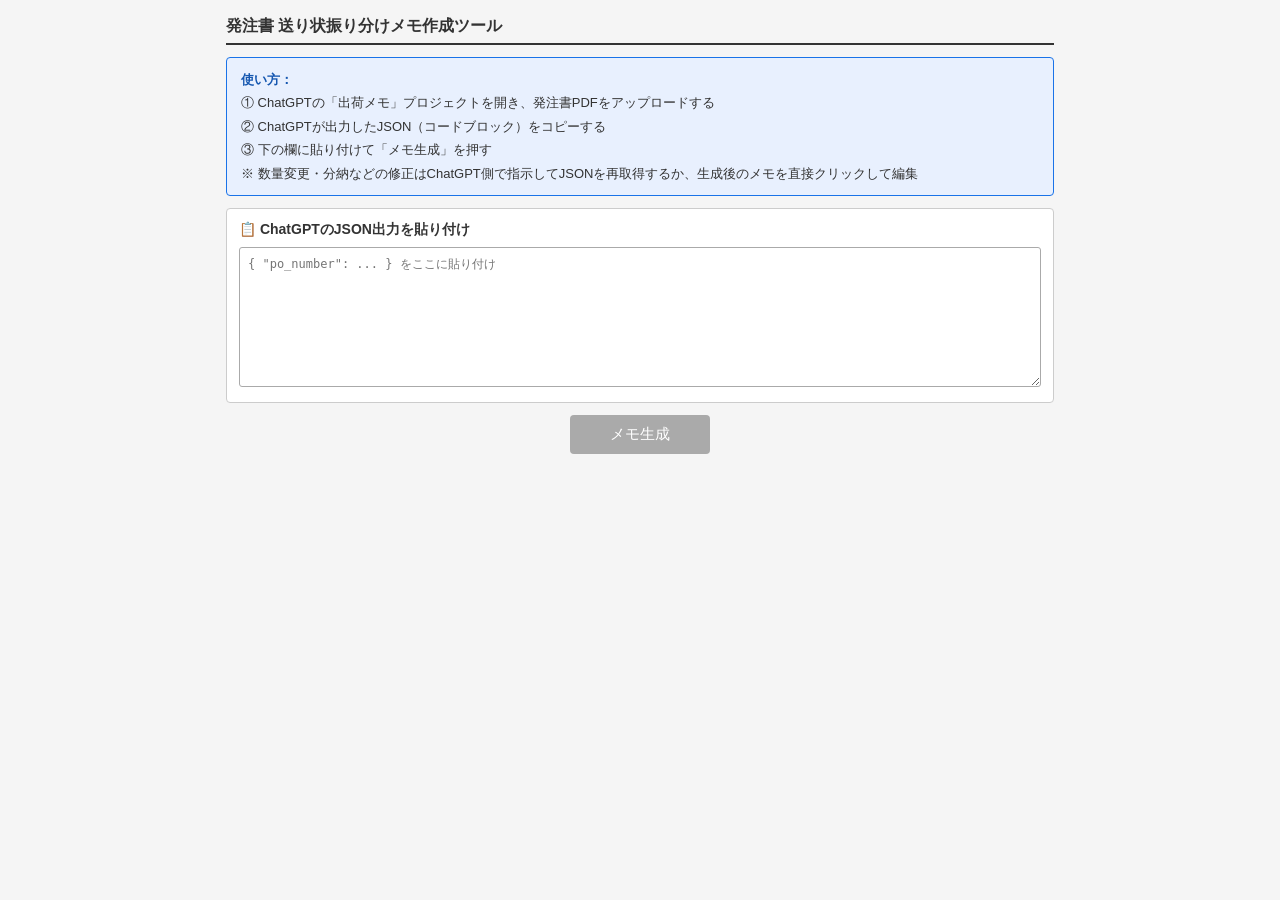
<file: shipping-memo.html>
<!DOCTYPE html>
<html lang="ja">
<head>
<meta charset="UTF-8">
<meta name="viewport" content="width=device-width, initial-scale=1.0">
<title>発注書 送り状振り分けメモ作成ツール</title>
<!-- ファビコン: 青地に白の「S」(Liberation Sans BoldのアウトラインをSVGパス化・画像ファイル不要) -->
<link rel="icon" href="data:image/svg+xml,%3Csvg%20xmlns=%22http://www.w3.org/2000/svg%22%20viewBox=%220%200%20100%20100%22%3E%3Crect%20width=%22100%22%20height=%22100%22%20fill=%22%231565C0%22/%3E%3Cg%20transform=%22translate(50%2050)%20scale(0.04276%20-0.04276)%20translate(-672.5%20-705.0)%22%3E%3Cpath%20d=%22M1286%20406Q1286%20199%201132.5%2089.5Q979%20-20%20682%20-20Q411%20-20%20257.0%2076.0Q103%20172%2059%20367L344%20414Q373%20302%20457.0%20251.5Q541%20201%20690%20201Q999%20201%20999%20389Q999%20449%20963.5%20488.0Q928%20527%20863.5%20553.0Q799%20579%20616%20616Q458%20653%20396.0%20675.5Q334%20698%20284.0%20728.5Q234%20759%20199.0%20802.0Q164%20845%20144.5%20903.0Q125%20961%20125%201036Q125%201227%20268.5%201328.5Q412%201430%20686%201430Q948%201430%201079.5%201348.0Q1211%201266%201249%201077L963%201038Q941%201129%20873.5%201175.0Q806%201221%20680%201221Q412%201221%20412%201053Q412%20998%20440.5%20963.0Q469%20928%20525.0%20903.5Q581%20879%20752%20842Q955%20799%201042.5%20762.5Q1130%20726%201181.0%20677.5Q1232%20629%201259.0%20561.5Q1286%20494%201286%20406Z%22%20fill=%22%23fff%22/%3E%3C/g%3E%3C/svg%3E">
<style>
  * { box-sizing: border-box; margin: 0; padding: 0; }
  body { font-family: 'Meiryo', 'Hiragino Kaku Gothic ProN', sans-serif; background: #f5f5f5; color: #333; font-size: 14px; }
  .container { max-width: 860px; margin: 0 auto; padding: 16px; }
  h1 { font-size: 16px; border-bottom: 2px solid #333; padding-bottom: 6px; margin-bottom: 12px; }

  .howto { background: #e8f0fe; border: 1px solid #1a73e8; padding: 10px 14px; margin-bottom: 12px; border-radius: 4px; font-size: 13px; line-height: 1.8; }
  .howto b { color: #1557b0; }

  .paste-section { background: #fff; border: 1px solid #ccc; padding: 12px; margin-bottom: 12px; border-radius: 4px; }
  .paste-section h2 { font-size: 14px; font-weight: bold; margin-bottom: 8px; }
  .paste-section textarea { width: 100%; font-family: monospace; font-size: 12px; padding: 8px; border: 1px solid #aaa; border-radius: 3px; resize: vertical; min-height: 140px; }

  .run-area { text-align: center; margin-bottom: 16px; }
  .run-btn { font-size: 15px; padding: 10px 40px; background: #1a73e8; color: #fff; border: none; border-radius: 4px; cursor: pointer; }
  .run-btn:hover { background: #1557b0; }
  .run-btn:disabled { background: #aaa; cursor: default; }

  .error { background: #fdecea; border: 1px solid #f5c6cb; color: #721c24; padding: 10px 14px; border-radius: 4px; margin-bottom: 12px; font-size: 13px; }

  .output-header { display: flex; justify-content: space-between; align-items: center; margin-bottom: 4px; }
  .output-header h2 { font-size: 14px; font-weight: bold; }
  .print-note { font-size: 11px; color: #888; margin-bottom: 8px; }

  /* 工場メモHTML版 */
  .factory-memo { background: #fff; border: 2px solid #333; padding: 16px; margin-bottom: 16px; }
  .memo-header { text-align: center; font-weight: bold; font-size: 15px; padding-bottom: 8px; border-bottom: 2px solid #333; margin-bottom: 4px; }
  .memo-subheader { font-size: 12px; color: #666; margin-bottom: 12px; }
  .slip-block { border: 2px solid #333; border-radius: 4px; margin-bottom: 10px; overflow: hidden; page-break-inside: avoid; }
  .slip-title-pallet { background: #333; color: #fff; padding: 4px 12px; font-weight: bold; font-size: 13px; }
  .slip-title-box { background: #eee; color: #333; padding: 4px 12px; font-weight: bold; font-size: 13px; border-bottom: 2px solid #333; }
  .slip-body { padding: 6px 12px; font-size: 13px; line-height: 1.6; }
  .slip-body [contenteditable] { outline: none; }
  .slip-body [contenteditable]:focus { background: #ffffdd; }
  .slip-addr { font-size: 11px; color: #666; margin-bottom: 4px; }
  .slip-dates { margin-bottom: 4px; }
  .slip-items { border-top: 1px solid #ddd; padding-top: 4px; margin-bottom: 4px; }
  .slip-item-lot { color: #888; padding-left: 2em; }
  .slip-footer { border-top: 1px solid #ddd; padding-top: 4px; display: flex; gap: 16px; flex-wrap: wrap; font-size: 13px; }
  .slip-footer span { white-space: nowrap; }
  .slip-insurance { font-weight: bold; }
  .slip-warning { margin-top: 4px; padding: 3px 8px; background: #fff3cd; color: #856404; font-size: 12px; border-radius: 3px; }
  .memo-legend { font-size: 11px; color: #999; text-align: center; margin-top: 6px; }

  .email-output { background: #fff; border: 1px solid #ccc; padding: 16px; margin-bottom: 16px; border-radius: 4px; }
  .email-output pre { background: #f4f4f4; border: 1px solid #ddd; padding: 12px; font-family: 'Meiryo', monospace; font-size: 13px; white-space: pre-wrap; line-height: 1.7; }

  button { font-size: 13px; padding: 5px 14px; border: 1px solid #666; border-radius: 3px; cursor: pointer; background: #fff; }
  button:hover { background: #eee; }
  button.primary { background: #333; color: #fff; border-color: #333; }
  button.primary:hover { background: #555; }
  button.copy-btn { background: #1a73e8; color: #fff; border-color: #1a73e8; font-size: 12px; padding: 3px 10px; }
  button.copy-btn:hover { background: #1557b0; }

  @media print {
    body { background: #fff; font-size: 12px; }
    .no-print { display: none !important; }
    .factory-memo { border: 1px solid #000; }
    .slip-block { border: 1.5px solid #000; }
    .slip-body [contenteditable]:focus { background: transparent; }
    .container { max-width: 100%; padding: 8px; }
  }
</style>
</head>
<body>
<div class="container">
  <h1 class="no-print">発注書 送り状振り分けメモ作成ツール</h1>

  <div class="howto no-print">
    <b>使い方：</b><br>
    ① ChatGPTの「出荷メモ」プロジェクトを開き、発注書PDFをアップロードする<br>
    ② ChatGPTが出力したJSON（コードブロック）をコピーする<br>
    ③ 下の欄に貼り付けて「メモ生成」を押す<br>
    ※ 数量変更・分納などの修正はChatGPT側で指示してJSONを再取得するか、生成後のメモを直接クリックして編集
  </div>

  <div class="paste-section no-print">
    <h2>📋 ChatGPTのJSON出力を貼り付け</h2>
    <textarea id="jsonInput" placeholder='{ "po_number": ... } をここに貼り付け' oninput="onJsonInput()"></textarea>
  </div>

  <div class="run-area no-print">
    <button class="run-btn" id="runBtn" onclick="run()" disabled>メモ生成</button>
  </div>

  <div class="error no-print" id="errorArea" style="display:none;"></div>

  <div id="outputArea" style="display:none;">
    <div class="output-header no-print">
      <h2>📋 工場用メモ（この枠内が印刷されます）</h2>
      <button class="primary" onclick="window.print()">印刷</button>
    </div>
    <div class="print-note no-print">※ 各フィールドをクリックして直接編集できます。編集後に印刷してください。</div>
    <div class="factory-memo" id="factoryMemo"></div>

    <div class="no-print">
      <div class="output-header">
        <h2>✉️ メール用テキスト</h2>
        <button class="copy-btn" onclick="copyEmail()">コピー</button>
      </div>
      <div class="email-output">
        <pre id="emailText"></pre>
      </div>
    </div>
  </div>
</div>

<script>
// ─── 入力監視 ───
function onJsonInput() {
  const v = document.getElementById('jsonInput').value.trim();
  document.getElementById('runBtn').disabled = !v;
}

// ─── 実行 ───
function run() {
  hideError();
  const raw = document.getElementById('jsonInput').value.trim();
  if (!raw) { showError('JSONを貼り付けてください。'); return; }

  // コードブロック記号・前置きを除去してJSON部分を抽出
  let cleaned = raw.replace(/```json\s*/g, '').replace(/```\s*/g, '').trim();
  const start = cleaned.indexOf('{');
  const end = cleaned.lastIndexOf('}');
  if (start === -1 || end === -1) {
    showError('JSONが見つかりません。ChatGPTの出力（{ から } まで）をそのまま貼り付けてください。');
    return;
  }
  cleaned = cleaned.slice(start, end + 1);

  let data;
  try {
    data = JSON.parse(cleaned);
  } catch (err) {
    showError('JSONの解析に失敗しました：' + err.message + '\nChatGPTのコードブロック全体をコピーし直してください。');
    return;
  }
  if (!data.destinations || !Array.isArray(data.destinations)) {
    showError('destinations（納品先）データがありません。プロジェクトのルールファイルが読み込まれているか確認してください。');
    return;
  }

  try {
    renderOutput(data);
  } catch (err) {
    showError('メモ生成エラー：' + err.message);
  }
}

// ─── 保険金額計算 ───
function calcInsurance(taxExclAmount) {
  const taxIncl = Math.round(taxExclAmount * 1.1);
  let man = Math.ceil(taxIncl / 10000);
  if (man < 5) man = 5;
  return man;
}

// ─── 出荷日計算 ───
function calcShipDate(delivDateStr) {
  if (!delivDateStr || delivDateStr === '最短') return null;
  let m, d;
  const match1 = delivDateStr.match(/(\d+)月(\d+)日/);
  const match2 = delivDateStr.match(/(\d{4})\/(\d+)\/(\d+)/);
  if (match1) { m = parseInt(match1[1]); d = parseInt(match1[2]); }
  else if (match2) { m = parseInt(match2[2]); d = parseInt(match2[3]); }
  else return null;
  const year = new Date().getFullYear();
  const delivDt = new Date(year, m - 1, d);
  let shipDt = new Date(delivDt);
  shipDt.setDate(shipDt.getDate() - 1);
  if (shipDt.getDay() === 0) shipDt.setDate(shipDt.getDate() - 2);
  if (shipDt.getDay() === 6) shipDt.setDate(shipDt.getDate() - 1);
  return (shipDt.getMonth() + 1) + '月' + shipDt.getDate() + '日';
}

// ─── HTML出力生成 ───
function renderOutput(data) {
  const delivDate = data.delivery_date || '＿月＿日';
  const shipDateStr = calcShipDate(delivDate);

  let html = '';
  html += '<div class="memo-header" contenteditable="true">出荷メモ　' + esc(data.client) + '</div>';
  html += '<div class="memo-subheader" contenteditable="true">発注書No：' + esc(data.po_number) + '　｜　納期：' + esc(delivDate) + '</div>';

  data.destinations.forEach(dest => {
    let destTaxExcl = dest.subtotal_excl_tax;
    if (!destTaxExcl) {
      destTaxExcl = 0;
      dest.items.forEach(item => {
        const master = (data.products || []).find(p => p.name === item.name);
        const unitPrice = master ? master.unit_price : 0;
        destTaxExcl += unitPrice * item.quantity;
      });
    }
    const insurance = calcInsurance(destTaxExcl);
    const totalCs = dest.items.reduce((s, it) => s + (parseFloat(it.cs) || 0), 0);
    const totalCsCeil = Math.ceil(totalCs);
    const isPallet = dest.shipping_type === 'pallet';
    const typeIcon = isPallet ? '■' : '□';
    const typeLabel = isPallet ? 'パレット' : 'バラ';
    const titleClass = isPallet ? 'slip-title-pallet' : 'slip-title-box';

    // 概算重量（整数切り上げ）
    const estWeight = dest.estimated_weight_kg ? Math.ceil(dest.estimated_weight_kg) : null;

    html += '<div class="slip-block">';
    html += '<div class="' + titleClass + '" contenteditable="true">' + typeIcon + ' ' + esc(dest.name) + '（' + typeLabel + '）</div>';
    html += '<div class="slip-body">';

    if (dest.address || dest.contact) {
      html += '<div class="slip-addr" contenteditable="true">';
      if (dest.address) html += esc(dest.address);
      if (dest.contact) html += '　' + esc(dest.contact);
      html += '</div>';
    }

    html += '<div class="slip-dates" contenteditable="true">出荷日：' + (shipDateStr || '＿＿月＿＿日') + '　→　到着日：' + esc(delivDate) + '</div>';

    html += '<div class="slip-items">';
    dest.items.forEach(item => {
      const formStr = item.form ? '（' + esc(item.form) + '）' : '';
      html += '<div class="slip-item-name" contenteditable="true">　' + esc(item.name) + formStr + '　' + item.quantity + '個' + csDetailStr(item) + '</div>';
      html += '<div class="slip-item-lot" contenteditable="true">lot：＿＿＿＿＿＿</div>';
    });
    html += '</div>';

    html += '<div class="slip-footer">';
    if (isPallet) {
      html += '<span contenteditable="true">個口：＿＿（' + totalCsCeil + '㌜）</span>';
    } else {
      html += '<span contenteditable="true">個口：' + totalCsCeil + 'ケース</span>';
    }
    let weightStr = '重量：＿＿＿＿ kg';
    if (estWeight) weightStr += '（おおよそ' + estWeight + 'kgくらい）';
    html += '<span contenteditable="true">' + weightStr + '</span>';
    html += '<span class="slip-insurance" contenteditable="true">保険入力 [' + insurance + ']</span>';
    html += '</div>';

    if (dest.needs_split_review) {
      html += '<div class="slip-warning">※ ㌜数・重量が多いためパレット分割の可能性あり</div>';
    }

    html += '</div></div>';
  });

  if (data.notes) {
    html += '<div style="font-size:12px; color:#666; margin-top:8px; padding:6px;" contenteditable="true">備考：' + esc(data.notes) + '</div>';
  }

  html += '<div class="memo-legend">■ 黒帯 = パレット出荷　｜　□ 白帯 = バラ箱出荷</div>';

  document.getElementById('factoryMemo').innerHTML = html;

  // ── メール用テキスト ──
  let e = '';
  e += '出荷日：' + (shipDateStr || '＿＿月＿＿日') + '　→　納品日：' + esc(delivDate) + '\n\n';

  data.destinations.forEach(dest => {
    const typeLabel = dest.shipping_type === 'pallet' ? 'パレット' : 'バラ';
    e += '【' + dest.name + '宛】（' + typeLabel + '）\n';
    dest.items.forEach(item => {
      const formStr = item.form ? '（' + item.form + '）' : '';
      e += '◆' + item.name + formStr + '、' + item.quantity + '個' + csDetailStr(item) + '\n';
      e += '　lot：＿＿＿＿\n';
    });
    e += '福山通運送り状番号：＿＿＿＿＿＿＿＿＿＿\n\n';
  });

  document.getElementById('emailText').textContent = e.trim();
  document.getElementById('outputArea').style.display = 'block';
  document.getElementById('outputArea').scrollIntoView({ behavior: 'smooth' });
}

// ─── CS表記（セット品は「n本組×入数○セット×○CS」） ───
function csDetailStr(item) {
  const pq = item.pack_qty || 1;
  if (pq > 1 && item.case_count && item.cs) {
    return '（' + pq + '本組×入数' + item.case_count + 'セット×' + item.cs + 'CS）';
  } else if (item.case_count && item.cs) {
    return '（' + item.case_count + '入×' + item.cs + '㌜）';
  } else if (item.cs) {
    return '（' + item.cs + '㌜）';
  }
  return '';
}

// ─── ユーティリティ ───
function esc(str) { return String(str).replace(/&/g,'&amp;').replace(/</g,'&lt;').replace(/>/g,'&gt;'); }
function copyEmail() {
  const text = document.getElementById('emailText').textContent;
  navigator.clipboard.writeText(text).then(() => {
    const btn = document.querySelector('.copy-btn');
    btn.textContent = 'コピー済み';
    setTimeout(() => btn.textContent = 'コピー', 1500);
  });
}
function showError(msg) { const el = document.getElementById('errorArea'); el.textContent = msg; el.style.display = 'block'; }
function hideError() { document.getElementById('errorArea').style.display = 'none'; }
</script>
</body>
</html>
</file>
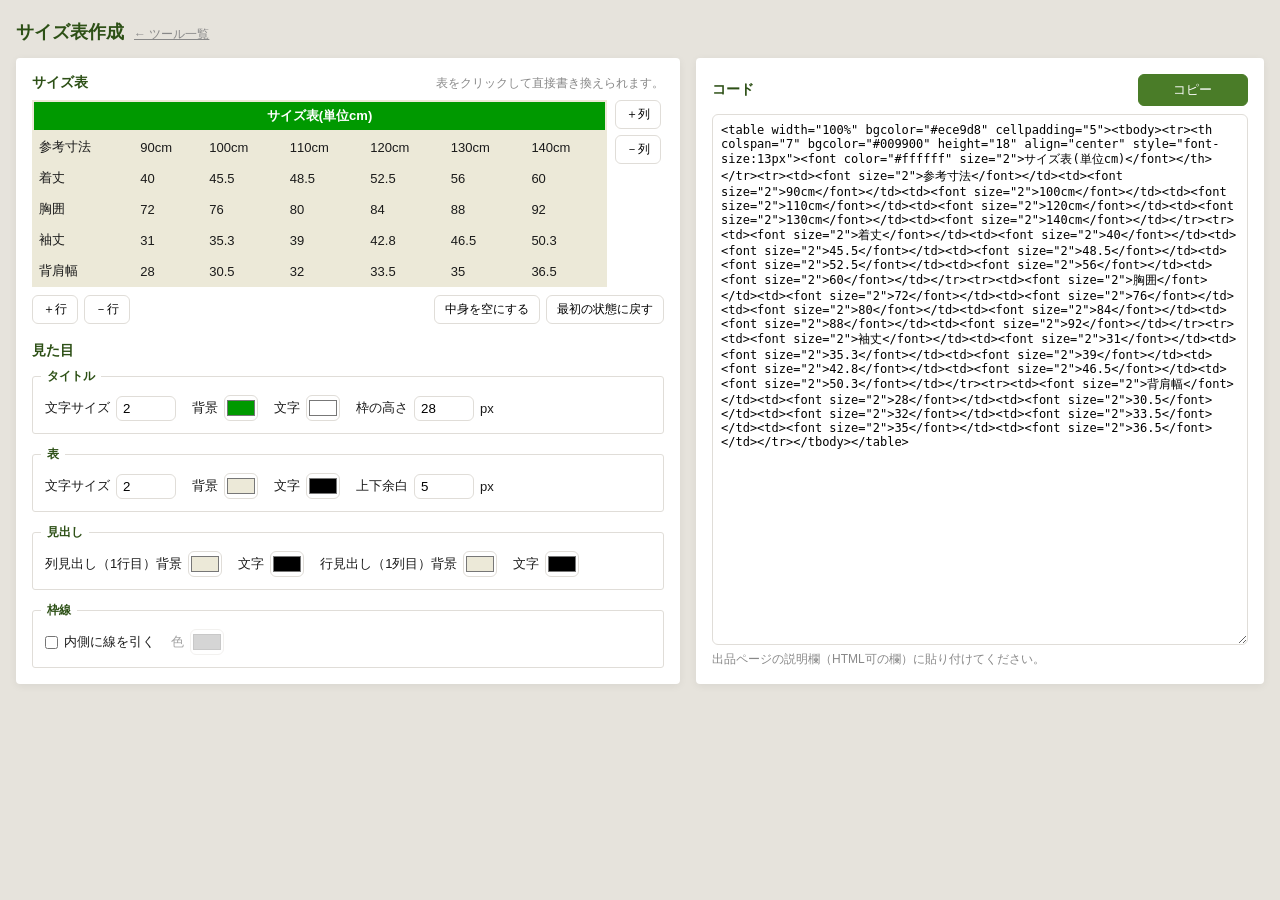
<file: size-table.html>
<!DOCTYPE html>
<html lang="ja">
<head>
<meta charset="UTF-8">
<meta name="viewport" content="width=device-width,initial-scale=1">
<title>サイズ表作成</title>
<style>
/* プレビューは出品先と同じ見え方にするため、リセットを掛けない（cellpaddingが効かなくなる） */
:where(:not(#preview *)){box-sizing:border-box;margin:0;padding:0}
:root{--bg:#e6e3dc;--card:#fff;--pri:#2d5016;--pri2:#4a7c28;--sub:#888;--bdr:#e0ddd8;--rad:4px}
body{font-family:-apple-system,"Hiragino Kaku Gothic ProN","Hiragino Sans",Meiryo,sans-serif;background:var(--bg);color:#1a1a1a;padding:20px 16px}
h1{font-size:18px;color:var(--pri);margin-bottom:14px}
h1 a{font-size:12px;font-weight:400;color:var(--sub);margin-left:10px}
/* 左は表（575px）＋列ボタンがちょうど収まる幅、コード欄は残りの幅 */
.cols{display:grid;grid-template-columns:minmax(0,664px) minmax(280px,1fr);gap:16px}
@media(max-width:860px){.cols{grid-template-columns:1fr}}
section{background:var(--card);border-radius:var(--rad);padding:16px;box-shadow:0 2px 8px rgba(0,0,0,.06);min-width:0}
h2{font-size:14px;color:var(--pri);margin:0 0 8px}
h2:not(:first-child){margin-top:18px}
.opts{display:flex;flex-direction:column;gap:12px;font-size:13px}
.opts fieldset{border:1px solid var(--bdr);border-radius:3px;padding:10px 12px 12px;display:flex;flex-wrap:wrap;align-items:center;gap:8px 16px}
.opts legend{font-size:12px;font-weight:700;color:var(--pri);padding:0 6px;margin-left:-4px}
.opts label{display:flex;align-items:center;gap:6px}
.opts input[type=text],.opts input[type=number]{padding:4px 6px;border:1px solid var(--bdr);border-radius:6px}
.opts input[type=text]{width:12em}
.opts input[type=number]{width:4.5em}
.opts input[type=color]{width:34px;height:26px;padding:0;border:1px solid var(--bdr);border-radius:6px;background:none;cursor:pointer}
.opts select{padding:3px}
.opts label:has(:disabled){opacity:.4}
#preview [contenteditable]{cursor:text}
/* 列を足した直後は中身が空で幅がほぼ0になるため、空のセルだけ編集画面で幅を確保（出力コードには影響しない） */
#preview td>font:empty{display:inline-block;min-width:3em}
#preview [contenteditable]:hover{outline:1px dashed #c9a800;outline-offset:-2px}
#preview [contenteditable]:focus{outline:2px solid #e0b800;outline-offset:-2px}
.btns{display:flex;flex-wrap:wrap;gap:6px;margin-top:8px}
.edit{display:flex;align-items:flex-start;gap:8px}
.edit #preview{flex:1;min-width:0}
.colbtns{flex-direction:column;margin-top:0;flex-shrink:0}
.left{display:flex;flex-direction:column;gap:16px;min-width:0}
/* コード欄は左列と同じ高さまで伸ばして下端をそろえる */
.codebox{display:flex;flex-direction:column}
.codebox #code{flex:1;min-height:180px}
button{padding:5px 10px;border:1px solid var(--bdr);border-radius:6px;background:#fff;cursor:pointer;font-size:12px}
button:hover{border-color:var(--pri2)}
#copy{background:var(--pri2);color:#fff;border-color:var(--pri2);font-size:13px;padding:6px 14px;min-width:8.5em;transition:transform .08s,background .15s}
#copy:active{transform:scale(.94)}
#copy.done{background:var(--pri)}
#code.flash{animation:flash .6s}
@keyframes flash{from{background:#e3f0d6}to{background:#fff}}
.hint{font-size:12px;color:var(--sub);margin-top:6px}
/* Shoplist（PC）の商品説明欄と同じ幅。表は width=100% なので広い画面だと横に伸びる */
#preview{overflow-x:auto;max-width:575px}
#code{width:100%;height:180px;font-family:Menlo,Consolas,monospace;font-size:12px;padding:8px;border:1px solid var(--bdr);border-radius:6px;resize:vertical}
.row{display:flex;align-items:center;justify-content:space-between;gap:12px;margin-bottom:8px}
.row h2{flex-shrink:0}
.row h2{margin:0}
</style>
</head>
<body>
<h1>サイズ表作成<a href="index.html">← ツール一覧</a></h1>
<div class="cols">
 <div class="left">
 <section>
  <div class="row"><h2>サイズ表</h2><p class="hint" style="margin:0">表をクリックして直接書き換えられます。</p></div>
  <input type="hidden" id="title" value="サイズ表(単位cm)">
  <div class="edit">
   <div id="preview"></div>
   <div class="btns colbtns"><button data-act="addCol">＋列</button><button data-act="delCol">－列</button></div>
  </div>
  <div class="btns">
   <button data-act="addRow">＋行</button><button data-act="delRow">－行</button>
   <button data-act="clear" style="margin-left:auto">中身を空にする</button><button data-act="reset">最初の状態に戻す</button>
  </div>

  <h2>見た目</h2>
  <div class="opts">
   <fieldset><legend>タイトル</legend>
    <label>文字サイズ <input type="number" id="titleSize" min="1" max="4" step="0.2" value="2"></label>
    <label>背景 <input type="color" id="titleBg" value="#009900"></label>
    <label>文字 <input type="color" id="titleFg" value="#ffffff"></label>
    <label>枠の高さ <input type="number" id="titleH" min="20" max="80" step="2" value="28"> px</label>
   </fieldset>
   <fieldset><legend>表</legend>
    <label>文字サイズ <input type="number" id="size" min="1.4" max="4" step="0.2" value="2"></label>
    <label>背景 <input type="color" id="tableBg" value="#ece9d8"></label>
    <label>文字 <input type="color" id="tableFg" value="#000000"></label>
    <label>上下余白 <input type="number" id="pad" min="0" max="20" value="5"> px</label>
   </fieldset>
   <fieldset><legend>見出し</legend>
    <label>列見出し（1行目）背景 <input type="color" id="colBg" value="#ece9d8"></label>
    <label>文字 <input type="color" id="colFg" value="#000000"></label>
    <label>行見出し（1列目）背景 <input type="color" id="rowBg" value="#ece9d8"></label>
    <label>文字 <input type="color" id="rowFg" value="#000000"></label>
   </fieldset>
   <fieldset><legend>枠線</legend>
    <label><input type="checkbox" id="border"> 内側に線を引く</label>
    <label>色 <input type="color" id="borderColor" value="#999999" disabled></label>
   </fieldset>
  </div>
 </section>
 </div>
 <section class="codebox">
  <div class="row"><h2>コード</h2><button id="copy">コピー</button></div>
  <textarea id="code" readonly></textarea>
  <p class="hint">出品ページの説明欄（HTML可の欄）に貼り付けてください。</p>
 </section>
</div>
<script>
const $ = id => document.getElementById(id);
let data = [
 ['参考寸法','90cm','100cm','110cm','120cm','130cm','140cm'],
 ['着丈','40','45.5','48.5','52.5','56','60'],
 ['胸囲','72','76','80','84','88','92'],
 ['袖丈','31','35.3','39','42.8','46.5','50.3'],
 ['背肩幅','28','30.5','32','33.5','35','36.5'],
];
const PX = [0,10,13,16,18]; // font size 1〜4 の実際の大きさ
const fontPx = v => { const i = Math.min(3, Math.floor(v)); return +(PX[i] + (PX[i+1]-PX[i])*(v-i)).toFixed(1); };
// font size は整数しか効かないので、半端な値は近い整数＋px指定で出す（px指定が消されても整数側で表示される）
const fontAttr = (val, def) => { const v = Math.min(4, Math.max(1, +val || def)); return Number.isInteger(v) ? `"${v}"` : `"${Math.round(v)}" style="font-size:${fontPx(v)}px"`; };
const esc = s => s.replace(/&/g,'&amp;').replace(/</g,'&lt;').replace(/>/g,'&gt;').replace(/"/g,'&quot;');

// 出品先でCSSが消えることがあるため、元の出品と同じ bgcolor / font タグ形式で出す
// th の font-size は、小さい文字が th の標準サイズの行の下側に寄るのを防ぐため（消されても見た目が少し下がるだけ）
function makeCode(){
 const cols = Math.max(...data.map(r=>r.length));
 const sz = fontAttr($('size').value, 2);
 // frame="void" rules="all" で外枠なし・内側の罫線だけ
 const bd = $('border').checked ? ` border="1" frame="void" rules="all" cellspacing="0" bordercolor="${$('borderColor').value}"` : '';
 const p = Math.max(0, parseInt($('pad').value) || 0), pad = ` cellpadding="${p}"`;
 // height は余白を含まないので、枠の高さから上下の余白を引く（文字より低い値にはならない）
 const tv = Math.min(4, Math.max(1, +$('titleSize').value || 2));
 const ht = ` height="${Math.max(fontPx(tv), (+$('titleH').value || 28) - 2*p)}"`;
 let h = `<table width="100%" bgcolor="${$('tableBg').value}"${bd}${pad}><tbody>`;
 h += `<tr><th colspan="${cols}" bgcolor="${$('titleBg').value}"${ht} align="center" style="font-size:${fontPx(tv)}px"><font color="${$('titleFg').value}" size=${fontAttr(tv, 1)}>${esc($('title').value)}</font></th></tr>`;
 // 見出しの色は、触ったものだけ出す（触っていなければ表の背景・黒文字のまま＝元の形）
 const set = id => $(id).dataset.touched ? $(id).value : '';
 const cell = (c, bg, fg) => `<td${bg ? ` bgcolor="${bg}"` : ''}><font${fg ? ` color="${fg}"` : ''} size=${sz}>${esc(c)}</font></td>`;
 const fg = set('tableFg');
 data.forEach((r,i) => {
  h += '<tr>'+r.map((c,j) => i===0 ? cell(c, set('colBg'), set('colFg') || fg) : j===0 ? cell(c, set('rowBg'), set('rowFg') || fg) : cell(c, '', fg)).join('')+'</tr>';
 });
 return h + '</tbody></table>';
}
// 入力内容をこのブラウザに残し、次に開いたとき続きから使えるようにする
const KEY = 'size-table', IDS = ['title','titleSize','titleBg','titleFg','titleH','size','tableBg','tableFg','pad','colBg','colFg','rowBg','rowFg','border','borderColor'];
function save(){
 const v = {}; IDS.forEach(id => { const e = $(id); v[id] = { val: e.type==='checkbox' ? e.checked : e.value, t: !!e.dataset.touched }; });
 try { localStorage.setItem(KEY, JSON.stringify({ data, v })); } catch {}
}
function load(){
 let s; try { s = JSON.parse(localStorage.getItem(KEY)); } catch {}
 if (!s || !Array.isArray(s.data)) return;
 data = s.data;
 IDS.forEach(id => { const o = s.v?.[id], e = $(id); if (!o) return; e.type==='checkbox' ? e.checked = o.val : e.value = o.val; if (o.t) e.dataset.touched = 1; });
}
function setCode(){ $('code').value = makeCode(); save(); }
// プレビューを描き直し、タイトルとセルをその場で書き換えられるようにする
function update(){
 $('borderColor').disabled = !$('border').checked; setCode();
 const pv = $('preview'); pv.innerHTML = $('code').value;
 pv.querySelectorAll('tr').forEach((tr,i) => [...tr.cells].forEach((td,j) => {
  td.contentEditable = 'plaintext-only';
  if (i === 0) td.dataset.title = 1; else { td.dataset.r = i-1; td.dataset.c = j; }
 }));
}

const pv = $('preview');
// 入力中に描き直すとカーソルが飛ぶので、コードだけ更新する。見た目はフォーカスが表の外へ出たときに整え直す
pv.addEventListener('input', e => {
 const t = e.target.closest('[contenteditable]'), v = t.innerText.trim();
 if (t.dataset.title) $('title').value = v; else data[t.dataset.r][t.dataset.c] = v;
 setCode();
});
pv.addEventListener('focusout', e => { if (!pv.contains(e.relatedTarget)) update(); });
pv.addEventListener('keydown', e => { if (e.key === 'Enter' && !e.isComposing) e.preventDefault(); });
pv.addEventListener('paste', e => {
 const t = e.target.closest('[contenteditable]'), txt = e.clipboardData.getData('text/plain');
 if (t.dataset.title || !/[\t\n]/.test(txt.trim())) { e.preventDefault(); document.execCommand('insertText', false, txt.trim().replace(/\s*\n\s*/g,' ')); return; }
 e.preventDefault();
 const r0 = +t.dataset.r, c0 = +t.dataset.c;
 txt.replace(/\r/g,'').replace(/\n+$/,'').split('\n').forEach((line,i)=>{
  line.split('\t').forEach((v,j)=>{
   const r=r0+i, c=c0+j;
   while (data.length<=r) data.push(Array(data[0].length).fill(''));
   if (c>=data[0].length) data.forEach(row=>{ while(row.length<=c) row.push(''); });
   data[r][c] = v.trim();
  });
 });
 update();
});
document.querySelector('.cols').addEventListener('click', e => {
 const a = e.target.dataset.act; if (!a) return;
 if (a==='addRow') data.push(Array(data[0].length).fill(''));
 if (a==='delRow' && data.length>1) data.pop();
 if (a==='addCol') data.forEach(r=>r.push(''));
 if (a==='delCol' && data[0].length>1) data.forEach(r=>r.pop());
 if (a==='reset') { if (!confirm('表の中身と見た目をすべて最初の状態に戻しますか？')) return; try { localStorage.removeItem(KEY); } catch {} return location.reload(); }
 if (a==='clear') data = data.map((r,i)=>r.map((c,j)=>i&&j?'':c)); // 見出しの行・列は残す
 update();
});
['title','titleBg','titleFg','titleH','titleSize','tableBg','size','pad','border','borderColor'].forEach(id=>$(id).addEventListener('input', update));
['tableFg','colBg','colFg','rowBg','rowFg'].forEach(id=>$(id).addEventListener('input', e=>{ e.target.dataset.touched = 1; update(); }));
$('copy').addEventListener('click', async () => {
 try { await navigator.clipboard.writeText($('code').value); }
 catch { $('code').select(); document.execCommand('copy'); }
 const b = $('copy'), c = $('code'); b.textContent = '✓ コピーしました'; b.classList.add('done');
 c.classList.remove('flash'); void c.offsetWidth; c.classList.add('flash'); // 連続で押してももう一度光らせる
 clearTimeout(b._t); b._t = setTimeout(()=>{ b.textContent = 'コピー'; b.classList.remove('done'); }, 1500);
});
load(); update();
</script>
</body>
</html>
</file>
